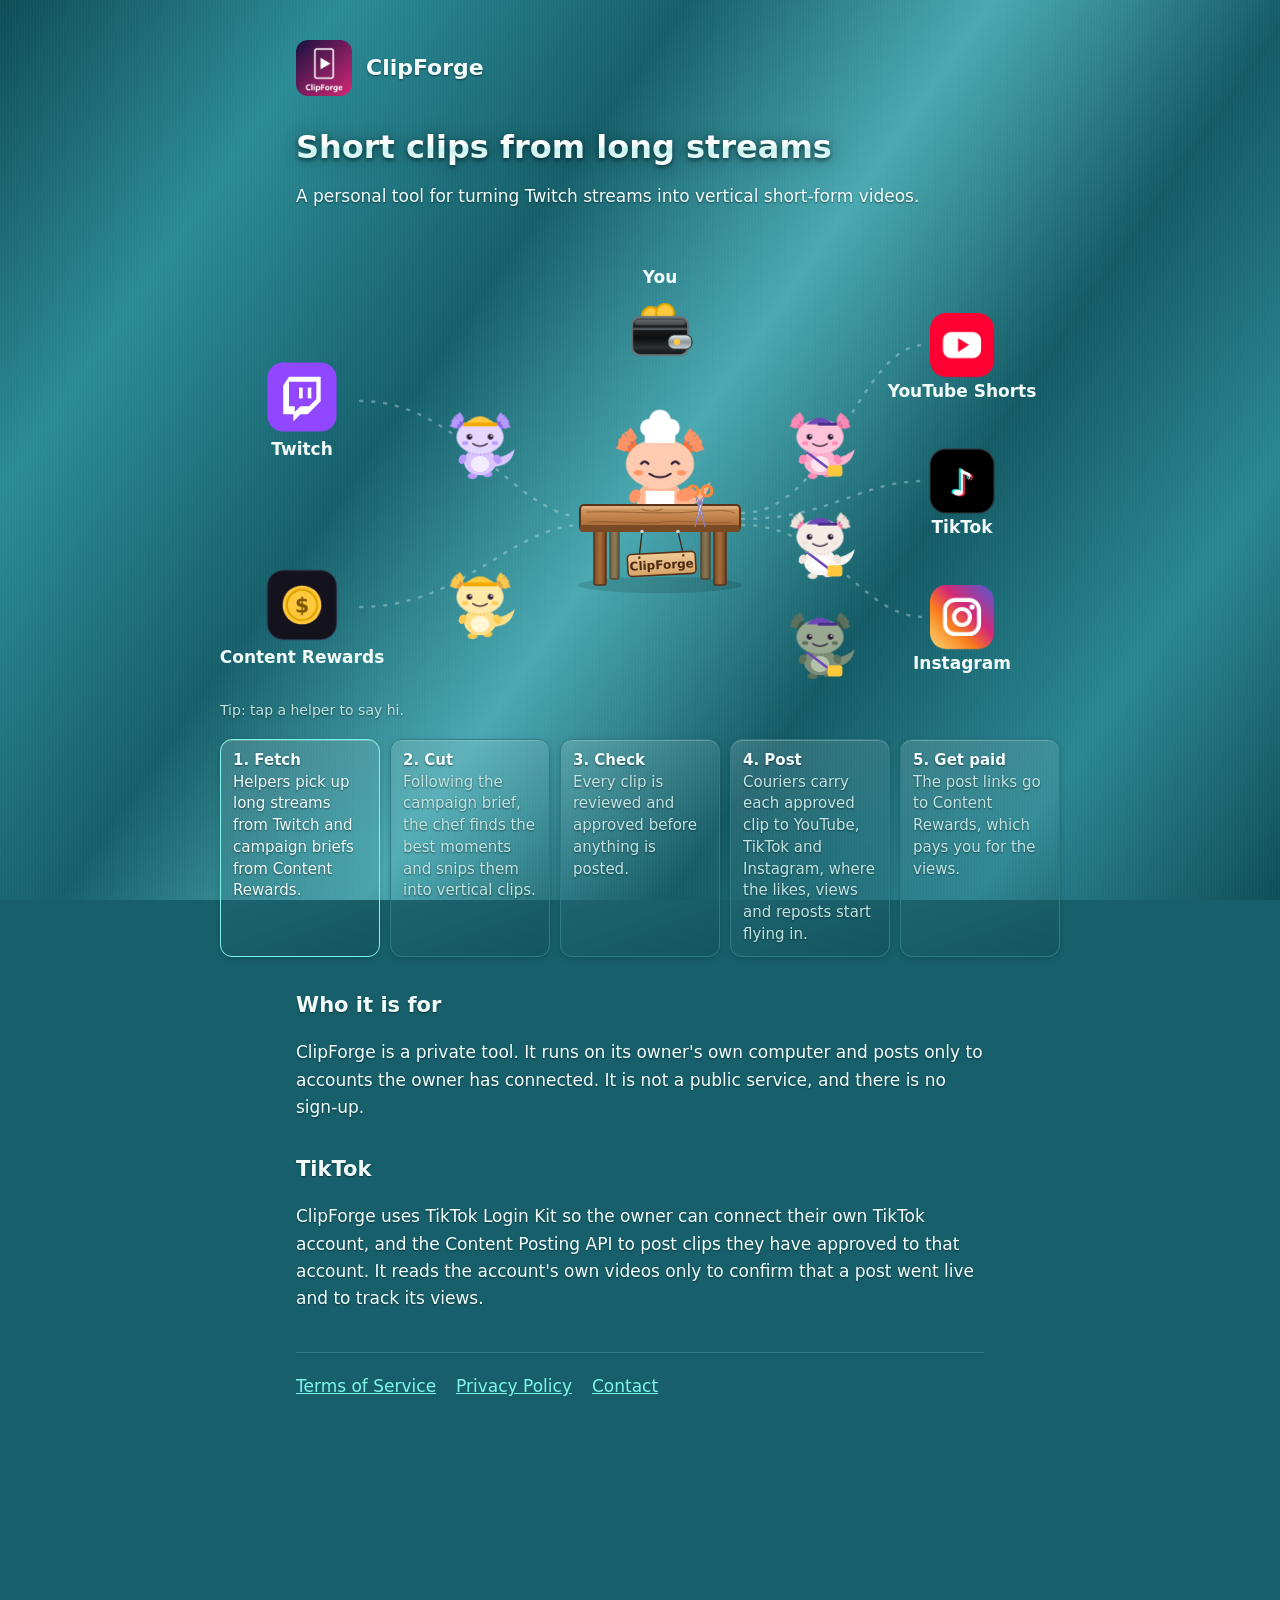
<file: index.html>
<!doctype html>
<html lang="en">
<head>
  <meta charset="utf-8">
  <meta name="viewport" content="width=device-width, initial-scale=1">
  <title>ClipForge</title>
  <meta http-equiv="refresh" content="0; url=clipforge/">
  <link rel="canonical" href="clipforge/">
</head>
<body>
  <p><a href="clipforge/">ClipForge</a></p>
</body>
</html>
</file>
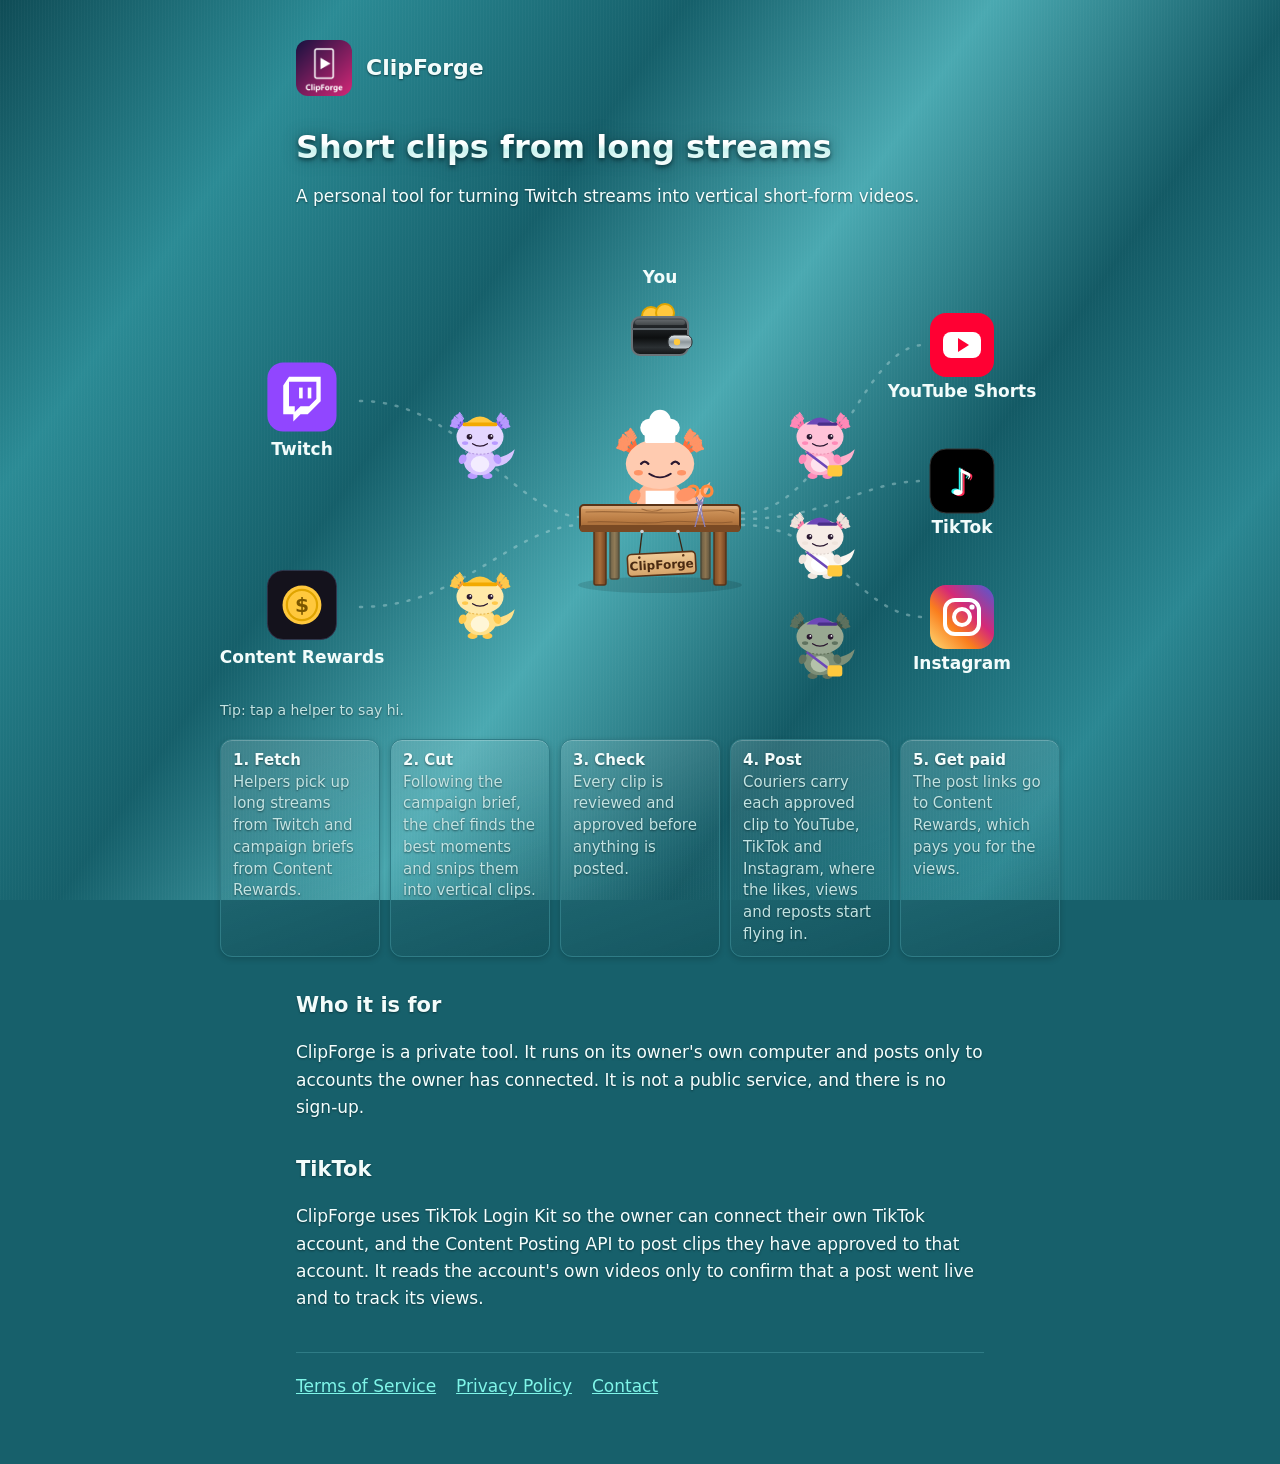
<file: clipforge/index.html>
<!doctype html>
<html lang="en">
<head>
  <meta charset="utf-8">
  <meta name="viewport" content="width=device-width, initial-scale=1">
  <title>ClipForge</title>
  <meta name="description" content="ClipForge turns long Twitch streams into short vertical clips and posts them to the creator's own accounts.">
  <link rel="icon" href="icon.png">
  <link rel="stylesheet" href="style.css?v=18">
  <link rel="stylesheet" href="flow.css?v=10">
  <link rel="stylesheet" href="flow-mobile.css?v=8">
  <script src="flow.js?v=9" defer></script>
</head>
<body>
<main>
  <header><img src="icon.png" alt=""><a href="./">ClipForge</a></header>

  <h1>Short clips from long streams</h1>
  <p class="muted">A personal tool for turning Twitch streams into vertical short-form videos.</p>

  <div class="flow">
    <svg class="scene-d" viewBox="-70 -50 840 450" aria-labelledby="cfTitle cfDesc">
      <title id="cfTitle">How ClipForge works</title>
      <desc id="cfDesc">One little helper fetches a long stream from Twitch, another fetches a campaign brief from Content Rewards, and both carry them to the chef. Following the brief, the chef snips the stream into short vertical clips with scissors, each clip gets a check mark, and three couriers carry the clips to YouTube Shorts, TikTok and Instagram, where likes, views and reposts float up. Finally the post links fly back to Content Rewards, and the gold coins it pays out drop into your wallet.</desc>
      <defs>
        <linearGradient id="cfPink" x1="0" y1="0" x2="1" y2="1"><stop offset="0" stop-color="#f06aa8"/><stop offset="1" stop-color="#b8246f"/></linearGradient>
        <linearGradient id="cfPurple" x1="0" y1="0" x2="1" y2="1"><stop offset="0" stop-color="#9a78e0"/><stop offset="1" stop-color="#5a33a3"/></linearGradient>
        <linearGradient id="cfClip" x1="0" y1="0" x2="1" y2="1"><stop offset="0" stop-color="#3b1450"/><stop offset="1" stop-color="#d0287a"/></linearGradient>
        <linearGradient id="cfTable" x1="0" y1="0" x2="0" y2="1"><stop offset="0" stop-color="#bff3ef"/><stop offset=".18" stop-color="#4fb3ba"/><stop offset=".5" stop-color="#1d7882"/><stop offset=".78" stop-color="#3a9aa3"/><stop offset="1" stop-color="#145c66"/></linearGradient>
        <linearGradient id="cfInsta" x1="0" y1="1" x2="1" y2="0"><stop offset="0" stop-color="#feda75"/><stop offset=".35" stop-color="#fa7e1e"/><stop offset=".6" stop-color="#d62976"/><stop offset="1" stop-color="#4f5bd5"/></linearGradient>
        <linearGradient id="cfScreen" x1="0" y1="0" x2="1" y2="1"><stop offset="0" stop-color="#5b3aa8"/><stop offset="1" stop-color="#d0287a"/></linearGradient>
        <linearGradient id="cfWallet" x1="0" y1="0" x2="0" y2="1"><stop offset="0" stop-color="#5a6166"/><stop offset=".22" stop-color="#23272a"/><stop offset=".55" stop-color="#0d0f10"/><stop offset=".8" stop-color="#2b3033"/><stop offset="1" stop-color="#121415"/></linearGradient><linearGradient id="cfWalletClasp" x1="0" y1="0" x2="0" y2="1"><stop offset="0" stop-color="#e8eef0"/><stop offset=".5" stop-color="#8d979c"/><stop offset="1" stop-color="#c9d2d6"/></linearGradient>
        <linearGradient id="cfWood" x1="0" y1="0" x2="0" y2="1"><stop offset="0" stop-color="#d9a066"/><stop offset=".6" stop-color="#b87a42"/><stop offset="1" stop-color="#9a6232"/></linearGradient><linearGradient id="cfLeg" x1="0" y1="0" x2="1" y2="0"><stop offset="0" stop-color="#7a4a24"/><stop offset=".5" stop-color="#a86d3a"/><stop offset="1" stop-color="#6e4120"/></linearGradient><linearGradient id="cfSign" x1="0" y1="0" x2="0" y2="1"><stop offset="0" stop-color="#f0cc98"/><stop offset="1" stop-color="#d6a46a"/></linearGradient>
        <clipPath id="cfBoard"><rect x="294" y="216" width="152" height="20"/></clipPath>
      </defs>

      <!-- routes -->
      <path class="route" d="M70 112 C170 112 220 220 288 228"/>
      <path class="route" d="M70 318 C170 318 220 240 288 236"/>
      <path class="route" d="M452 224 C540 224 570 56 634 56"/>
      <path class="route" d="M452 230 C540 230 570 192 634 192"/>
      <path class="route" d="M452 236 C540 236 570 328 634 328"/>

      <!-- sources -->
      <g transform="translate(-22.6 73.4) scale(.72)">
        <rect width="96" height="96" rx="22" fill="#9146ff"/>
        <path d="M30 20 L22 32 V72 H36 V82 L46 72 H56 L74 54 V20 Z" fill="#fff"/>
        <path d="M30 27 H68 V51 L58 61 H46 L38 69 V61 H30 Z" fill="#9146ff"/>
        <rect x="44" y="35" width="5" height="15" fill="#fff"/><rect x="56" y="35" width="5" height="15" fill="#fff"/>
      </g>
      <text class="lbl" x="12" y="166">Twitch</text>
      <g transform="translate(-22.6 281.4) scale(.72)"><g class="anim crpop">
        <rect width="96" height="96" rx="22" fill="#14121c" stroke="#3a3550"/>
        <circle cx="48" cy="48" r="27" fill="#ffc83d"/><circle cx="48" cy="48" r="21" fill="none" stroke="#e0a400" stroke-width="3"/>
        <text x="48" y="58" text-anchor="middle" font-size="28" font-weight="800" fill="#7a5600" font-family="system-ui, sans-serif">$</text>
      </g></g>
      <text class="lbl" x="12" y="374">Content Rewards</text>
      <g transform="translate(-2 264)"><g class="anim coin1" opacity="0"><circle r="11" fill="#ffc83d" stroke="#e0a400" stroke-width="2"/><text y="4.5" text-anchor="middle" font-size="13" font-weight="900" fill="#7a5600" font-family="system-ui, sans-serif">$</text></g></g>
      <g transform="translate(18 264)"><g class="anim coin2" opacity="0"><circle r="11" fill="#ffc83d" stroke="#e0a400" stroke-width="2"/><text y="4.5" text-anchor="middle" font-size="13" font-weight="900" fill="#7a5600" font-family="system-ui, sans-serif">$</text></g></g>
      <g transform="translate(32 264)"><g class="anim coin3" opacity="0"><circle r="11" fill="#ffc83d" stroke="#e0a400" stroke-width="2"/><text y="4.5" text-anchor="middle" font-size="13" font-weight="900" fill="#7a5600" font-family="system-ui, sans-serif">$</text></g></g>
      <!-- your wallet: the payout lands with you -->
      <g transform="translate(370 46)"><g class="anim walletpop"><circle cx="-9" cy="-19" r="9" fill="#ffc83d" stroke="#e0a400" stroke-width="2"/><circle cx="5" cy="-22" r="9" fill="#ffc83d" stroke="#e0a400" stroke-width="2"/><rect x="-28" y="-18" width="56" height="38" rx="8" fill="url(#cfWallet)" stroke="#6b7378" stroke-width="2"/><rect x="-25" y="-15" width="50" height="5" rx="2.5" fill="#ffffff" opacity=".14"/><path d="M-28 -6 H28" stroke="#5c6469" stroke-width="2"/><rect x="8" y="0" width="24" height="14" rx="6" fill="url(#cfWalletClasp)" stroke="#2a2e31" stroke-width="1"/><circle cx="17" cy="7" r="3.2" fill="#ffc83d"/></g></g>
      <text class="lbl" x="370" y="-6">You</text>

      <!-- destinations -->
      <g transform="translate(640 24)"><g class="anim tile-pop tile1"><rect width="64" height="64" rx="16" fill="#ff0033"/><rect x="13" y="19" width="38" height="26" rx="8" fill="#fff"/><path d="M28 25 L39 32 L28 39 Z" fill="#ff0033"/></g></g>
      <text class="lbl" x="672" y="108">YouTube Shorts</text>
      <g transform="translate(666 26)"><g class="anim pop rx1-0" opacity="0"><circle r="11" fill="#ff3b6b" stroke="#fff" stroke-width="1.5"/><path d="M0 4.5 C-6.5 -0.5 -7.5 -6 -3.6 -7 C-1.6 -7.5 0 -5.8 0 -4.6 C0 -5.8 1.6 -7.5 3.6 -7 C7.5 -6 6.5 -0.5 0 4.5 Z" fill="#fff"/></g></g>
      <g transform="translate(682 26)"><g class="anim pop rx1-1" opacity="0"><circle r="11" fill="#6d48b8" stroke="#fff" stroke-width="1.5"/><path d="M-3 -5.5 L5.5 0 L-3 5.5 Z" fill="#fff"/></g></g>
      <g transform="translate(658 26)"><g class="anim pop rx1-2" opacity="0"><circle r="11" fill="#ff3b6b" stroke="#fff" stroke-width="1.5"/><path d="M0 4.5 C-6.5 -0.5 -7.5 -6 -3.6 -7 C-1.6 -7.5 0 -5.8 0 -4.6 C0 -5.8 1.6 -7.5 3.6 -7 C7.5 -6 6.5 -0.5 0 4.5 Z" fill="#fff"/></g></g>
      <g transform="translate(676 26)"><g class="anim pop rx1-3" opacity="0"><circle r="11" fill="#22b573" stroke="#fff" stroke-width="1.5"/><path d="M-5 -1 V-3 H3 M1 -5.5 L3.8 -3 L1 -0.5 M5 1 V3 H-3 M-1 5.5 L-3.8 3 L-1 0.5" stroke="#fff" stroke-width="1.8" fill="none" stroke-linecap="round" stroke-linejoin="round"/></g></g>
      <g transform="translate(686 26)"><g class="anim pop rx1-4" opacity="0"><circle r="11" fill="#ff3b6b" stroke="#fff" stroke-width="1.5"/><path d="M0 4.5 C-6.5 -0.5 -7.5 -6 -3.6 -7 C-1.6 -7.5 0 -5.8 0 -4.6 C0 -5.8 1.6 -7.5 3.6 -7 C7.5 -6 6.5 -0.5 0 4.5 Z" fill="#fff"/></g></g>
      <g transform="translate(662 26)"><g class="anim pop rx1-5" opacity="0"><circle r="11" fill="#6d48b8" stroke="#fff" stroke-width="1.5"/><path d="M-3 -5.5 L5.5 0 L-3 5.5 Z" fill="#fff"/></g></g>
      <g transform="translate(670 26)"><g class="anim pop rx1-6" opacity="0"><circle r="11" fill="#22b573" stroke="#fff" stroke-width="1.5"/><path d="M-5 -1 V-3 H3 M1 -5.5 L3.8 -3 L1 -0.5 M5 1 V3 H-3 M-1 5.5 L-3.8 3 L-1 0.5" stroke="#fff" stroke-width="1.8" fill="none" stroke-linecap="round" stroke-linejoin="round"/></g></g>
      <g transform="translate(680 26)"><g class="anim pop rx1-7" opacity="0"><circle r="11" fill="#ff3b6b" stroke="#fff" stroke-width="1.5"/><path d="M0 4.5 C-6.5 -0.5 -7.5 -6 -3.6 -7 C-1.6 -7.5 0 -5.8 0 -4.6 C0 -5.8 1.6 -7.5 3.6 -7 C7.5 -6 6.5 -0.5 0 4.5 Z" fill="#fff"/></g></g>
      <g transform="translate(640 160)"><g class="anim tile-pop tile2"><rect width="64" height="64" rx="16" fill="#000" stroke="#333"/><g font-family="system-ui, sans-serif" font-size="36" font-weight="800" text-anchor="middle"><text x="30" y="45" fill="#25f4ee">&#9834;</text><text x="34" y="47" fill="#fe2c55">&#9834;</text><text x="32" y="46" fill="#fff">&#9834;</text></g></g></g>
      <text class="lbl" x="672" y="244">TikTok</text>
      <g transform="translate(666 162)"><g class="anim pop rx2-0" opacity="0"><circle r="11" fill="#ff3b6b" stroke="#fff" stroke-width="1.5"/><path d="M0 4.5 C-6.5 -0.5 -7.5 -6 -3.6 -7 C-1.6 -7.5 0 -5.8 0 -4.6 C0 -5.8 1.6 -7.5 3.6 -7 C7.5 -6 6.5 -0.5 0 4.5 Z" fill="#fff"/></g></g>
      <g transform="translate(682 162)"><g class="anim pop rx2-1" opacity="0"><circle r="11" fill="#6d48b8" stroke="#fff" stroke-width="1.5"/><path d="M-3 -5.5 L5.5 0 L-3 5.5 Z" fill="#fff"/></g></g>
      <g transform="translate(658 162)"><g class="anim pop rx2-2" opacity="0"><circle r="11" fill="#ff3b6b" stroke="#fff" stroke-width="1.5"/><path d="M0 4.5 C-6.5 -0.5 -7.5 -6 -3.6 -7 C-1.6 -7.5 0 -5.8 0 -4.6 C0 -5.8 1.6 -7.5 3.6 -7 C7.5 -6 6.5 -0.5 0 4.5 Z" fill="#fff"/></g></g>
      <g transform="translate(676 162)"><g class="anim pop rx2-3" opacity="0"><circle r="11" fill="#22b573" stroke="#fff" stroke-width="1.5"/><path d="M-5 -1 V-3 H3 M1 -5.5 L3.8 -3 L1 -0.5 M5 1 V3 H-3 M-1 5.5 L-3.8 3 L-1 0.5" stroke="#fff" stroke-width="1.8" fill="none" stroke-linecap="round" stroke-linejoin="round"/></g></g>
      <g transform="translate(686 162)"><g class="anim pop rx2-4" opacity="0"><circle r="11" fill="#ff3b6b" stroke="#fff" stroke-width="1.5"/><path d="M0 4.5 C-6.5 -0.5 -7.5 -6 -3.6 -7 C-1.6 -7.5 0 -5.8 0 -4.6 C0 -5.8 1.6 -7.5 3.6 -7 C7.5 -6 6.5 -0.5 0 4.5 Z" fill="#fff"/></g></g>
      <g transform="translate(662 162)"><g class="anim pop rx2-5" opacity="0"><circle r="11" fill="#6d48b8" stroke="#fff" stroke-width="1.5"/><path d="M-3 -5.5 L5.5 0 L-3 5.5 Z" fill="#fff"/></g></g>
      <g transform="translate(670 162)"><g class="anim pop rx2-6" opacity="0"><circle r="11" fill="#22b573" stroke="#fff" stroke-width="1.5"/><path d="M-5 -1 V-3 H3 M1 -5.5 L3.8 -3 L1 -0.5 M5 1 V3 H-3 M-1 5.5 L-3.8 3 L-1 0.5" stroke="#fff" stroke-width="1.8" fill="none" stroke-linecap="round" stroke-linejoin="round"/></g></g>
      <g transform="translate(680 162)"><g class="anim pop rx2-7" opacity="0"><circle r="11" fill="#ff3b6b" stroke="#fff" stroke-width="1.5"/><path d="M0 4.5 C-6.5 -0.5 -7.5 -6 -3.6 -7 C-1.6 -7.5 0 -5.8 0 -4.6 C0 -5.8 1.6 -7.5 3.6 -7 C7.5 -6 6.5 -0.5 0 4.5 Z" fill="#fff"/></g></g>
      <g transform="translate(640 296)"><g class="anim tile-pop tile3"><rect width="64" height="64" rx="16" fill="url(#cfInsta)"/><rect x="15" y="15" width="34" height="34" rx="10" fill="none" stroke="#fff" stroke-width="4"/><circle cx="32" cy="32" r="8" fill="none" stroke="#fff" stroke-width="4"/><circle cx="42" cy="22" r="2.6" fill="#fff"/></g></g>
      <text class="lbl" x="672" y="380">Instagram</text>
      <g transform="translate(666 298)"><g class="anim pop rx3-0" opacity="0"><circle r="11" fill="#ff3b6b" stroke="#fff" stroke-width="1.5"/><path d="M0 4.5 C-6.5 -0.5 -7.5 -6 -3.6 -7 C-1.6 -7.5 0 -5.8 0 -4.6 C0 -5.8 1.6 -7.5 3.6 -7 C7.5 -6 6.5 -0.5 0 4.5 Z" fill="#fff"/></g></g>
      <g transform="translate(682 298)"><g class="anim pop rx3-1" opacity="0"><circle r="11" fill="#6d48b8" stroke="#fff" stroke-width="1.5"/><path d="M-3 -5.5 L5.5 0 L-3 5.5 Z" fill="#fff"/></g></g>
      <g transform="translate(658 298)"><g class="anim pop rx3-2" opacity="0"><circle r="11" fill="#ff3b6b" stroke="#fff" stroke-width="1.5"/><path d="M0 4.5 C-6.5 -0.5 -7.5 -6 -3.6 -7 C-1.6 -7.5 0 -5.8 0 -4.6 C0 -5.8 1.6 -7.5 3.6 -7 C7.5 -6 6.5 -0.5 0 4.5 Z" fill="#fff"/></g></g>
      <g transform="translate(676 298)"><g class="anim pop rx3-3" opacity="0"><circle r="11" fill="#22b573" stroke="#fff" stroke-width="1.5"/><path d="M-5 -1 V-3 H3 M1 -5.5 L3.8 -3 L1 -0.5 M5 1 V3 H-3 M-1 5.5 L-3.8 3 L-1 0.5" stroke="#fff" stroke-width="1.8" fill="none" stroke-linecap="round" stroke-linejoin="round"/></g></g>
      <g transform="translate(686 298)"><g class="anim pop rx3-4" opacity="0"><circle r="11" fill="#ff3b6b" stroke="#fff" stroke-width="1.5"/><path d="M0 4.5 C-6.5 -0.5 -7.5 -6 -3.6 -7 C-1.6 -7.5 0 -5.8 0 -4.6 C0 -5.8 1.6 -7.5 3.6 -7 C7.5 -6 6.5 -0.5 0 4.5 Z" fill="#fff"/></g></g>
      <g transform="translate(662 298)"><g class="anim pop rx3-5" opacity="0"><circle r="11" fill="#6d48b8" stroke="#fff" stroke-width="1.5"/><path d="M-3 -5.5 L5.5 0 L-3 5.5 Z" fill="#fff"/></g></g>
      <g transform="translate(670 298)"><g class="anim pop rx3-6" opacity="0"><circle r="11" fill="#22b573" stroke="#fff" stroke-width="1.5"/><path d="M-5 -1 V-3 H3 M1 -5.5 L3.8 -3 L1 -0.5 M5 1 V3 H-3 M-1 5.5 L-3.8 3 L-1 0.5" stroke="#fff" stroke-width="1.8" fill="none" stroke-linecap="round" stroke-linejoin="round"/></g></g>
      <g transform="translate(680 298)"><g class="anim pop rx3-7" opacity="0"><circle r="11" fill="#ff3b6b" stroke="#fff" stroke-width="1.5"/><path d="M0 4.5 C-6.5 -0.5 -7.5 -6 -3.6 -7 C-1.6 -7.5 0 -5.8 0 -4.6 C0 -5.8 1.6 -7.5 3.6 -7 C7.5 -6 6.5 -0.5 0 4.5 Z" fill="#fff"/></g></g>

      <!-- the chef behind the cutting table -->
      <ellipse cx="370" cy="296" rx="82" ry="8" fill="#000" opacity=".12"/>
      <g transform="translate(370 236)"><g class="anim hopK">
        <g class="m" data-role="chef" tabindex="0" role="button" aria-label="Chef helper, tap to say hi"><g class="poke">
          <g class="bob"><g transform="scale(.9)"><g class="anim squashK">
            <path d="M16 -20 Q50 -18 56 -48 Q44 -36 18 -32 Z" fill="#ffb894"/>
            <ellipse cx="0" cy="-28" rx="26" ry="22" fill="#ffb894"/>
            <path d="M-16 -38 H16 V-12 Q0 -6 -16 -12 Z" fill="#fff"/>
            <ellipse cx="-28" cy="-32" rx="6" ry="8" transform="rotate(25 -28 -32)" fill="#ff9466"/>
            <g><path d="M-27 -86 Q-30 -97 -35 -103" stroke="#ff6f3c" stroke-width="4.5" stroke-linecap="round" fill="none"/><line x1="-29.7" y1="-94.0" x2="-26.8" y2="-97.4" stroke="#ff9466" stroke-width="2.4" stroke-linecap="round"/><line x1="-29.7" y1="-94.0" x2="-33.3" y2="-94.7" stroke="#ff9466" stroke-width="2.4" stroke-linecap="round"/><line x1="-30.7" y1="-96.1" x2="-27.9" y2="-99.6" stroke="#ff9466" stroke-width="2.4" stroke-linecap="round"/><line x1="-30.7" y1="-96.1" x2="-34.2" y2="-96.6" stroke="#ff9466" stroke-width="2.4" stroke-linecap="round"/><line x1="-31.7" y1="-98.0" x2="-29.1" y2="-101.7" stroke="#ff9466" stroke-width="2.4" stroke-linecap="round"/><line x1="-31.7" y1="-98.0" x2="-35.3" y2="-98.3" stroke="#ff9466" stroke-width="2.4" stroke-linecap="round"/><line x1="-32.7" y1="-99.8" x2="-30.4" y2="-103.7" stroke="#ff9466" stroke-width="2.4" stroke-linecap="round"/><line x1="-32.7" y1="-99.8" x2="-36.3" y2="-99.9" stroke="#ff9466" stroke-width="2.4" stroke-linecap="round"/><line x1="-33.8" y1="-101.5" x2="-31.8" y2="-105.4" stroke="#ff9466" stroke-width="2.4" stroke-linecap="round"/><line x1="-33.8" y1="-101.5" x2="-37.4" y2="-101.4" stroke="#ff9466" stroke-width="2.4" stroke-linecap="round"/><line x1="-34.7" y1="-102.6" x2="-32.8" y2="-106.7" stroke="#ff9466" stroke-width="2.4" stroke-linecap="round"/><line x1="-34.7" y1="-102.6" x2="-38.3" y2="-102.3" stroke="#ff9466" stroke-width="2.4" stroke-linecap="round"/><path d="M-29 -84 Q-36 -92 -42 -96" stroke="#ff6f3c" stroke-width="4.5" stroke-linecap="round" fill="none"/><line x1="-34.4" y1="-89.8" x2="-33.1" y2="-94.0" stroke="#ff9466" stroke-width="2.4" stroke-linecap="round"/><line x1="-34.4" y1="-89.8" x2="-38.0" y2="-89.0" stroke="#ff9466" stroke-width="2.4" stroke-linecap="round"/><line x1="-36.0" y1="-91.2" x2="-34.8" y2="-95.5" stroke="#ff9466" stroke-width="2.4" stroke-linecap="round"/><line x1="-36.0" y1="-91.2" x2="-39.5" y2="-90.4" stroke="#ff9466" stroke-width="2.4" stroke-linecap="round"/><line x1="-37.6" y1="-92.6" x2="-36.5" y2="-96.9" stroke="#ff9466" stroke-width="2.4" stroke-linecap="round"/><line x1="-37.6" y1="-92.6" x2="-41.0" y2="-91.6" stroke="#ff9466" stroke-width="2.4" stroke-linecap="round"/><line x1="-39.1" y1="-93.8" x2="-38.1" y2="-98.2" stroke="#ff9466" stroke-width="2.4" stroke-linecap="round"/><line x1="-39.1" y1="-93.8" x2="-42.5" y2="-92.7" stroke="#ff9466" stroke-width="2.4" stroke-linecap="round"/><line x1="-40.5" y1="-95.0" x2="-39.8" y2="-99.4" stroke="#ff9466" stroke-width="2.4" stroke-linecap="round"/><line x1="-40.5" y1="-95.0" x2="-43.9" y2="-93.7" stroke="#ff9466" stroke-width="2.4" stroke-linecap="round"/><line x1="-41.6" y1="-95.8" x2="-41.0" y2="-100.2" stroke="#ff9466" stroke-width="2.4" stroke-linecap="round"/><line x1="-41.6" y1="-95.8" x2="-45.0" y2="-94.4" stroke="#ff9466" stroke-width="2.4" stroke-linecap="round"/><path d="M-31 -81 Q-39 -86 -45 -88" stroke="#ff6f3c" stroke-width="4.5" stroke-linecap="round" fill="none"/><line x1="-37.1" y1="-84.5" x2="-37.0" y2="-89.0" stroke="#ff9466" stroke-width="2.4" stroke-linecap="round"/><line x1="-37.1" y1="-84.5" x2="-40.2" y2="-82.8" stroke="#ff9466" stroke-width="2.4" stroke-linecap="round"/><line x1="-38.8" y1="-85.4" x2="-38.8" y2="-89.9" stroke="#ff9466" stroke-width="2.4" stroke-linecap="round"/><line x1="-38.8" y1="-85.4" x2="-41.9" y2="-83.6" stroke="#ff9466" stroke-width="2.4" stroke-linecap="round"/><line x1="-40.4" y1="-86.2" x2="-40.6" y2="-90.6" stroke="#ff9466" stroke-width="2.4" stroke-linecap="round"/><line x1="-40.4" y1="-86.2" x2="-43.5" y2="-84.3" stroke="#ff9466" stroke-width="2.4" stroke-linecap="round"/><line x1="-42.0" y1="-86.9" x2="-42.3" y2="-91.3" stroke="#ff9466" stroke-width="2.4" stroke-linecap="round"/><line x1="-42.0" y1="-86.9" x2="-45.0" y2="-84.9" stroke="#ff9466" stroke-width="2.4" stroke-linecap="round"/><line x1="-43.5" y1="-87.5" x2="-44.0" y2="-91.9" stroke="#ff9466" stroke-width="2.4" stroke-linecap="round"/><line x1="-43.5" y1="-87.5" x2="-46.5" y2="-85.4" stroke="#ff9466" stroke-width="2.4" stroke-linecap="round"/><line x1="-44.6" y1="-87.9" x2="-45.2" y2="-92.3" stroke="#ff9466" stroke-width="2.4" stroke-linecap="round"/><line x1="-44.6" y1="-87.9" x2="-47.5" y2="-85.7" stroke="#ff9466" stroke-width="2.4" stroke-linecap="round"/><path d="M27 -86 Q30 -97 35 -103" stroke="#ff6f3c" stroke-width="4.5" stroke-linecap="round" fill="none"/><line x1="29.7" y1="-94.0" x2="34.2" y2="-94.3" stroke="#ff9466" stroke-width="2.4" stroke-linecap="round"/><line x1="29.7" y1="-94.0" x2="27.7" y2="-97.0" stroke="#ff9466" stroke-width="2.4" stroke-linecap="round"/><line x1="30.7" y1="-96.1" x2="35.1" y2="-96.2" stroke="#ff9466" stroke-width="2.4" stroke-linecap="round"/><line x1="30.7" y1="-96.1" x2="28.8" y2="-99.2" stroke="#ff9466" stroke-width="2.4" stroke-linecap="round"/><line x1="31.7" y1="-98.0" x2="36.1" y2="-97.9" stroke="#ff9466" stroke-width="2.4" stroke-linecap="round"/><line x1="31.7" y1="-98.0" x2="30.0" y2="-101.2" stroke="#ff9466" stroke-width="2.4" stroke-linecap="round"/><line x1="32.7" y1="-99.8" x2="37.2" y2="-99.4" stroke="#ff9466" stroke-width="2.4" stroke-linecap="round"/><line x1="32.7" y1="-99.8" x2="31.2" y2="-103.1" stroke="#ff9466" stroke-width="2.4" stroke-linecap="round"/><line x1="33.8" y1="-101.5" x2="38.2" y2="-100.8" stroke="#ff9466" stroke-width="2.4" stroke-linecap="round"/><line x1="33.8" y1="-101.5" x2="32.6" y2="-104.9" stroke="#ff9466" stroke-width="2.4" stroke-linecap="round"/><line x1="34.7" y1="-102.6" x2="39.1" y2="-101.7" stroke="#ff9466" stroke-width="2.4" stroke-linecap="round"/><line x1="34.7" y1="-102.6" x2="33.6" y2="-106.1" stroke="#ff9466" stroke-width="2.4" stroke-linecap="round"/><path d="M29 -84 Q36 -92 42 -96" stroke="#ff6f3c" stroke-width="4.5" stroke-linecap="round" fill="none"/><line x1="34.4" y1="-89.8" x2="38.7" y2="-88.3" stroke="#ff9466" stroke-width="2.4" stroke-linecap="round"/><line x1="34.4" y1="-89.8" x2="33.8" y2="-93.3" stroke="#ff9466" stroke-width="2.4" stroke-linecap="round"/><line x1="36.0" y1="-91.2" x2="40.2" y2="-89.6" stroke="#ff9466" stroke-width="2.4" stroke-linecap="round"/><line x1="36.0" y1="-91.2" x2="35.5" y2="-94.8" stroke="#ff9466" stroke-width="2.4" stroke-linecap="round"/><line x1="37.6" y1="-92.6" x2="41.7" y2="-90.9" stroke="#ff9466" stroke-width="2.4" stroke-linecap="round"/><line x1="37.6" y1="-92.6" x2="37.1" y2="-96.2" stroke="#ff9466" stroke-width="2.4" stroke-linecap="round"/><line x1="39.1" y1="-93.8" x2="43.1" y2="-92.0" stroke="#ff9466" stroke-width="2.4" stroke-linecap="round"/><line x1="39.1" y1="-93.8" x2="38.8" y2="-97.4" stroke="#ff9466" stroke-width="2.4" stroke-linecap="round"/><line x1="40.5" y1="-95.0" x2="44.5" y2="-92.9" stroke="#ff9466" stroke-width="2.4" stroke-linecap="round"/><line x1="40.5" y1="-95.0" x2="40.4" y2="-98.6" stroke="#ff9466" stroke-width="2.4" stroke-linecap="round"/><line x1="41.6" y1="-95.8" x2="45.5" y2="-93.6" stroke="#ff9466" stroke-width="2.4" stroke-linecap="round"/><line x1="41.6" y1="-95.8" x2="41.6" y2="-99.4" stroke="#ff9466" stroke-width="2.4" stroke-linecap="round"/><path d="M31 -81 Q39 -86 45 -88" stroke="#ff6f3c" stroke-width="4.5" stroke-linecap="round" fill="none"/><line x1="37.1" y1="-84.5" x2="40.7" y2="-81.9" stroke="#ff9466" stroke-width="2.4" stroke-linecap="round"/><line x1="37.1" y1="-84.5" x2="37.4" y2="-88.1" stroke="#ff9466" stroke-width="2.4" stroke-linecap="round"/><line x1="38.8" y1="-85.4" x2="42.3" y2="-82.7" stroke="#ff9466" stroke-width="2.4" stroke-linecap="round"/><line x1="38.8" y1="-85.4" x2="39.2" y2="-89.0" stroke="#ff9466" stroke-width="2.4" stroke-linecap="round"/><line x1="40.4" y1="-86.2" x2="43.9" y2="-83.4" stroke="#ff9466" stroke-width="2.4" stroke-linecap="round"/><line x1="40.4" y1="-86.2" x2="41.0" y2="-89.7" stroke="#ff9466" stroke-width="2.4" stroke-linecap="round"/><line x1="42.0" y1="-86.9" x2="45.4" y2="-84.0" stroke="#ff9466" stroke-width="2.4" stroke-linecap="round"/><line x1="42.0" y1="-86.9" x2="42.7" y2="-90.4" stroke="#ff9466" stroke-width="2.4" stroke-linecap="round"/><line x1="43.5" y1="-87.5" x2="46.8" y2="-84.4" stroke="#ff9466" stroke-width="2.4" stroke-linecap="round"/><line x1="43.5" y1="-87.5" x2="44.3" y2="-91.0" stroke="#ff9466" stroke-width="2.4" stroke-linecap="round"/><line x1="44.6" y1="-87.9" x2="47.8" y2="-84.7" stroke="#ff9466" stroke-width="2.4" stroke-linecap="round"/><line x1="44.6" y1="-87.9" x2="45.6" y2="-91.4" stroke="#ff9466" stroke-width="2.4" stroke-linecap="round"/></g>
            <ellipse cx="0" cy="-68" rx="38" ry="28" fill="#ffcbb0"/>
            <g class="eyes" style="animation-delay:1.3s"><g class="anim lookK"><path d="M-21 -68 Q-17 -73 -13 -68 M13 -68 Q17 -73 21 -68" stroke="#2a1830" stroke-width="2.6" fill="none" stroke-linecap="round"/></g></g><ellipse cx="-24" cy="-58" rx="5" ry="3" fill="#ff9466"/><ellipse cx="24" cy="-58" rx="5" ry="3" fill="#ff9466"/><path d="M-12 -57 Q0 -49 12 -57" stroke="#2a1830" stroke-width="2" fill="none" stroke-linecap="round"/>
            <ellipse class="anim tongueK" cx="3" cy="-52" rx="3" ry="2.6" fill="#ff5c8a" opacity="0"/>
            <g class="anim hatK">
              <rect x="-17" y="-108" width="34" height="17" rx="3" fill="#fff"/>
              <circle cx="-12" cy="-108" r="10" fill="#fff"/><circle cx="12" cy="-108" r="10" fill="#fff"/><circle cx="0" cy="-116" r="12" fill="#fff"/>
            </g>
          </g></g></g>
          <g class="say"><rect x="-44" y="-150" width="88" height="26" rx="13"/><path d="M-5 -124.5 L0 -117 L5 -124.5"/><text y="-132"></text></g>
        </g></g>
      </g></g>
      <!-- wooden table: legs, plank top with grain, front edge -->
      <g fill="url(#cfLeg)" stroke="#5a3418" stroke-width="1.5">
        <rect x="320" y="240" width="9" height="50" rx="2" opacity=".75"/><rect x="411" y="240" width="9" height="50" rx="2" opacity=".75"/>
        <rect x="304" y="240" width="12" height="56" rx="2"/><rect x="424" y="240" width="12" height="56" rx="2"/>
      </g>
      <rect x="290" y="216" width="160" height="26" rx="4" fill="url(#cfWood)" stroke="#5a3418" stroke-width="2"/>
      <g fill="none" stroke="#7a4a24" stroke-width="1.2" opacity=".55" stroke-linecap="round">
        <path d="M296 223 C330 221 360 226 400 223 S440 222 444 224"/>
        <path d="M298 233 C320 231 350 236 372 233 C392 230 420 236 442 233"/>
        <path d="M352 220 c6 3 14 3 20 0"/>
      </g>
      <rect x="290" y="236" width="160" height="7" rx="3" fill="#7a4a24"/>
      <rect x="292" y="217" width="156" height="3" rx="1.5" fill="#fff" opacity=".18"/>
      <g clip-path="url(#cfBoard)"><g class="anim strip" opacity="0">
        <rect x="321" y="229" width="150" height="5" rx="2.5" fill="#3a2412" opacity=".35"/>
        <rect x="320" y="219" width="150" height="12" rx="2" fill="#1b1530"/>
        <rect x="320" y="221.5" width="150" height="7" fill="#9146ff"/>
        <rect x="350" y="220" width="2" height="10" fill="#fff" opacity=".7"/><rect x="390" y="220" width="2" height="10" fill="#fff" opacity=".7"/><rect x="430" y="220" width="2" height="10" fill="#fff" opacity=".7"/>
      </g></g>
      <!-- small sign hanging from the table edge on two strings, a little tilted -->
      <g transform="rotate(-3 370 243)">
        <g stroke="#3a2412" stroke-width="1.3"><path d="M352 243 L348 266"/><path d="M388 243 L392 266"/></g>
        <rect x="336" y="264" width="68" height="22" rx="4" fill="url(#cfSign)" stroke="#5a3418" stroke-width="1.6"/>
        <circle cx="348" cy="267.5" r="1.3" fill="#5a3418"/><circle cx="392" cy="267.5" r="1.3" fill="#5a3418"/>
        <text x="370" y="280" text-anchor="middle" font-size="12" font-weight="800" fill="#4a2a12" font-family="system-ui, sans-serif">ClipForge</text>
      </g>
      <circle cx="352" cy="242.5" r="1.8" fill="#c9d2d6"/><circle cx="388" cy="242.5" r="1.8" fill="#c9d2d6"/>
      <!-- chef's right arm: shoulder at (396,192); hand grips the scissor handles -->
      <g transform="translate(392 207)"><g class="anim armK">
        <g transform="translate(18 7)"><g class="anim spinK">
          <g class="anim bladeL">
            <path d="M-5 -9 L0 0 L5 24 L-2 2 Z" fill="#e8e4f3" stroke="#8a7bb0" stroke-width="1"/>
            <circle cx="-7" cy="-12" r="5" fill="none" stroke="#ff8a3d" stroke-width="3.2"/>
          </g>
          <g class="anim bladeR">
            <path d="M5 -9 L0 0 L-5 24 L2 2 Z" fill="#f6f3fb" stroke="#8a7bb0" stroke-width="1"/>
            <circle cx="7" cy="-12" r="5" fill="none" stroke="#ff8a3d" stroke-width="3.2"/>
          </g>
          <circle r="2.2" fill="#8a7bb0"/>
          <!-- fist around the handles, with a thumb on top -->
          
        </g></g>
        <ellipse cx="4" cy="-1.5" rx="6.5" ry="10" transform="rotate(73 4 -1.5)" fill="#ff9466"/>
      </g></g>
      <g class="anim sparks" opacity="0">
        <g stroke="#ffc83d" stroke-width="3" stroke-linecap="round"><path d="M394 228 l-10 -6 M422 228 l10 -6 M394 240 l-10 4 M422 240 l10 4"/></g>
        <text x="438" y="206" font-size="15" font-weight="800" fill="#ffc83d" font-family="system-ui, sans-serif">snip!</text>
      </g>

      <!-- the campaign brief on a stand: the chef's recipe -->
      <g class="anim recipe" opacity="0"><g transform="translate(318 190) rotate(-8) scale(.62)">
        <path d="M-6 22 L-12 50 M6 22 L12 50" stroke="#8a7bb0" stroke-width="4" stroke-linecap="round"/>
        <rect x="-25" y="-21" width="50" height="44" rx="5" fill="#fff8e6" stroke="#ffc83d" stroke-width="2"/><rect x="-9" y="-25" width="18" height="7" rx="2" fill="#8a7bb0"/><path d="M-19 -11 l2.2 2.2 l4 -4.4" stroke="#22b573" stroke-width="2" fill="none" stroke-linecap="round"/><rect x="-10" y="-12.5" width="22" height="3.2" rx="1.6" fill="#c9c2da"/><path d="M-19 -3 l2.2 2.2 l4 -4.4" stroke="#22b573" stroke-width="2" fill="none" stroke-linecap="round"/><rect x="-10" y="-4.5" width="16" height="3.2" rx="1.6" fill="#c9c2da"/><path d="M-19 5 l2.2 2.2 l4 -4.4" stroke="#22b573" stroke-width="2" fill="none" stroke-linecap="round"/><rect x="-10" y="3.5" width="20" height="3.2" rx="1.6" fill="#c9c2da"/><circle cx="18" cy="-13" r="6.5" fill="#ffc83d" stroke="#e0a400" stroke-width="1.5"/><text x="18" y="-10" text-anchor="middle" font-size="8" font-weight="900" fill="#7a5600" font-family="system-ui, sans-serif">$</text><text x="0" y="19" text-anchor="middle" font-size="7.5" font-weight="800" fill="#b8246f" font-family="system-ui, sans-serif">$2 / 1K views</text>
      </g></g>

      <!-- clips leaving the table -->
      <g class="anim piece1" opacity="0"><rect x="443" y="210" width="20" height="32" rx="4" fill="url(#cfClip)" stroke="#fff" stroke-width="1.5"/><path d="M451 221 L457 226 L451 231 Z" fill="#fff"/><g class="anim check" opacity="0"><circle cx="463" cy="210" r="7" fill="#22b573" stroke="#fff" stroke-width="1.5"/><path d="M459.5 210 l2.5 2.5 l4.5 -5" stroke="#fff" stroke-width="2" fill="none" stroke-linecap="round"/></g></g>
      <g class="anim piece2" opacity="0"><rect x="443" y="210" width="20" height="32" rx="4" fill="url(#cfClip)" stroke="#fff" stroke-width="1.5"/><path d="M451 221 L457 226 L451 231 Z" fill="#fff"/><g class="anim check" opacity="0"><circle cx="463" cy="210" r="7" fill="#22b573" stroke="#fff" stroke-width="1.5"/><path d="M459.5 210 l2.5 2.5 l4.5 -5" stroke="#fff" stroke-width="2" fill="none" stroke-linecap="round"/></g></g>
      <g class="anim piece3" opacity="0"><rect x="443" y="210" width="20" height="32" rx="4" fill="url(#cfClip)" stroke="#fff" stroke-width="1.5"/><path d="M451 221 L457 226 L451 231 Z" fill="#fff"/><g class="anim check" opacity="0"><circle cx="463" cy="210" r="7" fill="#22b573" stroke="#fff" stroke-width="1.5"/><path d="M459.5 210 l2.5 2.5 l4.5 -5" stroke="#fff" stroke-width="2" fill="none" stroke-linecap="round"/></g></g>
      <g class="anim fly1" opacity="0"><rect x="443" y="210" width="20" height="32" rx="4" fill="url(#cfClip)" stroke="#fff" stroke-width="1.5"/><path d="M451 221 L457 226 L451 231 Z" fill="#fff"/><g class="anim check" opacity="0"><circle cx="463" cy="210" r="7" fill="#22b573" stroke="#fff" stroke-width="1.5"/><path d="M459.5 210 l2.5 2.5 l4.5 -5" stroke="#fff" stroke-width="2" fill="none" stroke-linecap="round"/></g></g>
      <g class="anim fly2" opacity="0"><rect x="443" y="210" width="20" height="32" rx="4" fill="url(#cfClip)" stroke="#fff" stroke-width="1.5"/><path d="M451 221 L457 226 L451 231 Z" fill="#fff"/><g class="anim check" opacity="0"><circle cx="463" cy="210" r="7" fill="#22b573" stroke="#fff" stroke-width="1.5"/><path d="M459.5 210 l2.5 2.5 l4.5 -5" stroke="#fff" stroke-width="2" fill="none" stroke-linecap="round"/></g></g>
      <g class="anim fly3" opacity="0"><rect x="443" y="210" width="20" height="32" rx="4" fill="url(#cfClip)" stroke="#fff" stroke-width="1.5"/><path d="M451 221 L457 226 L451 231 Z" fill="#fff"/><g class="anim check" opacity="0"><circle cx="463" cy="210" r="7" fill="#22b573" stroke="#fff" stroke-width="1.5"/><path d="M459.5 210 l2.5 2.5 l4.5 -5" stroke="#fff" stroke-width="2" fill="none" stroke-linecap="round"/></g></g>

      <!-- helpers -->
      <g transform="translate(190 190)"><g class="anim walkA"><g class="anim hopA">
        <g class="m" data-role="fetch" tabindex="0" role="button" aria-label="Fetcher helper, tap to say hi"><g class="poke">
          <g class="anim leanA"><g class="bob"><g transform="scale(.62)">
          <path d="M16 -20 Q50 -18 56 -48 Q44 -36 18 -32 Z" fill="#d9c4ff"/>
          <ellipse class="leg l" cx="-12" cy="-5" rx="8" ry="5" fill="#b99aff"/><ellipse class="leg r" cx="12" cy="-5" rx="8" ry="5" fill="#b99aff"/>
          <ellipse cx="0" cy="-28" rx="26" ry="22" fill="#d9c4ff"/><ellipse cx="0" cy="-24" rx="15" ry="13" fill="#f3ecff"/>
          <g class="anim armsDnA"><ellipse cx="-28" cy="-32" rx="6" ry="8" transform="rotate(25 -28 -32)" fill="#b99aff"/><ellipse cx="28" cy="-32" rx="6" ry="8" transform="rotate(-25 28 -32)" fill="#b99aff"/></g>
          <g class="anim armsUpA" opacity="0"><ellipse cx="-31" cy="-46" rx="6.5" ry="11" transform="rotate(-28 -31 -46)" fill="#b99aff"/><ellipse cx="31" cy="-46" rx="6.5" ry="11" transform="rotate(28 31 -46)" fill="#b99aff"/></g>
          <g><path d="M-27 -86 Q-30 -97 -35 -103" stroke="#9466f5" stroke-width="4.5" stroke-linecap="round" fill="none"/><line x1="-29.7" y1="-94.0" x2="-26.8" y2="-97.4" stroke="#b99aff" stroke-width="2.4" stroke-linecap="round"/><line x1="-29.7" y1="-94.0" x2="-33.3" y2="-94.7" stroke="#b99aff" stroke-width="2.4" stroke-linecap="round"/><line x1="-30.7" y1="-96.1" x2="-27.9" y2="-99.6" stroke="#b99aff" stroke-width="2.4" stroke-linecap="round"/><line x1="-30.7" y1="-96.1" x2="-34.2" y2="-96.6" stroke="#b99aff" stroke-width="2.4" stroke-linecap="round"/><line x1="-31.7" y1="-98.0" x2="-29.1" y2="-101.7" stroke="#b99aff" stroke-width="2.4" stroke-linecap="round"/><line x1="-31.7" y1="-98.0" x2="-35.3" y2="-98.3" stroke="#b99aff" stroke-width="2.4" stroke-linecap="round"/><line x1="-32.7" y1="-99.8" x2="-30.4" y2="-103.7" stroke="#b99aff" stroke-width="2.4" stroke-linecap="round"/><line x1="-32.7" y1="-99.8" x2="-36.3" y2="-99.9" stroke="#b99aff" stroke-width="2.4" stroke-linecap="round"/><line x1="-33.8" y1="-101.5" x2="-31.8" y2="-105.4" stroke="#b99aff" stroke-width="2.4" stroke-linecap="round"/><line x1="-33.8" y1="-101.5" x2="-37.4" y2="-101.4" stroke="#b99aff" stroke-width="2.4" stroke-linecap="round"/><line x1="-34.7" y1="-102.6" x2="-32.8" y2="-106.7" stroke="#b99aff" stroke-width="2.4" stroke-linecap="round"/><line x1="-34.7" y1="-102.6" x2="-38.3" y2="-102.3" stroke="#b99aff" stroke-width="2.4" stroke-linecap="round"/><path d="M-29 -84 Q-36 -92 -42 -96" stroke="#9466f5" stroke-width="4.5" stroke-linecap="round" fill="none"/><line x1="-34.4" y1="-89.8" x2="-33.1" y2="-94.0" stroke="#b99aff" stroke-width="2.4" stroke-linecap="round"/><line x1="-34.4" y1="-89.8" x2="-38.0" y2="-89.0" stroke="#b99aff" stroke-width="2.4" stroke-linecap="round"/><line x1="-36.0" y1="-91.2" x2="-34.8" y2="-95.5" stroke="#b99aff" stroke-width="2.4" stroke-linecap="round"/><line x1="-36.0" y1="-91.2" x2="-39.5" y2="-90.4" stroke="#b99aff" stroke-width="2.4" stroke-linecap="round"/><line x1="-37.6" y1="-92.6" x2="-36.5" y2="-96.9" stroke="#b99aff" stroke-width="2.4" stroke-linecap="round"/><line x1="-37.6" y1="-92.6" x2="-41.0" y2="-91.6" stroke="#b99aff" stroke-width="2.4" stroke-linecap="round"/><line x1="-39.1" y1="-93.8" x2="-38.1" y2="-98.2" stroke="#b99aff" stroke-width="2.4" stroke-linecap="round"/><line x1="-39.1" y1="-93.8" x2="-42.5" y2="-92.7" stroke="#b99aff" stroke-width="2.4" stroke-linecap="round"/><line x1="-40.5" y1="-95.0" x2="-39.8" y2="-99.4" stroke="#b99aff" stroke-width="2.4" stroke-linecap="round"/><line x1="-40.5" y1="-95.0" x2="-43.9" y2="-93.7" stroke="#b99aff" stroke-width="2.4" stroke-linecap="round"/><line x1="-41.6" y1="-95.8" x2="-41.0" y2="-100.2" stroke="#b99aff" stroke-width="2.4" stroke-linecap="round"/><line x1="-41.6" y1="-95.8" x2="-45.0" y2="-94.4" stroke="#b99aff" stroke-width="2.4" stroke-linecap="round"/><path d="M-31 -81 Q-39 -86 -45 -88" stroke="#9466f5" stroke-width="4.5" stroke-linecap="round" fill="none"/><line x1="-37.1" y1="-84.5" x2="-37.0" y2="-89.0" stroke="#b99aff" stroke-width="2.4" stroke-linecap="round"/><line x1="-37.1" y1="-84.5" x2="-40.2" y2="-82.8" stroke="#b99aff" stroke-width="2.4" stroke-linecap="round"/><line x1="-38.8" y1="-85.4" x2="-38.8" y2="-89.9" stroke="#b99aff" stroke-width="2.4" stroke-linecap="round"/><line x1="-38.8" y1="-85.4" x2="-41.9" y2="-83.6" stroke="#b99aff" stroke-width="2.4" stroke-linecap="round"/><line x1="-40.4" y1="-86.2" x2="-40.6" y2="-90.6" stroke="#b99aff" stroke-width="2.4" stroke-linecap="round"/><line x1="-40.4" y1="-86.2" x2="-43.5" y2="-84.3" stroke="#b99aff" stroke-width="2.4" stroke-linecap="round"/><line x1="-42.0" y1="-86.9" x2="-42.3" y2="-91.3" stroke="#b99aff" stroke-width="2.4" stroke-linecap="round"/><line x1="-42.0" y1="-86.9" x2="-45.0" y2="-84.9" stroke="#b99aff" stroke-width="2.4" stroke-linecap="round"/><line x1="-43.5" y1="-87.5" x2="-44.0" y2="-91.9" stroke="#b99aff" stroke-width="2.4" stroke-linecap="round"/><line x1="-43.5" y1="-87.5" x2="-46.5" y2="-85.4" stroke="#b99aff" stroke-width="2.4" stroke-linecap="round"/><line x1="-44.6" y1="-87.9" x2="-45.2" y2="-92.3" stroke="#b99aff" stroke-width="2.4" stroke-linecap="round"/><line x1="-44.6" y1="-87.9" x2="-47.5" y2="-85.7" stroke="#b99aff" stroke-width="2.4" stroke-linecap="round"/><path d="M27 -86 Q30 -97 35 -103" stroke="#9466f5" stroke-width="4.5" stroke-linecap="round" fill="none"/><line x1="29.7" y1="-94.0" x2="34.2" y2="-94.3" stroke="#b99aff" stroke-width="2.4" stroke-linecap="round"/><line x1="29.7" y1="-94.0" x2="27.7" y2="-97.0" stroke="#b99aff" stroke-width="2.4" stroke-linecap="round"/><line x1="30.7" y1="-96.1" x2="35.1" y2="-96.2" stroke="#b99aff" stroke-width="2.4" stroke-linecap="round"/><line x1="30.7" y1="-96.1" x2="28.8" y2="-99.2" stroke="#b99aff" stroke-width="2.4" stroke-linecap="round"/><line x1="31.7" y1="-98.0" x2="36.1" y2="-97.9" stroke="#b99aff" stroke-width="2.4" stroke-linecap="round"/><line x1="31.7" y1="-98.0" x2="30.0" y2="-101.2" stroke="#b99aff" stroke-width="2.4" stroke-linecap="round"/><line x1="32.7" y1="-99.8" x2="37.2" y2="-99.4" stroke="#b99aff" stroke-width="2.4" stroke-linecap="round"/><line x1="32.7" y1="-99.8" x2="31.2" y2="-103.1" stroke="#b99aff" stroke-width="2.4" stroke-linecap="round"/><line x1="33.8" y1="-101.5" x2="38.2" y2="-100.8" stroke="#b99aff" stroke-width="2.4" stroke-linecap="round"/><line x1="33.8" y1="-101.5" x2="32.6" y2="-104.9" stroke="#b99aff" stroke-width="2.4" stroke-linecap="round"/><line x1="34.7" y1="-102.6" x2="39.1" y2="-101.7" stroke="#b99aff" stroke-width="2.4" stroke-linecap="round"/><line x1="34.7" y1="-102.6" x2="33.6" y2="-106.1" stroke="#b99aff" stroke-width="2.4" stroke-linecap="round"/><path d="M29 -84 Q36 -92 42 -96" stroke="#9466f5" stroke-width="4.5" stroke-linecap="round" fill="none"/><line x1="34.4" y1="-89.8" x2="38.7" y2="-88.3" stroke="#b99aff" stroke-width="2.4" stroke-linecap="round"/><line x1="34.4" y1="-89.8" x2="33.8" y2="-93.3" stroke="#b99aff" stroke-width="2.4" stroke-linecap="round"/><line x1="36.0" y1="-91.2" x2="40.2" y2="-89.6" stroke="#b99aff" stroke-width="2.4" stroke-linecap="round"/><line x1="36.0" y1="-91.2" x2="35.5" y2="-94.8" stroke="#b99aff" stroke-width="2.4" stroke-linecap="round"/><line x1="37.6" y1="-92.6" x2="41.7" y2="-90.9" stroke="#b99aff" stroke-width="2.4" stroke-linecap="round"/><line x1="37.6" y1="-92.6" x2="37.1" y2="-96.2" stroke="#b99aff" stroke-width="2.4" stroke-linecap="round"/><line x1="39.1" y1="-93.8" x2="43.1" y2="-92.0" stroke="#b99aff" stroke-width="2.4" stroke-linecap="round"/><line x1="39.1" y1="-93.8" x2="38.8" y2="-97.4" stroke="#b99aff" stroke-width="2.4" stroke-linecap="round"/><line x1="40.5" y1="-95.0" x2="44.5" y2="-92.9" stroke="#b99aff" stroke-width="2.4" stroke-linecap="round"/><line x1="40.5" y1="-95.0" x2="40.4" y2="-98.6" stroke="#b99aff" stroke-width="2.4" stroke-linecap="round"/><line x1="41.6" y1="-95.8" x2="45.5" y2="-93.6" stroke="#b99aff" stroke-width="2.4" stroke-linecap="round"/><line x1="41.6" y1="-95.8" x2="41.6" y2="-99.4" stroke="#b99aff" stroke-width="2.4" stroke-linecap="round"/><path d="M31 -81 Q39 -86 45 -88" stroke="#9466f5" stroke-width="4.5" stroke-linecap="round" fill="none"/><line x1="37.1" y1="-84.5" x2="40.7" y2="-81.9" stroke="#b99aff" stroke-width="2.4" stroke-linecap="round"/><line x1="37.1" y1="-84.5" x2="37.4" y2="-88.1" stroke="#b99aff" stroke-width="2.4" stroke-linecap="round"/><line x1="38.8" y1="-85.4" x2="42.3" y2="-82.7" stroke="#b99aff" stroke-width="2.4" stroke-linecap="round"/><line x1="38.8" y1="-85.4" x2="39.2" y2="-89.0" stroke="#b99aff" stroke-width="2.4" stroke-linecap="round"/><line x1="40.4" y1="-86.2" x2="43.9" y2="-83.4" stroke="#b99aff" stroke-width="2.4" stroke-linecap="round"/><line x1="40.4" y1="-86.2" x2="41.0" y2="-89.7" stroke="#b99aff" stroke-width="2.4" stroke-linecap="round"/><line x1="42.0" y1="-86.9" x2="45.4" y2="-84.0" stroke="#b99aff" stroke-width="2.4" stroke-linecap="round"/><line x1="42.0" y1="-86.9" x2="42.7" y2="-90.4" stroke="#b99aff" stroke-width="2.4" stroke-linecap="round"/><line x1="43.5" y1="-87.5" x2="46.8" y2="-84.4" stroke="#b99aff" stroke-width="2.4" stroke-linecap="round"/><line x1="43.5" y1="-87.5" x2="44.3" y2="-91.0" stroke="#b99aff" stroke-width="2.4" stroke-linecap="round"/><line x1="44.6" y1="-87.9" x2="47.8" y2="-84.7" stroke="#b99aff" stroke-width="2.4" stroke-linecap="round"/><line x1="44.6" y1="-87.9" x2="45.6" y2="-91.4" stroke="#b99aff" stroke-width="2.4" stroke-linecap="round"/></g>
          <ellipse cx="0" cy="-68" rx="38" ry="28" fill="#e4d6ff"/>
          <path d="M-24 -44 Q0 -36 24 -44" stroke="#a88ad6" stroke-width="1.5" stroke-dasharray="3 3" fill="none"/>
          <g class="eyes" style="animation-delay:0.4s"><g class="anim lookA"><circle cx="-17" cy="-68" r="4.5" fill="#2a1830"/><circle cx="17" cy="-68" r="4.5" fill="#2a1830"/><circle cx="-15.5" cy="-69.5" r="1.5" fill="#fff"/><circle cx="18.5" cy="-69.5" r="1.5" fill="#fff"/></g></g><ellipse cx="-24" cy="-58" rx="5" ry="3" fill="#b99aff"/><ellipse cx="24" cy="-58" rx="5" ry="3" fill="#b99aff"/><path d="M-12 -57 Q0 -49 12 -57" stroke="#2a1830" stroke-width="2" fill="none" stroke-linecap="round"/>
          <path d="M-24 -88 Q0 -114 24 -88 Z" fill="#ffc83d"/><rect x="-28" y="-91" width="56" height="6" rx="3" fill="#f2a900"/>
        </g>
          <g class="anim reelA" opacity="0"><g transform="translate(0 -10)"><rect x="-34" y="-94" width="68" height="40" rx="7" fill="#9146ff" stroke="#b98cff" stroke-width="2"/><g fill="#fff" opacity=".8"><rect x="-31.5" y="-90" width="3" height="3.2" rx=".8"/><rect x="-31.5" y="-83" width="3" height="3.2" rx=".8"/><rect x="-31.5" y="-76" width="3" height="3.2" rx=".8"/><rect x="-31.5" y="-69" width="3" height="3.2" rx=".8"/><rect x="-31.5" y="-62" width="3" height="3.2" rx=".8"/><rect x="28.5" y="-90" width="3" height="3.2" rx=".8"/><rect x="28.5" y="-83" width="3" height="3.2" rx=".8"/><rect x="28.5" y="-76" width="3" height="3.2" rx=".8"/><rect x="28.5" y="-69" width="3" height="3.2" rx=".8"/><rect x="28.5" y="-62" width="3" height="3.2" rx=".8"/></g><rect x="-26" y="-90" width="52" height="32" rx="4" fill="#120d1f"/><rect x="-26" y="-90" width="52" height="32" rx="4" fill="url(#cfScreen)" opacity=".55"/><circle cx="0" cy="-76" r="8.5" fill="#fff"/><path d="M-2.6 -80.5 L4.4 -76 L-2.6 -71.5 Z" fill="#9146ff"/><rect x="-22" y="-64" width="44" height="3" rx="1.5" fill="#fff" opacity=".25"/><rect x="-22" y="-64" width="17" height="3" rx="1.5" fill="#ff4f7b"/><circle cx="-5" cy="-62.5" r="2.4" fill="#fff"/><rect x="-24" y="-88" width="17" height="8" rx="2" fill="#eb0400"/><text x="-15.5" y="-81.8" text-anchor="middle" font-size="6.5" font-weight="800" fill="#fff" font-family="system-ui, sans-serif">VOD</text></g></g></g></g>
          <text class="anim bang bangA" x="34" y="-66" opacity="0" font-size="24" font-weight="900" fill="#ffc83d" stroke="#1b1530" stroke-width="1.5" font-family="system-ui, sans-serif">!</text><g class="say"><rect x="-44" y="-128" width="88" height="26" rx="13"/><path d="M-5 -102.5 L0 -95 L5 -102.5"/><text y="-110"></text></g>
        </g></g>
      </g></g></g>
      <g transform="translate(190 350)"><g class="anim walkB"><g class="anim hopB">
        <g class="m" data-role="fetch" tabindex="0" role="button" aria-label="Fetcher helper, tap to say hi"><g class="poke">
          <g class="anim leanB"><g class="bob"><g transform="scale(.62)">
          <path d="M16 -20 Q50 -18 56 -48 Q44 -36 18 -32 Z" fill="#ffe08a"/>
          <ellipse class="leg l" cx="-12" cy="-5" rx="8" ry="5" fill="#ffc94d"/><ellipse class="leg r" cx="12" cy="-5" rx="8" ry="5" fill="#ffc94d"/>
          <ellipse cx="0" cy="-28" rx="26" ry="22" fill="#ffe08a"/><ellipse cx="0" cy="-24" rx="15" ry="13" fill="#fff6d6"/>
          <g class="anim armsDnB"><ellipse cx="-28" cy="-32" rx="6" ry="8" transform="rotate(25 -28 -32)" fill="#ffc94d"/><ellipse cx="28" cy="-32" rx="6" ry="8" transform="rotate(-25 28 -32)" fill="#ffc94d"/></g>
          <g class="anim armsUpB" opacity="0"><ellipse cx="-31" cy="-46" rx="6.5" ry="11" transform="rotate(-28 -31 -46)" fill="#ffc94d"/><ellipse cx="31" cy="-46" rx="6.5" ry="11" transform="rotate(28 31 -46)" fill="#ffc94d"/></g>
          <g><path d="M-27 -86 Q-30 -97 -35 -103" stroke="#ff9f2e" stroke-width="4.5" stroke-linecap="round" fill="none"/><line x1="-29.7" y1="-94.0" x2="-26.8" y2="-97.4" stroke="#ffc94d" stroke-width="2.4" stroke-linecap="round"/><line x1="-29.7" y1="-94.0" x2="-33.3" y2="-94.7" stroke="#ffc94d" stroke-width="2.4" stroke-linecap="round"/><line x1="-30.7" y1="-96.1" x2="-27.9" y2="-99.6" stroke="#ffc94d" stroke-width="2.4" stroke-linecap="round"/><line x1="-30.7" y1="-96.1" x2="-34.2" y2="-96.6" stroke="#ffc94d" stroke-width="2.4" stroke-linecap="round"/><line x1="-31.7" y1="-98.0" x2="-29.1" y2="-101.7" stroke="#ffc94d" stroke-width="2.4" stroke-linecap="round"/><line x1="-31.7" y1="-98.0" x2="-35.3" y2="-98.3" stroke="#ffc94d" stroke-width="2.4" stroke-linecap="round"/><line x1="-32.7" y1="-99.8" x2="-30.4" y2="-103.7" stroke="#ffc94d" stroke-width="2.4" stroke-linecap="round"/><line x1="-32.7" y1="-99.8" x2="-36.3" y2="-99.9" stroke="#ffc94d" stroke-width="2.4" stroke-linecap="round"/><line x1="-33.8" y1="-101.5" x2="-31.8" y2="-105.4" stroke="#ffc94d" stroke-width="2.4" stroke-linecap="round"/><line x1="-33.8" y1="-101.5" x2="-37.4" y2="-101.4" stroke="#ffc94d" stroke-width="2.4" stroke-linecap="round"/><line x1="-34.7" y1="-102.6" x2="-32.8" y2="-106.7" stroke="#ffc94d" stroke-width="2.4" stroke-linecap="round"/><line x1="-34.7" y1="-102.6" x2="-38.3" y2="-102.3" stroke="#ffc94d" stroke-width="2.4" stroke-linecap="round"/><path d="M-29 -84 Q-36 -92 -42 -96" stroke="#ff9f2e" stroke-width="4.5" stroke-linecap="round" fill="none"/><line x1="-34.4" y1="-89.8" x2="-33.1" y2="-94.0" stroke="#ffc94d" stroke-width="2.4" stroke-linecap="round"/><line x1="-34.4" y1="-89.8" x2="-38.0" y2="-89.0" stroke="#ffc94d" stroke-width="2.4" stroke-linecap="round"/><line x1="-36.0" y1="-91.2" x2="-34.8" y2="-95.5" stroke="#ffc94d" stroke-width="2.4" stroke-linecap="round"/><line x1="-36.0" y1="-91.2" x2="-39.5" y2="-90.4" stroke="#ffc94d" stroke-width="2.4" stroke-linecap="round"/><line x1="-37.6" y1="-92.6" x2="-36.5" y2="-96.9" stroke="#ffc94d" stroke-width="2.4" stroke-linecap="round"/><line x1="-37.6" y1="-92.6" x2="-41.0" y2="-91.6" stroke="#ffc94d" stroke-width="2.4" stroke-linecap="round"/><line x1="-39.1" y1="-93.8" x2="-38.1" y2="-98.2" stroke="#ffc94d" stroke-width="2.4" stroke-linecap="round"/><line x1="-39.1" y1="-93.8" x2="-42.5" y2="-92.7" stroke="#ffc94d" stroke-width="2.4" stroke-linecap="round"/><line x1="-40.5" y1="-95.0" x2="-39.8" y2="-99.4" stroke="#ffc94d" stroke-width="2.4" stroke-linecap="round"/><line x1="-40.5" y1="-95.0" x2="-43.9" y2="-93.7" stroke="#ffc94d" stroke-width="2.4" stroke-linecap="round"/><line x1="-41.6" y1="-95.8" x2="-41.0" y2="-100.2" stroke="#ffc94d" stroke-width="2.4" stroke-linecap="round"/><line x1="-41.6" y1="-95.8" x2="-45.0" y2="-94.4" stroke="#ffc94d" stroke-width="2.4" stroke-linecap="round"/><path d="M-31 -81 Q-39 -86 -45 -88" stroke="#ff9f2e" stroke-width="4.5" stroke-linecap="round" fill="none"/><line x1="-37.1" y1="-84.5" x2="-37.0" y2="-89.0" stroke="#ffc94d" stroke-width="2.4" stroke-linecap="round"/><line x1="-37.1" y1="-84.5" x2="-40.2" y2="-82.8" stroke="#ffc94d" stroke-width="2.4" stroke-linecap="round"/><line x1="-38.8" y1="-85.4" x2="-38.8" y2="-89.9" stroke="#ffc94d" stroke-width="2.4" stroke-linecap="round"/><line x1="-38.8" y1="-85.4" x2="-41.9" y2="-83.6" stroke="#ffc94d" stroke-width="2.4" stroke-linecap="round"/><line x1="-40.4" y1="-86.2" x2="-40.6" y2="-90.6" stroke="#ffc94d" stroke-width="2.4" stroke-linecap="round"/><line x1="-40.4" y1="-86.2" x2="-43.5" y2="-84.3" stroke="#ffc94d" stroke-width="2.4" stroke-linecap="round"/><line x1="-42.0" y1="-86.9" x2="-42.3" y2="-91.3" stroke="#ffc94d" stroke-width="2.4" stroke-linecap="round"/><line x1="-42.0" y1="-86.9" x2="-45.0" y2="-84.9" stroke="#ffc94d" stroke-width="2.4" stroke-linecap="round"/><line x1="-43.5" y1="-87.5" x2="-44.0" y2="-91.9" stroke="#ffc94d" stroke-width="2.4" stroke-linecap="round"/><line x1="-43.5" y1="-87.5" x2="-46.5" y2="-85.4" stroke="#ffc94d" stroke-width="2.4" stroke-linecap="round"/><line x1="-44.6" y1="-87.9" x2="-45.2" y2="-92.3" stroke="#ffc94d" stroke-width="2.4" stroke-linecap="round"/><line x1="-44.6" y1="-87.9" x2="-47.5" y2="-85.7" stroke="#ffc94d" stroke-width="2.4" stroke-linecap="round"/><path d="M27 -86 Q30 -97 35 -103" stroke="#ff9f2e" stroke-width="4.5" stroke-linecap="round" fill="none"/><line x1="29.7" y1="-94.0" x2="34.2" y2="-94.3" stroke="#ffc94d" stroke-width="2.4" stroke-linecap="round"/><line x1="29.7" y1="-94.0" x2="27.7" y2="-97.0" stroke="#ffc94d" stroke-width="2.4" stroke-linecap="round"/><line x1="30.7" y1="-96.1" x2="35.1" y2="-96.2" stroke="#ffc94d" stroke-width="2.4" stroke-linecap="round"/><line x1="30.7" y1="-96.1" x2="28.8" y2="-99.2" stroke="#ffc94d" stroke-width="2.4" stroke-linecap="round"/><line x1="31.7" y1="-98.0" x2="36.1" y2="-97.9" stroke="#ffc94d" stroke-width="2.4" stroke-linecap="round"/><line x1="31.7" y1="-98.0" x2="30.0" y2="-101.2" stroke="#ffc94d" stroke-width="2.4" stroke-linecap="round"/><line x1="32.7" y1="-99.8" x2="37.2" y2="-99.4" stroke="#ffc94d" stroke-width="2.4" stroke-linecap="round"/><line x1="32.7" y1="-99.8" x2="31.2" y2="-103.1" stroke="#ffc94d" stroke-width="2.4" stroke-linecap="round"/><line x1="33.8" y1="-101.5" x2="38.2" y2="-100.8" stroke="#ffc94d" stroke-width="2.4" stroke-linecap="round"/><line x1="33.8" y1="-101.5" x2="32.6" y2="-104.9" stroke="#ffc94d" stroke-width="2.4" stroke-linecap="round"/><line x1="34.7" y1="-102.6" x2="39.1" y2="-101.7" stroke="#ffc94d" stroke-width="2.4" stroke-linecap="round"/><line x1="34.7" y1="-102.6" x2="33.6" y2="-106.1" stroke="#ffc94d" stroke-width="2.4" stroke-linecap="round"/><path d="M29 -84 Q36 -92 42 -96" stroke="#ff9f2e" stroke-width="4.5" stroke-linecap="round" fill="none"/><line x1="34.4" y1="-89.8" x2="38.7" y2="-88.3" stroke="#ffc94d" stroke-width="2.4" stroke-linecap="round"/><line x1="34.4" y1="-89.8" x2="33.8" y2="-93.3" stroke="#ffc94d" stroke-width="2.4" stroke-linecap="round"/><line x1="36.0" y1="-91.2" x2="40.2" y2="-89.6" stroke="#ffc94d" stroke-width="2.4" stroke-linecap="round"/><line x1="36.0" y1="-91.2" x2="35.5" y2="-94.8" stroke="#ffc94d" stroke-width="2.4" stroke-linecap="round"/><line x1="37.6" y1="-92.6" x2="41.7" y2="-90.9" stroke="#ffc94d" stroke-width="2.4" stroke-linecap="round"/><line x1="37.6" y1="-92.6" x2="37.1" y2="-96.2" stroke="#ffc94d" stroke-width="2.4" stroke-linecap="round"/><line x1="39.1" y1="-93.8" x2="43.1" y2="-92.0" stroke="#ffc94d" stroke-width="2.4" stroke-linecap="round"/><line x1="39.1" y1="-93.8" x2="38.8" y2="-97.4" stroke="#ffc94d" stroke-width="2.4" stroke-linecap="round"/><line x1="40.5" y1="-95.0" x2="44.5" y2="-92.9" stroke="#ffc94d" stroke-width="2.4" stroke-linecap="round"/><line x1="40.5" y1="-95.0" x2="40.4" y2="-98.6" stroke="#ffc94d" stroke-width="2.4" stroke-linecap="round"/><line x1="41.6" y1="-95.8" x2="45.5" y2="-93.6" stroke="#ffc94d" stroke-width="2.4" stroke-linecap="round"/><line x1="41.6" y1="-95.8" x2="41.6" y2="-99.4" stroke="#ffc94d" stroke-width="2.4" stroke-linecap="round"/><path d="M31 -81 Q39 -86 45 -88" stroke="#ff9f2e" stroke-width="4.5" stroke-linecap="round" fill="none"/><line x1="37.1" y1="-84.5" x2="40.7" y2="-81.9" stroke="#ffc94d" stroke-width="2.4" stroke-linecap="round"/><line x1="37.1" y1="-84.5" x2="37.4" y2="-88.1" stroke="#ffc94d" stroke-width="2.4" stroke-linecap="round"/><line x1="38.8" y1="-85.4" x2="42.3" y2="-82.7" stroke="#ffc94d" stroke-width="2.4" stroke-linecap="round"/><line x1="38.8" y1="-85.4" x2="39.2" y2="-89.0" stroke="#ffc94d" stroke-width="2.4" stroke-linecap="round"/><line x1="40.4" y1="-86.2" x2="43.9" y2="-83.4" stroke="#ffc94d" stroke-width="2.4" stroke-linecap="round"/><line x1="40.4" y1="-86.2" x2="41.0" y2="-89.7" stroke="#ffc94d" stroke-width="2.4" stroke-linecap="round"/><line x1="42.0" y1="-86.9" x2="45.4" y2="-84.0" stroke="#ffc94d" stroke-width="2.4" stroke-linecap="round"/><line x1="42.0" y1="-86.9" x2="42.7" y2="-90.4" stroke="#ffc94d" stroke-width="2.4" stroke-linecap="round"/><line x1="43.5" y1="-87.5" x2="46.8" y2="-84.4" stroke="#ffc94d" stroke-width="2.4" stroke-linecap="round"/><line x1="43.5" y1="-87.5" x2="44.3" y2="-91.0" stroke="#ffc94d" stroke-width="2.4" stroke-linecap="round"/><line x1="44.6" y1="-87.9" x2="47.8" y2="-84.7" stroke="#ffc94d" stroke-width="2.4" stroke-linecap="round"/><line x1="44.6" y1="-87.9" x2="45.6" y2="-91.4" stroke="#ffc94d" stroke-width="2.4" stroke-linecap="round"/></g>
          <ellipse cx="0" cy="-68" rx="38" ry="28" fill="#ffe9a8"/>
          <path d="M-24 -44 Q0 -36 24 -44" stroke="#e0a93a" stroke-width="1.5" stroke-dasharray="3 3" fill="none"/>
          <g class="eyes" style="animation-delay:2.1s"><g class="anim lookB"><circle cx="-17" cy="-68" r="4.5" fill="#2a1830"/><circle cx="17" cy="-68" r="4.5" fill="#2a1830"/><circle cx="-15.5" cy="-69.5" r="1.5" fill="#fff"/><circle cx="18.5" cy="-69.5" r="1.5" fill="#fff"/></g></g><ellipse cx="-24" cy="-58" rx="5" ry="3" fill="#ffc94d"/><ellipse cx="24" cy="-58" rx="5" ry="3" fill="#ffc94d"/><path d="M-12 -57 Q0 -49 12 -57" stroke="#2a1830" stroke-width="2" fill="none" stroke-linecap="round"/>
          <path d="M-24 -88 Q0 -114 24 -88 Z" fill="#ffc83d"/><rect x="-28" y="-91" width="56" height="6" rx="3" fill="#f2a900"/>
        </g>
          <g class="anim reelB" opacity="0"><g transform="translate(0 -14)"><g transform="translate(0 -74)"><rect x="-25" y="-21" width="50" height="44" rx="5" fill="#fff8e6" stroke="#ffc83d" stroke-width="2"/><rect x="-9" y="-25" width="18" height="7" rx="2" fill="#8a7bb0"/><path d="M-19 -11 l2.2 2.2 l4 -4.4" stroke="#22b573" stroke-width="2" fill="none" stroke-linecap="round"/><rect x="-10" y="-12.5" width="22" height="3.2" rx="1.6" fill="#c9c2da"/><path d="M-19 -3 l2.2 2.2 l4 -4.4" stroke="#22b573" stroke-width="2" fill="none" stroke-linecap="round"/><rect x="-10" y="-4.5" width="16" height="3.2" rx="1.6" fill="#c9c2da"/><path d="M-19 5 l2.2 2.2 l4 -4.4" stroke="#22b573" stroke-width="2" fill="none" stroke-linecap="round"/><rect x="-10" y="3.5" width="20" height="3.2" rx="1.6" fill="#c9c2da"/><circle cx="18" cy="-13" r="6.5" fill="#ffc83d" stroke="#e0a400" stroke-width="1.5"/><text x="18" y="-10" text-anchor="middle" font-size="8" font-weight="900" fill="#7a5600" font-family="system-ui, sans-serif">$</text><text x="0" y="19" text-anchor="middle" font-size="7.5" font-weight="800" fill="#b8246f" font-family="system-ui, sans-serif">$2 / 1K views</text></g></g></g></g></g>
          <text class="anim bang bangB" x="34" y="-66" opacity="0" font-size="24" font-weight="900" fill="#ffc83d" stroke="#1b1530" stroke-width="1.5" font-family="system-ui, sans-serif">!</text><g class="say"><rect x="-44" y="-128" width="88" height="26" rx="13"/><path d="M-5 -102.5 L0 -95 L5 -102.5"/><text y="-110"></text></g>
        </g></g>
      </g></g></g>
      <g transform="translate(530 190)"><g class="anim walkC1"><g class="anim hopC1">
        <g class="m" data-role="courier" tabindex="0" role="button" aria-label="Courier helper, tap to say hi"><g class="poke">
          <g class="anim leanC1"><g class="bob"><g transform="scale(.62)">
          <path d="M16 -20 Q50 -18 56 -48 Q44 -36 18 -32 Z" fill="#ffb0cc"/>
          <ellipse class="leg l" cx="-12" cy="-5" rx="8" ry="5" fill="#ff8ab8"/><ellipse class="leg r" cx="12" cy="-5" rx="8" ry="5" fill="#ff8ab8"/>
          <ellipse cx="0" cy="-28" rx="26" ry="22" fill="#ffb0cc"/><ellipse cx="0" cy="-24" rx="15" ry="13" fill="#ffe3ee"/><path d="M-22 -44 L20 -12" stroke="#6d48b8" stroke-width="4"/><rect x="12" y="-22" width="24" height="18" rx="4" fill="#ffc83d"/>
          <g class="anim armsDnC1"><ellipse cx="-28" cy="-32" rx="6" ry="8" transform="rotate(25 -28 -32)" fill="#ff8ab8"/><ellipse cx="28" cy="-32" rx="6" ry="8" transform="rotate(-25 28 -32)" fill="#ff8ab8"/></g>
          <g class="anim armsUpC1" opacity="0"><ellipse cx="-31" cy="-46" rx="6.5" ry="11" transform="rotate(-28 -31 -46)" fill="#ff8ab8"/><ellipse cx="31" cy="-46" rx="6.5" ry="11" transform="rotate(28 31 -46)" fill="#ff8ab8"/></g>
          <g><path d="M-27 -86 Q-30 -97 -35 -103" stroke="#ff6fa5" stroke-width="4.5" stroke-linecap="round" fill="none"/><line x1="-29.7" y1="-94.0" x2="-26.8" y2="-97.4" stroke="#ff8ab8" stroke-width="2.4" stroke-linecap="round"/><line x1="-29.7" y1="-94.0" x2="-33.3" y2="-94.7" stroke="#ff8ab8" stroke-width="2.4" stroke-linecap="round"/><line x1="-30.7" y1="-96.1" x2="-27.9" y2="-99.6" stroke="#ff8ab8" stroke-width="2.4" stroke-linecap="round"/><line x1="-30.7" y1="-96.1" x2="-34.2" y2="-96.6" stroke="#ff8ab8" stroke-width="2.4" stroke-linecap="round"/><line x1="-31.7" y1="-98.0" x2="-29.1" y2="-101.7" stroke="#ff8ab8" stroke-width="2.4" stroke-linecap="round"/><line x1="-31.7" y1="-98.0" x2="-35.3" y2="-98.3" stroke="#ff8ab8" stroke-width="2.4" stroke-linecap="round"/><line x1="-32.7" y1="-99.8" x2="-30.4" y2="-103.7" stroke="#ff8ab8" stroke-width="2.4" stroke-linecap="round"/><line x1="-32.7" y1="-99.8" x2="-36.3" y2="-99.9" stroke="#ff8ab8" stroke-width="2.4" stroke-linecap="round"/><line x1="-33.8" y1="-101.5" x2="-31.8" y2="-105.4" stroke="#ff8ab8" stroke-width="2.4" stroke-linecap="round"/><line x1="-33.8" y1="-101.5" x2="-37.4" y2="-101.4" stroke="#ff8ab8" stroke-width="2.4" stroke-linecap="round"/><line x1="-34.7" y1="-102.6" x2="-32.8" y2="-106.7" stroke="#ff8ab8" stroke-width="2.4" stroke-linecap="round"/><line x1="-34.7" y1="-102.6" x2="-38.3" y2="-102.3" stroke="#ff8ab8" stroke-width="2.4" stroke-linecap="round"/><path d="M-29 -84 Q-36 -92 -42 -96" stroke="#ff6fa5" stroke-width="4.5" stroke-linecap="round" fill="none"/><line x1="-34.4" y1="-89.8" x2="-33.1" y2="-94.0" stroke="#ff8ab8" stroke-width="2.4" stroke-linecap="round"/><line x1="-34.4" y1="-89.8" x2="-38.0" y2="-89.0" stroke="#ff8ab8" stroke-width="2.4" stroke-linecap="round"/><line x1="-36.0" y1="-91.2" x2="-34.8" y2="-95.5" stroke="#ff8ab8" stroke-width="2.4" stroke-linecap="round"/><line x1="-36.0" y1="-91.2" x2="-39.5" y2="-90.4" stroke="#ff8ab8" stroke-width="2.4" stroke-linecap="round"/><line x1="-37.6" y1="-92.6" x2="-36.5" y2="-96.9" stroke="#ff8ab8" stroke-width="2.4" stroke-linecap="round"/><line x1="-37.6" y1="-92.6" x2="-41.0" y2="-91.6" stroke="#ff8ab8" stroke-width="2.4" stroke-linecap="round"/><line x1="-39.1" y1="-93.8" x2="-38.1" y2="-98.2" stroke="#ff8ab8" stroke-width="2.4" stroke-linecap="round"/><line x1="-39.1" y1="-93.8" x2="-42.5" y2="-92.7" stroke="#ff8ab8" stroke-width="2.4" stroke-linecap="round"/><line x1="-40.5" y1="-95.0" x2="-39.8" y2="-99.4" stroke="#ff8ab8" stroke-width="2.4" stroke-linecap="round"/><line x1="-40.5" y1="-95.0" x2="-43.9" y2="-93.7" stroke="#ff8ab8" stroke-width="2.4" stroke-linecap="round"/><line x1="-41.6" y1="-95.8" x2="-41.0" y2="-100.2" stroke="#ff8ab8" stroke-width="2.4" stroke-linecap="round"/><line x1="-41.6" y1="-95.8" x2="-45.0" y2="-94.4" stroke="#ff8ab8" stroke-width="2.4" stroke-linecap="round"/><path d="M-31 -81 Q-39 -86 -45 -88" stroke="#ff6fa5" stroke-width="4.5" stroke-linecap="round" fill="none"/><line x1="-37.1" y1="-84.5" x2="-37.0" y2="-89.0" stroke="#ff8ab8" stroke-width="2.4" stroke-linecap="round"/><line x1="-37.1" y1="-84.5" x2="-40.2" y2="-82.8" stroke="#ff8ab8" stroke-width="2.4" stroke-linecap="round"/><line x1="-38.8" y1="-85.4" x2="-38.8" y2="-89.9" stroke="#ff8ab8" stroke-width="2.4" stroke-linecap="round"/><line x1="-38.8" y1="-85.4" x2="-41.9" y2="-83.6" stroke="#ff8ab8" stroke-width="2.4" stroke-linecap="round"/><line x1="-40.4" y1="-86.2" x2="-40.6" y2="-90.6" stroke="#ff8ab8" stroke-width="2.4" stroke-linecap="round"/><line x1="-40.4" y1="-86.2" x2="-43.5" y2="-84.3" stroke="#ff8ab8" stroke-width="2.4" stroke-linecap="round"/><line x1="-42.0" y1="-86.9" x2="-42.3" y2="-91.3" stroke="#ff8ab8" stroke-width="2.4" stroke-linecap="round"/><line x1="-42.0" y1="-86.9" x2="-45.0" y2="-84.9" stroke="#ff8ab8" stroke-width="2.4" stroke-linecap="round"/><line x1="-43.5" y1="-87.5" x2="-44.0" y2="-91.9" stroke="#ff8ab8" stroke-width="2.4" stroke-linecap="round"/><line x1="-43.5" y1="-87.5" x2="-46.5" y2="-85.4" stroke="#ff8ab8" stroke-width="2.4" stroke-linecap="round"/><line x1="-44.6" y1="-87.9" x2="-45.2" y2="-92.3" stroke="#ff8ab8" stroke-width="2.4" stroke-linecap="round"/><line x1="-44.6" y1="-87.9" x2="-47.5" y2="-85.7" stroke="#ff8ab8" stroke-width="2.4" stroke-linecap="round"/><path d="M27 -86 Q30 -97 35 -103" stroke="#ff6fa5" stroke-width="4.5" stroke-linecap="round" fill="none"/><line x1="29.7" y1="-94.0" x2="34.2" y2="-94.3" stroke="#ff8ab8" stroke-width="2.4" stroke-linecap="round"/><line x1="29.7" y1="-94.0" x2="27.7" y2="-97.0" stroke="#ff8ab8" stroke-width="2.4" stroke-linecap="round"/><line x1="30.7" y1="-96.1" x2="35.1" y2="-96.2" stroke="#ff8ab8" stroke-width="2.4" stroke-linecap="round"/><line x1="30.7" y1="-96.1" x2="28.8" y2="-99.2" stroke="#ff8ab8" stroke-width="2.4" stroke-linecap="round"/><line x1="31.7" y1="-98.0" x2="36.1" y2="-97.9" stroke="#ff8ab8" stroke-width="2.4" stroke-linecap="round"/><line x1="31.7" y1="-98.0" x2="30.0" y2="-101.2" stroke="#ff8ab8" stroke-width="2.4" stroke-linecap="round"/><line x1="32.7" y1="-99.8" x2="37.2" y2="-99.4" stroke="#ff8ab8" stroke-width="2.4" stroke-linecap="round"/><line x1="32.7" y1="-99.8" x2="31.2" y2="-103.1" stroke="#ff8ab8" stroke-width="2.4" stroke-linecap="round"/><line x1="33.8" y1="-101.5" x2="38.2" y2="-100.8" stroke="#ff8ab8" stroke-width="2.4" stroke-linecap="round"/><line x1="33.8" y1="-101.5" x2="32.6" y2="-104.9" stroke="#ff8ab8" stroke-width="2.4" stroke-linecap="round"/><line x1="34.7" y1="-102.6" x2="39.1" y2="-101.7" stroke="#ff8ab8" stroke-width="2.4" stroke-linecap="round"/><line x1="34.7" y1="-102.6" x2="33.6" y2="-106.1" stroke="#ff8ab8" stroke-width="2.4" stroke-linecap="round"/><path d="M29 -84 Q36 -92 42 -96" stroke="#ff6fa5" stroke-width="4.5" stroke-linecap="round" fill="none"/><line x1="34.4" y1="-89.8" x2="38.7" y2="-88.3" stroke="#ff8ab8" stroke-width="2.4" stroke-linecap="round"/><line x1="34.4" y1="-89.8" x2="33.8" y2="-93.3" stroke="#ff8ab8" stroke-width="2.4" stroke-linecap="round"/><line x1="36.0" y1="-91.2" x2="40.2" y2="-89.6" stroke="#ff8ab8" stroke-width="2.4" stroke-linecap="round"/><line x1="36.0" y1="-91.2" x2="35.5" y2="-94.8" stroke="#ff8ab8" stroke-width="2.4" stroke-linecap="round"/><line x1="37.6" y1="-92.6" x2="41.7" y2="-90.9" stroke="#ff8ab8" stroke-width="2.4" stroke-linecap="round"/><line x1="37.6" y1="-92.6" x2="37.1" y2="-96.2" stroke="#ff8ab8" stroke-width="2.4" stroke-linecap="round"/><line x1="39.1" y1="-93.8" x2="43.1" y2="-92.0" stroke="#ff8ab8" stroke-width="2.4" stroke-linecap="round"/><line x1="39.1" y1="-93.8" x2="38.8" y2="-97.4" stroke="#ff8ab8" stroke-width="2.4" stroke-linecap="round"/><line x1="40.5" y1="-95.0" x2="44.5" y2="-92.9" stroke="#ff8ab8" stroke-width="2.4" stroke-linecap="round"/><line x1="40.5" y1="-95.0" x2="40.4" y2="-98.6" stroke="#ff8ab8" stroke-width="2.4" stroke-linecap="round"/><line x1="41.6" y1="-95.8" x2="45.5" y2="-93.6" stroke="#ff8ab8" stroke-width="2.4" stroke-linecap="round"/><line x1="41.6" y1="-95.8" x2="41.6" y2="-99.4" stroke="#ff8ab8" stroke-width="2.4" stroke-linecap="round"/><path d="M31 -81 Q39 -86 45 -88" stroke="#ff6fa5" stroke-width="4.5" stroke-linecap="round" fill="none"/><line x1="37.1" y1="-84.5" x2="40.7" y2="-81.9" stroke="#ff8ab8" stroke-width="2.4" stroke-linecap="round"/><line x1="37.1" y1="-84.5" x2="37.4" y2="-88.1" stroke="#ff8ab8" stroke-width="2.4" stroke-linecap="round"/><line x1="38.8" y1="-85.4" x2="42.3" y2="-82.7" stroke="#ff8ab8" stroke-width="2.4" stroke-linecap="round"/><line x1="38.8" y1="-85.4" x2="39.2" y2="-89.0" stroke="#ff8ab8" stroke-width="2.4" stroke-linecap="round"/><line x1="40.4" y1="-86.2" x2="43.9" y2="-83.4" stroke="#ff8ab8" stroke-width="2.4" stroke-linecap="round"/><line x1="40.4" y1="-86.2" x2="41.0" y2="-89.7" stroke="#ff8ab8" stroke-width="2.4" stroke-linecap="round"/><line x1="42.0" y1="-86.9" x2="45.4" y2="-84.0" stroke="#ff8ab8" stroke-width="2.4" stroke-linecap="round"/><line x1="42.0" y1="-86.9" x2="42.7" y2="-90.4" stroke="#ff8ab8" stroke-width="2.4" stroke-linecap="round"/><line x1="43.5" y1="-87.5" x2="46.8" y2="-84.4" stroke="#ff8ab8" stroke-width="2.4" stroke-linecap="round"/><line x1="43.5" y1="-87.5" x2="44.3" y2="-91.0" stroke="#ff8ab8" stroke-width="2.4" stroke-linecap="round"/><line x1="44.6" y1="-87.9" x2="47.8" y2="-84.7" stroke="#ff8ab8" stroke-width="2.4" stroke-linecap="round"/><line x1="44.6" y1="-87.9" x2="45.6" y2="-91.4" stroke="#ff8ab8" stroke-width="2.4" stroke-linecap="round"/></g>
          <ellipse cx="0" cy="-68" rx="38" ry="28" fill="#ffc2d8"/>
          <path d="M-24 -44 Q0 -36 24 -44" stroke="#e88aad" stroke-width="1.5" stroke-dasharray="3 3" fill="none"/>
          <g class="eyes" style="animation-delay:1.0s"><g class="anim lookC1"><circle cx="-17" cy="-68" r="4.5" fill="#2a1830"/><circle cx="17" cy="-68" r="4.5" fill="#2a1830"/><circle cx="-15.5" cy="-69.5" r="1.5" fill="#fff"/><circle cx="18.5" cy="-69.5" r="1.5" fill="#fff"/></g></g><ellipse cx="-24" cy="-58" rx="5" ry="3" fill="#ff8ab8"/><ellipse cx="24" cy="-58" rx="5" ry="3" fill="#ff8ab8"/><path d="M-12 -57 Q0 -49 12 -57" stroke="#2a1830" stroke-width="2" fill="none" stroke-linecap="round"/>
          <path d="M-22 -88 Q0 -110 22 -88 Z" fill="#6d48b8"/><rect x="-4" y="-91" width="32" height="5" rx="2.5" fill="#4a2f8a"/>
        </g>
          <g class="anim carry1" opacity="0"><g transform="translate(0 -8)"><rect x="-10" y="-88" width="20" height="32" rx="4" fill="url(#cfClip)" stroke="#fff" stroke-width="1.5"/><path d="M-2 -77 L4 -72 L-2 -67 Z" fill="#fff"/><g class="anim check" opacity="0"><circle cx="10" cy="-88" r="7" fill="#22b573" stroke="#fff" stroke-width="1.5"/><path d="M6.5 -88 l2.5 2.5 l4.5 -5" stroke="#fff" stroke-width="2" fill="none" stroke-linecap="round"/></g></g></g></g></g>
          <g class="say"><rect x="-44" y="-128" width="88" height="26" rx="13"/><path d="M-5 -102.5 L0 -95 L5 -102.5"/><text y="-110"></text></g>
        </g></g>
      </g></g></g>
      <g transform="translate(530 290)"><g class="anim walkC2"><g class="anim hopC2">
        <g class="m" data-role="courier" tabindex="0" role="button" aria-label="Courier helper, tap to say hi"><g class="poke">
          <g class="anim leanC2"><g class="bob"><g transform="scale(.62)">
          <path d="M16 -20 Q50 -18 56 -48 Q44 -36 18 -32 Z" fill="#fbf6f1"/>
          <ellipse class="leg l" cx="-12" cy="-5" rx="8" ry="5" fill="#efe4dc"/><ellipse class="leg r" cx="12" cy="-5" rx="8" ry="5" fill="#efe4dc"/>
          <ellipse cx="0" cy="-28" rx="26" ry="22" fill="#fbf6f1"/><ellipse cx="0" cy="-24" rx="15" ry="13" fill="#ffffff"/><path d="M-22 -44 L20 -12" stroke="#6d48b8" stroke-width="4"/><rect x="12" y="-22" width="24" height="18" rx="4" fill="#ffc83d"/>
          <g class="anim armsDnC2"><ellipse cx="-28" cy="-32" rx="6" ry="8" transform="rotate(25 -28 -32)" fill="#efe4dc"/><ellipse cx="28" cy="-32" rx="6" ry="8" transform="rotate(-25 28 -32)" fill="#efe4dc"/></g>
          <g class="anim armsUpC2" opacity="0"><ellipse cx="-31" cy="-46" rx="6.5" ry="11" transform="rotate(-28 -31 -46)" fill="#efe4dc"/><ellipse cx="31" cy="-46" rx="6.5" ry="11" transform="rotate(28 31 -46)" fill="#efe4dc"/></g>
          <g><path d="M-27 -86 Q-30 -97 -35 -103" stroke="#ff7fa8" stroke-width="4.5" stroke-linecap="round" fill="none"/><line x1="-29.7" y1="-94.0" x2="-26.8" y2="-97.4" stroke="#efe4dc" stroke-width="2.4" stroke-linecap="round"/><line x1="-29.7" y1="-94.0" x2="-33.3" y2="-94.7" stroke="#efe4dc" stroke-width="2.4" stroke-linecap="round"/><line x1="-30.7" y1="-96.1" x2="-27.9" y2="-99.6" stroke="#efe4dc" stroke-width="2.4" stroke-linecap="round"/><line x1="-30.7" y1="-96.1" x2="-34.2" y2="-96.6" stroke="#efe4dc" stroke-width="2.4" stroke-linecap="round"/><line x1="-31.7" y1="-98.0" x2="-29.1" y2="-101.7" stroke="#efe4dc" stroke-width="2.4" stroke-linecap="round"/><line x1="-31.7" y1="-98.0" x2="-35.3" y2="-98.3" stroke="#efe4dc" stroke-width="2.4" stroke-linecap="round"/><line x1="-32.7" y1="-99.8" x2="-30.4" y2="-103.7" stroke="#efe4dc" stroke-width="2.4" stroke-linecap="round"/><line x1="-32.7" y1="-99.8" x2="-36.3" y2="-99.9" stroke="#efe4dc" stroke-width="2.4" stroke-linecap="round"/><line x1="-33.8" y1="-101.5" x2="-31.8" y2="-105.4" stroke="#efe4dc" stroke-width="2.4" stroke-linecap="round"/><line x1="-33.8" y1="-101.5" x2="-37.4" y2="-101.4" stroke="#efe4dc" stroke-width="2.4" stroke-linecap="round"/><line x1="-34.7" y1="-102.6" x2="-32.8" y2="-106.7" stroke="#efe4dc" stroke-width="2.4" stroke-linecap="round"/><line x1="-34.7" y1="-102.6" x2="-38.3" y2="-102.3" stroke="#efe4dc" stroke-width="2.4" stroke-linecap="round"/><path d="M-29 -84 Q-36 -92 -42 -96" stroke="#ff7fa8" stroke-width="4.5" stroke-linecap="round" fill="none"/><line x1="-34.4" y1="-89.8" x2="-33.1" y2="-94.0" stroke="#efe4dc" stroke-width="2.4" stroke-linecap="round"/><line x1="-34.4" y1="-89.8" x2="-38.0" y2="-89.0" stroke="#efe4dc" stroke-width="2.4" stroke-linecap="round"/><line x1="-36.0" y1="-91.2" x2="-34.8" y2="-95.5" stroke="#efe4dc" stroke-width="2.4" stroke-linecap="round"/><line x1="-36.0" y1="-91.2" x2="-39.5" y2="-90.4" stroke="#efe4dc" stroke-width="2.4" stroke-linecap="round"/><line x1="-37.6" y1="-92.6" x2="-36.5" y2="-96.9" stroke="#efe4dc" stroke-width="2.4" stroke-linecap="round"/><line x1="-37.6" y1="-92.6" x2="-41.0" y2="-91.6" stroke="#efe4dc" stroke-width="2.4" stroke-linecap="round"/><line x1="-39.1" y1="-93.8" x2="-38.1" y2="-98.2" stroke="#efe4dc" stroke-width="2.4" stroke-linecap="round"/><line x1="-39.1" y1="-93.8" x2="-42.5" y2="-92.7" stroke="#efe4dc" stroke-width="2.4" stroke-linecap="round"/><line x1="-40.5" y1="-95.0" x2="-39.8" y2="-99.4" stroke="#efe4dc" stroke-width="2.4" stroke-linecap="round"/><line x1="-40.5" y1="-95.0" x2="-43.9" y2="-93.7" stroke="#efe4dc" stroke-width="2.4" stroke-linecap="round"/><line x1="-41.6" y1="-95.8" x2="-41.0" y2="-100.2" stroke="#efe4dc" stroke-width="2.4" stroke-linecap="round"/><line x1="-41.6" y1="-95.8" x2="-45.0" y2="-94.4" stroke="#efe4dc" stroke-width="2.4" stroke-linecap="round"/><path d="M-31 -81 Q-39 -86 -45 -88" stroke="#ff7fa8" stroke-width="4.5" stroke-linecap="round" fill="none"/><line x1="-37.1" y1="-84.5" x2="-37.0" y2="-89.0" stroke="#efe4dc" stroke-width="2.4" stroke-linecap="round"/><line x1="-37.1" y1="-84.5" x2="-40.2" y2="-82.8" stroke="#efe4dc" stroke-width="2.4" stroke-linecap="round"/><line x1="-38.8" y1="-85.4" x2="-38.8" y2="-89.9" stroke="#efe4dc" stroke-width="2.4" stroke-linecap="round"/><line x1="-38.8" y1="-85.4" x2="-41.9" y2="-83.6" stroke="#efe4dc" stroke-width="2.4" stroke-linecap="round"/><line x1="-40.4" y1="-86.2" x2="-40.6" y2="-90.6" stroke="#efe4dc" stroke-width="2.4" stroke-linecap="round"/><line x1="-40.4" y1="-86.2" x2="-43.5" y2="-84.3" stroke="#efe4dc" stroke-width="2.4" stroke-linecap="round"/><line x1="-42.0" y1="-86.9" x2="-42.3" y2="-91.3" stroke="#efe4dc" stroke-width="2.4" stroke-linecap="round"/><line x1="-42.0" y1="-86.9" x2="-45.0" y2="-84.9" stroke="#efe4dc" stroke-width="2.4" stroke-linecap="round"/><line x1="-43.5" y1="-87.5" x2="-44.0" y2="-91.9" stroke="#efe4dc" stroke-width="2.4" stroke-linecap="round"/><line x1="-43.5" y1="-87.5" x2="-46.5" y2="-85.4" stroke="#efe4dc" stroke-width="2.4" stroke-linecap="round"/><line x1="-44.6" y1="-87.9" x2="-45.2" y2="-92.3" stroke="#efe4dc" stroke-width="2.4" stroke-linecap="round"/><line x1="-44.6" y1="-87.9" x2="-47.5" y2="-85.7" stroke="#efe4dc" stroke-width="2.4" stroke-linecap="round"/><path d="M27 -86 Q30 -97 35 -103" stroke="#ff7fa8" stroke-width="4.5" stroke-linecap="round" fill="none"/><line x1="29.7" y1="-94.0" x2="34.2" y2="-94.3" stroke="#efe4dc" stroke-width="2.4" stroke-linecap="round"/><line x1="29.7" y1="-94.0" x2="27.7" y2="-97.0" stroke="#efe4dc" stroke-width="2.4" stroke-linecap="round"/><line x1="30.7" y1="-96.1" x2="35.1" y2="-96.2" stroke="#efe4dc" stroke-width="2.4" stroke-linecap="round"/><line x1="30.7" y1="-96.1" x2="28.8" y2="-99.2" stroke="#efe4dc" stroke-width="2.4" stroke-linecap="round"/><line x1="31.7" y1="-98.0" x2="36.1" y2="-97.9" stroke="#efe4dc" stroke-width="2.4" stroke-linecap="round"/><line x1="31.7" y1="-98.0" x2="30.0" y2="-101.2" stroke="#efe4dc" stroke-width="2.4" stroke-linecap="round"/><line x1="32.7" y1="-99.8" x2="37.2" y2="-99.4" stroke="#efe4dc" stroke-width="2.4" stroke-linecap="round"/><line x1="32.7" y1="-99.8" x2="31.2" y2="-103.1" stroke="#efe4dc" stroke-width="2.4" stroke-linecap="round"/><line x1="33.8" y1="-101.5" x2="38.2" y2="-100.8" stroke="#efe4dc" stroke-width="2.4" stroke-linecap="round"/><line x1="33.8" y1="-101.5" x2="32.6" y2="-104.9" stroke="#efe4dc" stroke-width="2.4" stroke-linecap="round"/><line x1="34.7" y1="-102.6" x2="39.1" y2="-101.7" stroke="#efe4dc" stroke-width="2.4" stroke-linecap="round"/><line x1="34.7" y1="-102.6" x2="33.6" y2="-106.1" stroke="#efe4dc" stroke-width="2.4" stroke-linecap="round"/><path d="M29 -84 Q36 -92 42 -96" stroke="#ff7fa8" stroke-width="4.5" stroke-linecap="round" fill="none"/><line x1="34.4" y1="-89.8" x2="38.7" y2="-88.3" stroke="#efe4dc" stroke-width="2.4" stroke-linecap="round"/><line x1="34.4" y1="-89.8" x2="33.8" y2="-93.3" stroke="#efe4dc" stroke-width="2.4" stroke-linecap="round"/><line x1="36.0" y1="-91.2" x2="40.2" y2="-89.6" stroke="#efe4dc" stroke-width="2.4" stroke-linecap="round"/><line x1="36.0" y1="-91.2" x2="35.5" y2="-94.8" stroke="#efe4dc" stroke-width="2.4" stroke-linecap="round"/><line x1="37.6" y1="-92.6" x2="41.7" y2="-90.9" stroke="#efe4dc" stroke-width="2.4" stroke-linecap="round"/><line x1="37.6" y1="-92.6" x2="37.1" y2="-96.2" stroke="#efe4dc" stroke-width="2.4" stroke-linecap="round"/><line x1="39.1" y1="-93.8" x2="43.1" y2="-92.0" stroke="#efe4dc" stroke-width="2.4" stroke-linecap="round"/><line x1="39.1" y1="-93.8" x2="38.8" y2="-97.4" stroke="#efe4dc" stroke-width="2.4" stroke-linecap="round"/><line x1="40.5" y1="-95.0" x2="44.5" y2="-92.9" stroke="#efe4dc" stroke-width="2.4" stroke-linecap="round"/><line x1="40.5" y1="-95.0" x2="40.4" y2="-98.6" stroke="#efe4dc" stroke-width="2.4" stroke-linecap="round"/><line x1="41.6" y1="-95.8" x2="45.5" y2="-93.6" stroke="#efe4dc" stroke-width="2.4" stroke-linecap="round"/><line x1="41.6" y1="-95.8" x2="41.6" y2="-99.4" stroke="#efe4dc" stroke-width="2.4" stroke-linecap="round"/><path d="M31 -81 Q39 -86 45 -88" stroke="#ff7fa8" stroke-width="4.5" stroke-linecap="round" fill="none"/><line x1="37.1" y1="-84.5" x2="40.7" y2="-81.9" stroke="#efe4dc" stroke-width="2.4" stroke-linecap="round"/><line x1="37.1" y1="-84.5" x2="37.4" y2="-88.1" stroke="#efe4dc" stroke-width="2.4" stroke-linecap="round"/><line x1="38.8" y1="-85.4" x2="42.3" y2="-82.7" stroke="#efe4dc" stroke-width="2.4" stroke-linecap="round"/><line x1="38.8" y1="-85.4" x2="39.2" y2="-89.0" stroke="#efe4dc" stroke-width="2.4" stroke-linecap="round"/><line x1="40.4" y1="-86.2" x2="43.9" y2="-83.4" stroke="#efe4dc" stroke-width="2.4" stroke-linecap="round"/><line x1="40.4" y1="-86.2" x2="41.0" y2="-89.7" stroke="#efe4dc" stroke-width="2.4" stroke-linecap="round"/><line x1="42.0" y1="-86.9" x2="45.4" y2="-84.0" stroke="#efe4dc" stroke-width="2.4" stroke-linecap="round"/><line x1="42.0" y1="-86.9" x2="42.7" y2="-90.4" stroke="#efe4dc" stroke-width="2.4" stroke-linecap="round"/><line x1="43.5" y1="-87.5" x2="46.8" y2="-84.4" stroke="#efe4dc" stroke-width="2.4" stroke-linecap="round"/><line x1="43.5" y1="-87.5" x2="44.3" y2="-91.0" stroke="#efe4dc" stroke-width="2.4" stroke-linecap="round"/><line x1="44.6" y1="-87.9" x2="47.8" y2="-84.7" stroke="#efe4dc" stroke-width="2.4" stroke-linecap="round"/><line x1="44.6" y1="-87.9" x2="45.6" y2="-91.4" stroke="#efe4dc" stroke-width="2.4" stroke-linecap="round"/></g>
          <ellipse cx="0" cy="-68" rx="38" ry="28" fill="#f6ece6"/>
          <path d="M-24 -44 Q0 -36 24 -44" stroke="#d6cbc4" stroke-width="1.5" stroke-dasharray="3 3" fill="none"/>
          <g class="eyes" style="animation-delay:3.0s"><g class="anim lookC2"><circle cx="-17" cy="-68" r="4.5" fill="#2a1830"/><circle cx="17" cy="-68" r="4.5" fill="#2a1830"/><circle cx="-15.5" cy="-69.5" r="1.5" fill="#fff"/><circle cx="18.5" cy="-69.5" r="1.5" fill="#fff"/></g></g><ellipse cx="-24" cy="-58" rx="5" ry="3" fill="#efe4dc"/><ellipse cx="24" cy="-58" rx="5" ry="3" fill="#efe4dc"/><path d="M-12 -57 Q0 -49 12 -57" stroke="#2a1830" stroke-width="2" fill="none" stroke-linecap="round"/>
          <path d="M-22 -88 Q0 -110 22 -88 Z" fill="#6d48b8"/><rect x="-4" y="-91" width="32" height="5" rx="2.5" fill="#4a2f8a"/>
        </g>
          <g class="anim carry2" opacity="0"><g transform="translate(0 -8)"><rect x="-10" y="-88" width="20" height="32" rx="4" fill="url(#cfClip)" stroke="#fff" stroke-width="1.5"/><path d="M-2 -77 L4 -72 L-2 -67 Z" fill="#fff"/><g class="anim check" opacity="0"><circle cx="10" cy="-88" r="7" fill="#22b573" stroke="#fff" stroke-width="1.5"/><path d="M6.5 -88 l2.5 2.5 l4.5 -5" stroke="#fff" stroke-width="2" fill="none" stroke-linecap="round"/></g></g></g></g></g>
          <g class="say"><rect x="-44" y="-128" width="88" height="26" rx="13"/><path d="M-5 -102.5 L0 -95 L5 -102.5"/><text y="-110"></text></g>
        </g></g>
      </g></g></g>
      <g transform="translate(530 390)"><g class="anim walkC3"><g class="anim hopC3">
        <g class="m" data-role="courier" tabindex="0" role="button" aria-label="Courier helper, tap to say hi"><g class="poke">
          <g class="anim leanC3"><g class="bob"><g transform="scale(.62)">
          <path d="M16 -20 Q50 -18 56 -48 Q44 -36 18 -32 Z" fill="#7d8f78"/>
          <ellipse class="leg l" cx="-12" cy="-5" rx="8" ry="5" fill="#5f725f"/><ellipse class="leg r" cx="12" cy="-5" rx="8" ry="5" fill="#5f725f"/>
          <ellipse cx="0" cy="-28" rx="26" ry="22" fill="#7d8f78"/><ellipse cx="0" cy="-24" rx="15" ry="13" fill="#b4c2aa"/><path d="M-22 -44 L20 -12" stroke="#6d48b8" stroke-width="4"/><rect x="12" y="-22" width="24" height="18" rx="4" fill="#ffc83d"/>
          <g class="anim armsDnC3"><ellipse cx="-28" cy="-32" rx="6" ry="8" transform="rotate(25 -28 -32)" fill="#5f725f"/><ellipse cx="28" cy="-32" rx="6" ry="8" transform="rotate(-25 28 -32)" fill="#5f725f"/></g>
          <g class="anim armsUpC3" opacity="0"><ellipse cx="-31" cy="-46" rx="6.5" ry="11" transform="rotate(-28 -31 -46)" fill="#5f725f"/><ellipse cx="31" cy="-46" rx="6.5" ry="11" transform="rotate(28 31 -46)" fill="#5f725f"/></g>
          <g><path d="M-27 -86 Q-30 -97 -35 -103" stroke="#3f5244" stroke-width="4.5" stroke-linecap="round" fill="none"/><line x1="-29.7" y1="-94.0" x2="-26.8" y2="-97.4" stroke="#5f725f" stroke-width="2.4" stroke-linecap="round"/><line x1="-29.7" y1="-94.0" x2="-33.3" y2="-94.7" stroke="#5f725f" stroke-width="2.4" stroke-linecap="round"/><line x1="-30.7" y1="-96.1" x2="-27.9" y2="-99.6" stroke="#5f725f" stroke-width="2.4" stroke-linecap="round"/><line x1="-30.7" y1="-96.1" x2="-34.2" y2="-96.6" stroke="#5f725f" stroke-width="2.4" stroke-linecap="round"/><line x1="-31.7" y1="-98.0" x2="-29.1" y2="-101.7" stroke="#5f725f" stroke-width="2.4" stroke-linecap="round"/><line x1="-31.7" y1="-98.0" x2="-35.3" y2="-98.3" stroke="#5f725f" stroke-width="2.4" stroke-linecap="round"/><line x1="-32.7" y1="-99.8" x2="-30.4" y2="-103.7" stroke="#5f725f" stroke-width="2.4" stroke-linecap="round"/><line x1="-32.7" y1="-99.8" x2="-36.3" y2="-99.9" stroke="#5f725f" stroke-width="2.4" stroke-linecap="round"/><line x1="-33.8" y1="-101.5" x2="-31.8" y2="-105.4" stroke="#5f725f" stroke-width="2.4" stroke-linecap="round"/><line x1="-33.8" y1="-101.5" x2="-37.4" y2="-101.4" stroke="#5f725f" stroke-width="2.4" stroke-linecap="round"/><line x1="-34.7" y1="-102.6" x2="-32.8" y2="-106.7" stroke="#5f725f" stroke-width="2.4" stroke-linecap="round"/><line x1="-34.7" y1="-102.6" x2="-38.3" y2="-102.3" stroke="#5f725f" stroke-width="2.4" stroke-linecap="round"/><path d="M-29 -84 Q-36 -92 -42 -96" stroke="#3f5244" stroke-width="4.5" stroke-linecap="round" fill="none"/><line x1="-34.4" y1="-89.8" x2="-33.1" y2="-94.0" stroke="#5f725f" stroke-width="2.4" stroke-linecap="round"/><line x1="-34.4" y1="-89.8" x2="-38.0" y2="-89.0" stroke="#5f725f" stroke-width="2.4" stroke-linecap="round"/><line x1="-36.0" y1="-91.2" x2="-34.8" y2="-95.5" stroke="#5f725f" stroke-width="2.4" stroke-linecap="round"/><line x1="-36.0" y1="-91.2" x2="-39.5" y2="-90.4" stroke="#5f725f" stroke-width="2.4" stroke-linecap="round"/><line x1="-37.6" y1="-92.6" x2="-36.5" y2="-96.9" stroke="#5f725f" stroke-width="2.4" stroke-linecap="round"/><line x1="-37.6" y1="-92.6" x2="-41.0" y2="-91.6" stroke="#5f725f" stroke-width="2.4" stroke-linecap="round"/><line x1="-39.1" y1="-93.8" x2="-38.1" y2="-98.2" stroke="#5f725f" stroke-width="2.4" stroke-linecap="round"/><line x1="-39.1" y1="-93.8" x2="-42.5" y2="-92.7" stroke="#5f725f" stroke-width="2.4" stroke-linecap="round"/><line x1="-40.5" y1="-95.0" x2="-39.8" y2="-99.4" stroke="#5f725f" stroke-width="2.4" stroke-linecap="round"/><line x1="-40.5" y1="-95.0" x2="-43.9" y2="-93.7" stroke="#5f725f" stroke-width="2.4" stroke-linecap="round"/><line x1="-41.6" y1="-95.8" x2="-41.0" y2="-100.2" stroke="#5f725f" stroke-width="2.4" stroke-linecap="round"/><line x1="-41.6" y1="-95.8" x2="-45.0" y2="-94.4" stroke="#5f725f" stroke-width="2.4" stroke-linecap="round"/><path d="M-31 -81 Q-39 -86 -45 -88" stroke="#3f5244" stroke-width="4.5" stroke-linecap="round" fill="none"/><line x1="-37.1" y1="-84.5" x2="-37.0" y2="-89.0" stroke="#5f725f" stroke-width="2.4" stroke-linecap="round"/><line x1="-37.1" y1="-84.5" x2="-40.2" y2="-82.8" stroke="#5f725f" stroke-width="2.4" stroke-linecap="round"/><line x1="-38.8" y1="-85.4" x2="-38.8" y2="-89.9" stroke="#5f725f" stroke-width="2.4" stroke-linecap="round"/><line x1="-38.8" y1="-85.4" x2="-41.9" y2="-83.6" stroke="#5f725f" stroke-width="2.4" stroke-linecap="round"/><line x1="-40.4" y1="-86.2" x2="-40.6" y2="-90.6" stroke="#5f725f" stroke-width="2.4" stroke-linecap="round"/><line x1="-40.4" y1="-86.2" x2="-43.5" y2="-84.3" stroke="#5f725f" stroke-width="2.4" stroke-linecap="round"/><line x1="-42.0" y1="-86.9" x2="-42.3" y2="-91.3" stroke="#5f725f" stroke-width="2.4" stroke-linecap="round"/><line x1="-42.0" y1="-86.9" x2="-45.0" y2="-84.9" stroke="#5f725f" stroke-width="2.4" stroke-linecap="round"/><line x1="-43.5" y1="-87.5" x2="-44.0" y2="-91.9" stroke="#5f725f" stroke-width="2.4" stroke-linecap="round"/><line x1="-43.5" y1="-87.5" x2="-46.5" y2="-85.4" stroke="#5f725f" stroke-width="2.4" stroke-linecap="round"/><line x1="-44.6" y1="-87.9" x2="-45.2" y2="-92.3" stroke="#5f725f" stroke-width="2.4" stroke-linecap="round"/><line x1="-44.6" y1="-87.9" x2="-47.5" y2="-85.7" stroke="#5f725f" stroke-width="2.4" stroke-linecap="round"/><path d="M27 -86 Q30 -97 35 -103" stroke="#3f5244" stroke-width="4.5" stroke-linecap="round" fill="none"/><line x1="29.7" y1="-94.0" x2="34.2" y2="-94.3" stroke="#5f725f" stroke-width="2.4" stroke-linecap="round"/><line x1="29.7" y1="-94.0" x2="27.7" y2="-97.0" stroke="#5f725f" stroke-width="2.4" stroke-linecap="round"/><line x1="30.7" y1="-96.1" x2="35.1" y2="-96.2" stroke="#5f725f" stroke-width="2.4" stroke-linecap="round"/><line x1="30.7" y1="-96.1" x2="28.8" y2="-99.2" stroke="#5f725f" stroke-width="2.4" stroke-linecap="round"/><line x1="31.7" y1="-98.0" x2="36.1" y2="-97.9" stroke="#5f725f" stroke-width="2.4" stroke-linecap="round"/><line x1="31.7" y1="-98.0" x2="30.0" y2="-101.2" stroke="#5f725f" stroke-width="2.4" stroke-linecap="round"/><line x1="32.7" y1="-99.8" x2="37.2" y2="-99.4" stroke="#5f725f" stroke-width="2.4" stroke-linecap="round"/><line x1="32.7" y1="-99.8" x2="31.2" y2="-103.1" stroke="#5f725f" stroke-width="2.4" stroke-linecap="round"/><line x1="33.8" y1="-101.5" x2="38.2" y2="-100.8" stroke="#5f725f" stroke-width="2.4" stroke-linecap="round"/><line x1="33.8" y1="-101.5" x2="32.6" y2="-104.9" stroke="#5f725f" stroke-width="2.4" stroke-linecap="round"/><line x1="34.7" y1="-102.6" x2="39.1" y2="-101.7" stroke="#5f725f" stroke-width="2.4" stroke-linecap="round"/><line x1="34.7" y1="-102.6" x2="33.6" y2="-106.1" stroke="#5f725f" stroke-width="2.4" stroke-linecap="round"/><path d="M29 -84 Q36 -92 42 -96" stroke="#3f5244" stroke-width="4.5" stroke-linecap="round" fill="none"/><line x1="34.4" y1="-89.8" x2="38.7" y2="-88.3" stroke="#5f725f" stroke-width="2.4" stroke-linecap="round"/><line x1="34.4" y1="-89.8" x2="33.8" y2="-93.3" stroke="#5f725f" stroke-width="2.4" stroke-linecap="round"/><line x1="36.0" y1="-91.2" x2="40.2" y2="-89.6" stroke="#5f725f" stroke-width="2.4" stroke-linecap="round"/><line x1="36.0" y1="-91.2" x2="35.5" y2="-94.8" stroke="#5f725f" stroke-width="2.4" stroke-linecap="round"/><line x1="37.6" y1="-92.6" x2="41.7" y2="-90.9" stroke="#5f725f" stroke-width="2.4" stroke-linecap="round"/><line x1="37.6" y1="-92.6" x2="37.1" y2="-96.2" stroke="#5f725f" stroke-width="2.4" stroke-linecap="round"/><line x1="39.1" y1="-93.8" x2="43.1" y2="-92.0" stroke="#5f725f" stroke-width="2.4" stroke-linecap="round"/><line x1="39.1" y1="-93.8" x2="38.8" y2="-97.4" stroke="#5f725f" stroke-width="2.4" stroke-linecap="round"/><line x1="40.5" y1="-95.0" x2="44.5" y2="-92.9" stroke="#5f725f" stroke-width="2.4" stroke-linecap="round"/><line x1="40.5" y1="-95.0" x2="40.4" y2="-98.6" stroke="#5f725f" stroke-width="2.4" stroke-linecap="round"/><line x1="41.6" y1="-95.8" x2="45.5" y2="-93.6" stroke="#5f725f" stroke-width="2.4" stroke-linecap="round"/><line x1="41.6" y1="-95.8" x2="41.6" y2="-99.4" stroke="#5f725f" stroke-width="2.4" stroke-linecap="round"/><path d="M31 -81 Q39 -86 45 -88" stroke="#3f5244" stroke-width="4.5" stroke-linecap="round" fill="none"/><line x1="37.1" y1="-84.5" x2="40.7" y2="-81.9" stroke="#5f725f" stroke-width="2.4" stroke-linecap="round"/><line x1="37.1" y1="-84.5" x2="37.4" y2="-88.1" stroke="#5f725f" stroke-width="2.4" stroke-linecap="round"/><line x1="38.8" y1="-85.4" x2="42.3" y2="-82.7" stroke="#5f725f" stroke-width="2.4" stroke-linecap="round"/><line x1="38.8" y1="-85.4" x2="39.2" y2="-89.0" stroke="#5f725f" stroke-width="2.4" stroke-linecap="round"/><line x1="40.4" y1="-86.2" x2="43.9" y2="-83.4" stroke="#5f725f" stroke-width="2.4" stroke-linecap="round"/><line x1="40.4" y1="-86.2" x2="41.0" y2="-89.7" stroke="#5f725f" stroke-width="2.4" stroke-linecap="round"/><line x1="42.0" y1="-86.9" x2="45.4" y2="-84.0" stroke="#5f725f" stroke-width="2.4" stroke-linecap="round"/><line x1="42.0" y1="-86.9" x2="42.7" y2="-90.4" stroke="#5f725f" stroke-width="2.4" stroke-linecap="round"/><line x1="43.5" y1="-87.5" x2="46.8" y2="-84.4" stroke="#5f725f" stroke-width="2.4" stroke-linecap="round"/><line x1="43.5" y1="-87.5" x2="44.3" y2="-91.0" stroke="#5f725f" stroke-width="2.4" stroke-linecap="round"/><line x1="44.6" y1="-87.9" x2="47.8" y2="-84.7" stroke="#5f725f" stroke-width="2.4" stroke-linecap="round"/><line x1="44.6" y1="-87.9" x2="45.6" y2="-91.4" stroke="#5f725f" stroke-width="2.4" stroke-linecap="round"/></g>
          <ellipse cx="0" cy="-68" rx="38" ry="28" fill="#98a891"/>
          <path d="M-24 -44 Q0 -36 24 -44" stroke="#56664f" stroke-width="1.5" stroke-dasharray="3 3" fill="none"/>
          <g class="eyes" style="animation-delay:0s"><g class="anim lookC3"><circle cx="-17" cy="-68" r="4.5" fill="#2a1830"/><circle cx="17" cy="-68" r="4.5" fill="#2a1830"/><circle cx="-15.5" cy="-69.5" r="1.5" fill="#fff"/><circle cx="18.5" cy="-69.5" r="1.5" fill="#fff"/></g></g><ellipse cx="-24" cy="-58" rx="5" ry="3" fill="#5f725f"/><ellipse cx="24" cy="-58" rx="5" ry="3" fill="#5f725f"/><path d="M-12 -57 Q0 -49 12 -57" stroke="#2a1830" stroke-width="2" fill="none" stroke-linecap="round"/>
          <path d="M-22 -88 Q0 -110 22 -88 Z" fill="#6d48b8"/><rect x="-4" y="-91" width="32" height="5" rx="2.5" fill="#4a2f8a"/>
        </g>
          <g class="anim carry3" opacity="0"><g transform="translate(0 -8)"><rect x="-10" y="-88" width="20" height="32" rx="4" fill="url(#cfClip)" stroke="#fff" stroke-width="1.5"/><path d="M-2 -77 L4 -72 L-2 -67 Z" fill="#fff"/><g class="anim check" opacity="0"><circle cx="10" cy="-88" r="7" fill="#22b573" stroke="#fff" stroke-width="1.5"/><path d="M6.5 -88 l2.5 2.5 l4.5 -5" stroke="#fff" stroke-width="2" fill="none" stroke-linecap="round"/></g></g></g></g></g>
          <g class="say"><rect x="-44" y="-128" width="88" height="26" rx="13"/><path d="M-5 -102.5 L0 -95 L5 -102.5"/><text y="-110"></text></g>
        </g></g>
      </g></g></g>

      <!-- post links on their way back to Content Rewards -->
      <g transform="translate(672 56)"><g class="anim link1" opacity="0"><rect x="-17" y="-10" width="34" height="20" rx="10" fill="#22b573" stroke="#fff" stroke-width="1.5"/><rect x="-9.5" y="-3.5" width="10" height="7" rx="3.5" fill="none" stroke="#fff" stroke-width="2"/><rect x="-0.5" y="-3.5" width="10" height="7" rx="3.5" fill="none" stroke="#fff" stroke-width="2"/></g></g>
      <g transform="translate(672 192)"><g class="anim link2" opacity="0"><rect x="-17" y="-10" width="34" height="20" rx="10" fill="#22b573" stroke="#fff" stroke-width="1.5"/><rect x="-9.5" y="-3.5" width="10" height="7" rx="3.5" fill="none" stroke="#fff" stroke-width="2"/><rect x="-0.5" y="-3.5" width="10" height="7" rx="3.5" fill="none" stroke="#fff" stroke-width="2"/></g></g>
      <g transform="translate(672 328)"><g class="anim link3" opacity="0"><rect x="-17" y="-10" width="34" height="20" rx="10" fill="#22b573" stroke="#fff" stroke-width="1.5"/><rect x="-9.5" y="-3.5" width="10" height="7" rx="3.5" fill="none" stroke="#fff" stroke-width="2"/><rect x="-0.5" y="-3.5" width="10" height="7" rx="3.5" fill="none" stroke="#fff" stroke-width="2"/></g></g>
    </svg>
    <svg class="scene-m" viewBox="0 -40 360 690" aria-labelledby="cfmTitle cfmDesc">
      <title id="cfmTitle">How ClipForge works</title>
      <desc id="cfmDesc">A helper fetches a long stream from Twitch and another fetches a campaign brief from Content Rewards. The chef snips the stream into vertical clips, couriers carry them down to YouTube Shorts, TikTok and Instagram, likes, views and reposts float up, and the post links fly back to Content Rewards for gold coins.</desc>
      <defs>
        <linearGradient id="cfmPink" x1="0" y1="0" x2="1" y2="1"><stop offset="0" stop-color="#f06aa8"/><stop offset="1" stop-color="#b8246f"/></linearGradient>
        <linearGradient id="cfmPurple" x1="0" y1="0" x2="1" y2="1"><stop offset="0" stop-color="#9a78e0"/><stop offset="1" stop-color="#5a33a3"/></linearGradient>
        <linearGradient id="cfmClip" x1="0" y1="0" x2="1" y2="1"><stop offset="0" stop-color="#3b1450"/><stop offset="1" stop-color="#d0287a"/></linearGradient>
        <linearGradient id="cfmTable" x1="0" y1="0" x2="0" y2="1"><stop offset="0" stop-color="#bff3ef"/><stop offset=".18" stop-color="#4fb3ba"/><stop offset=".5" stop-color="#1d7882"/><stop offset=".78" stop-color="#3a9aa3"/><stop offset="1" stop-color="#145c66"/></linearGradient>
        <linearGradient id="cfmInsta" x1="0" y1="1" x2="1" y2="0"><stop offset="0" stop-color="#feda75"/><stop offset=".35" stop-color="#fa7e1e"/><stop offset=".6" stop-color="#d62976"/><stop offset="1" stop-color="#4f5bd5"/></linearGradient>
        <linearGradient id="cfmScreen" x1="0" y1="0" x2="1" y2="1"><stop offset="0" stop-color="#5b3aa8"/><stop offset="1" stop-color="#d0287a"/></linearGradient>
        <clipPath id="cfmBoard"><rect x="300" y="220" width="140" height="24"/></clipPath>
      </defs>

      <!-- routes -->
      <path class="route" d="M76 120 C76 230 96 280 110 330"/>
      <path class="route" d="M284 120 C284 230 264 280 250 330"/>
      <path class="route" d="M150 404 C120 470 90 500 84 536"/>
      <path class="route" d="M180 404 C190 470 196 500 196 536"/>
      <path class="route" d="M210 404 C260 470 300 500 308 536"/>

      <!-- sources -->
      <text class="lbl" x="76" y="28">Twitch</text>
      <g transform="translate(40 40) scale(.75)">
        <rect width="96" height="96" rx="22" fill="#9146ff"/>
        <path d="M30 20 L22 32 V72 H36 V82 L46 72 H56 L74 54 V20 Z" fill="#fff"/>
        <path d="M30 27 H68 V51 L58 61 H46 L38 69 V61 H30 Z" fill="#9146ff"/>
        <rect x="44" y="35" width="5" height="15" fill="#fff"/><rect x="56" y="35" width="5" height="15" fill="#fff"/>
      </g>

      <text class="lbl" x="284" y="28">Content Rewards</text>
      <g transform="translate(248 40) scale(.75)"><g class="anim crpop">
        <rect width="96" height="96" rx="22" fill="#14121c" stroke="#3a3550"/>
        <circle cx="48" cy="48" r="27" fill="#ffc83d"/><circle cx="48" cy="48" r="21" fill="none" stroke="#e0a400" stroke-width="3"/>
        <text x="48" y="58" text-anchor="middle" font-size="28" font-weight="800" fill="#7a5600" font-family="system-ui, sans-serif">$</text>
      </g></g>

      <g transform="translate(268 26)"><g class="anim coin1" opacity="0"><circle r="11" fill="#ffc83d" stroke="#e0a400" stroke-width="2"/><text y="4.5" text-anchor="middle" font-size="13" font-weight="900" fill="#7a5600" font-family="system-ui, sans-serif">$</text></g></g>
      <g transform="translate(288 26)"><g class="anim coin2" opacity="0"><circle r="11" fill="#ffc83d" stroke="#e0a400" stroke-width="2"/><text y="4.5" text-anchor="middle" font-size="13" font-weight="900" fill="#7a5600" font-family="system-ui, sans-serif">$</text></g></g>
      <g transform="translate(302 26)"><g class="anim coin3" opacity="0"><circle r="11" fill="#ffc83d" stroke="#e0a400" stroke-width="2"/><text y="4.5" text-anchor="middle" font-size="13" font-weight="900" fill="#7a5600" font-family="system-ui, sans-serif">$</text></g></g>

      <!-- platforms -->
      <g transform="translate(52 540)"><g class="anim tile-pop tile1"><rect width="64" height="64" rx="16" fill="#ff0033"/><rect x="13" y="19" width="38" height="26" rx="8" fill="#fff"/><path d="M28 25 L39 32 L28 39 Z" fill="#ff0033"/></g></g>
      <text class="lbl" x="84" y="624">YouTube Shorts</text>
      <g transform="translate(79.2 542)"><g class="anim pop rx1-0" opacity="0"><circle r="11" fill="#ff3b6b" stroke="#fff" stroke-width="1.5"/><path d="M0 4.5 C-6.5 -0.5 -7.5 -6 -3.6 -7 C-1.6 -7.5 0 -5.8 0 -4.6 C0 -5.8 1.6 -7.5 3.6 -7 C7.5 -6 6.5 -0.5 0 4.5 Z" fill="#fff"/></g></g>
      <g transform="translate(92 542)"><g class="anim pop rx1-1" opacity="0"><circle r="11" fill="#6d48b8" stroke="#fff" stroke-width="1.5"/><path d="M-3 -5.5 L5.5 0 L-3 5.5 Z" fill="#fff"/></g></g>
      <g transform="translate(72.8 542)"><g class="anim pop rx1-2" opacity="0"><circle r="11" fill="#ff3b6b" stroke="#fff" stroke-width="1.5"/><path d="M0 4.5 C-6.5 -0.5 -7.5 -6 -3.6 -7 C-1.6 -7.5 0 -5.8 0 -4.6 C0 -5.8 1.6 -7.5 3.6 -7 C7.5 -6 6.5 -0.5 0 4.5 Z" fill="#fff"/></g></g>
      <g transform="translate(87.2 542)"><g class="anim pop rx1-3" opacity="0"><circle r="11" fill="#22b573" stroke="#fff" stroke-width="1.5"/><path d="M-5 -1 V-3 H3 M1 -5.5 L3.8 -3 L1 -0.5 M5 1 V3 H-3 M-1 5.5 L-3.8 3 L-1 0.5" stroke="#fff" stroke-width="1.8" fill="none" stroke-linecap="round" stroke-linejoin="round"/></g></g>
      <g transform="translate(95.2 542)"><g class="anim pop rx1-4" opacity="0"><circle r="11" fill="#ff3b6b" stroke="#fff" stroke-width="1.5"/><path d="M0 4.5 C-6.5 -0.5 -7.5 -6 -3.6 -7 C-1.6 -7.5 0 -5.8 0 -4.6 C0 -5.8 1.6 -7.5 3.6 -7 C7.5 -6 6.5 -0.5 0 4.5 Z" fill="#fff"/></g></g>
      <g transform="translate(76 542)"><g class="anim pop rx1-5" opacity="0"><circle r="11" fill="#6d48b8" stroke="#fff" stroke-width="1.5"/><path d="M-3 -5.5 L5.5 0 L-3 5.5 Z" fill="#fff"/></g></g>
      <g transform="translate(82.4 542)"><g class="anim pop rx1-6" opacity="0"><circle r="11" fill="#22b573" stroke="#fff" stroke-width="1.5"/><path d="M-5 -1 V-3 H3 M1 -5.5 L3.8 -3 L1 -0.5 M5 1 V3 H-3 M-1 5.5 L-3.8 3 L-1 0.5" stroke="#fff" stroke-width="1.8" fill="none" stroke-linecap="round" stroke-linejoin="round"/></g></g>
      <g transform="translate(90.4 542)"><g class="anim pop rx1-7" opacity="0"><circle r="11" fill="#ff3b6b" stroke="#fff" stroke-width="1.5"/><path d="M0 4.5 C-6.5 -0.5 -7.5 -6 -3.6 -7 C-1.6 -7.5 0 -5.8 0 -4.6 C0 -5.8 1.6 -7.5 3.6 -7 C7.5 -6 6.5 -0.5 0 4.5 Z" fill="#fff"/></g></g>
      <g transform="translate(164 540)"><g class="anim tile-pop tile2"><rect width="64" height="64" rx="16" fill="#000" stroke="#333"/><g font-family="system-ui, sans-serif" font-size="36" font-weight="800" text-anchor="middle"><text x="30" y="45" fill="#25f4ee">&#9834;</text><text x="34" y="47" fill="#fe2c55">&#9834;</text><text x="32" y="46" fill="#fff">&#9834;</text></g></g></g>
      <text class="lbl" x="196" y="624">TikTok</text>
      <g transform="translate(191.2 542)"><g class="anim pop rx2-0" opacity="0"><circle r="11" fill="#ff3b6b" stroke="#fff" stroke-width="1.5"/><path d="M0 4.5 C-6.5 -0.5 -7.5 -6 -3.6 -7 C-1.6 -7.5 0 -5.8 0 -4.6 C0 -5.8 1.6 -7.5 3.6 -7 C7.5 -6 6.5 -0.5 0 4.5 Z" fill="#fff"/></g></g>
      <g transform="translate(204 542)"><g class="anim pop rx2-1" opacity="0"><circle r="11" fill="#6d48b8" stroke="#fff" stroke-width="1.5"/><path d="M-3 -5.5 L5.5 0 L-3 5.5 Z" fill="#fff"/></g></g>
      <g transform="translate(184.8 542)"><g class="anim pop rx2-2" opacity="0"><circle r="11" fill="#ff3b6b" stroke="#fff" stroke-width="1.5"/><path d="M0 4.5 C-6.5 -0.5 -7.5 -6 -3.6 -7 C-1.6 -7.5 0 -5.8 0 -4.6 C0 -5.8 1.6 -7.5 3.6 -7 C7.5 -6 6.5 -0.5 0 4.5 Z" fill="#fff"/></g></g>
      <g transform="translate(199.2 542)"><g class="anim pop rx2-3" opacity="0"><circle r="11" fill="#22b573" stroke="#fff" stroke-width="1.5"/><path d="M-5 -1 V-3 H3 M1 -5.5 L3.8 -3 L1 -0.5 M5 1 V3 H-3 M-1 5.5 L-3.8 3 L-1 0.5" stroke="#fff" stroke-width="1.8" fill="none" stroke-linecap="round" stroke-linejoin="round"/></g></g>
      <g transform="translate(207.2 542)"><g class="anim pop rx2-4" opacity="0"><circle r="11" fill="#ff3b6b" stroke="#fff" stroke-width="1.5"/><path d="M0 4.5 C-6.5 -0.5 -7.5 -6 -3.6 -7 C-1.6 -7.5 0 -5.8 0 -4.6 C0 -5.8 1.6 -7.5 3.6 -7 C7.5 -6 6.5 -0.5 0 4.5 Z" fill="#fff"/></g></g>
      <g transform="translate(188 542)"><g class="anim pop rx2-5" opacity="0"><circle r="11" fill="#6d48b8" stroke="#fff" stroke-width="1.5"/><path d="M-3 -5.5 L5.5 0 L-3 5.5 Z" fill="#fff"/></g></g>
      <g transform="translate(194.4 542)"><g class="anim pop rx2-6" opacity="0"><circle r="11" fill="#22b573" stroke="#fff" stroke-width="1.5"/><path d="M-5 -1 V-3 H3 M1 -5.5 L3.8 -3 L1 -0.5 M5 1 V3 H-3 M-1 5.5 L-3.8 3 L-1 0.5" stroke="#fff" stroke-width="1.8" fill="none" stroke-linecap="round" stroke-linejoin="round"/></g></g>
      <g transform="translate(202.4 542)"><g class="anim pop rx2-7" opacity="0"><circle r="11" fill="#ff3b6b" stroke="#fff" stroke-width="1.5"/><path d="M0 4.5 C-6.5 -0.5 -7.5 -6 -3.6 -7 C-1.6 -7.5 0 -5.8 0 -4.6 C0 -5.8 1.6 -7.5 3.6 -7 C7.5 -6 6.5 -0.5 0 4.5 Z" fill="#fff"/></g></g>
      <g transform="translate(276 540)"><g class="anim tile-pop tile3"><rect width="64" height="64" rx="16" fill="url(#cfmInsta)"/><rect x="15" y="15" width="34" height="34" rx="10" fill="none" stroke="#fff" stroke-width="4"/><circle cx="32" cy="32" r="8" fill="none" stroke="#fff" stroke-width="4"/><circle cx="42" cy="22" r="2.6" fill="#fff"/></g></g>
      <text class="lbl" x="308" y="624">Instagram</text>
      <g transform="translate(303.2 542)"><g class="anim pop rx3-0" opacity="0"><circle r="11" fill="#ff3b6b" stroke="#fff" stroke-width="1.5"/><path d="M0 4.5 C-6.5 -0.5 -7.5 -6 -3.6 -7 C-1.6 -7.5 0 -5.8 0 -4.6 C0 -5.8 1.6 -7.5 3.6 -7 C7.5 -6 6.5 -0.5 0 4.5 Z" fill="#fff"/></g></g>
      <g transform="translate(316 542)"><g class="anim pop rx3-1" opacity="0"><circle r="11" fill="#6d48b8" stroke="#fff" stroke-width="1.5"/><path d="M-3 -5.5 L5.5 0 L-3 5.5 Z" fill="#fff"/></g></g>
      <g transform="translate(296.8 542)"><g class="anim pop rx3-2" opacity="0"><circle r="11" fill="#ff3b6b" stroke="#fff" stroke-width="1.5"/><path d="M0 4.5 C-6.5 -0.5 -7.5 -6 -3.6 -7 C-1.6 -7.5 0 -5.8 0 -4.6 C0 -5.8 1.6 -7.5 3.6 -7 C7.5 -6 6.5 -0.5 0 4.5 Z" fill="#fff"/></g></g>
      <g transform="translate(311.2 542)"><g class="anim pop rx3-3" opacity="0"><circle r="11" fill="#22b573" stroke="#fff" stroke-width="1.5"/><path d="M-5 -1 V-3 H3 M1 -5.5 L3.8 -3 L1 -0.5 M5 1 V3 H-3 M-1 5.5 L-3.8 3 L-1 0.5" stroke="#fff" stroke-width="1.8" fill="none" stroke-linecap="round" stroke-linejoin="round"/></g></g>
      <g transform="translate(319.2 542)"><g class="anim pop rx3-4" opacity="0"><circle r="11" fill="#ff3b6b" stroke="#fff" stroke-width="1.5"/><path d="M0 4.5 C-6.5 -0.5 -7.5 -6 -3.6 -7 C-1.6 -7.5 0 -5.8 0 -4.6 C0 -5.8 1.6 -7.5 3.6 -7 C7.5 -6 6.5 -0.5 0 4.5 Z" fill="#fff"/></g></g>
      <g transform="translate(300 542)"><g class="anim pop rx3-5" opacity="0"><circle r="11" fill="#6d48b8" stroke="#fff" stroke-width="1.5"/><path d="M-3 -5.5 L5.5 0 L-3 5.5 Z" fill="#fff"/></g></g>
      <g transform="translate(306.4 542)"><g class="anim pop rx3-6" opacity="0"><circle r="11" fill="#22b573" stroke="#fff" stroke-width="1.5"/><path d="M-5 -1 V-3 H3 M1 -5.5 L3.8 -3 L1 -0.5 M5 1 V3 H-3 M-1 5.5 L-3.8 3 L-1 0.5" stroke="#fff" stroke-width="1.8" fill="none" stroke-linecap="round" stroke-linejoin="round"/></g></g>
      <g transform="translate(314.4 542)"><g class="anim pop rx3-7" opacity="0"><circle r="11" fill="#ff3b6b" stroke="#fff" stroke-width="1.5"/><path d="M0 4.5 C-6.5 -0.5 -7.5 -6 -3.6 -7 C-1.6 -7.5 0 -5.8 0 -4.6 C0 -5.8 1.6 -7.5 3.6 -7 C7.5 -6 6.5 -0.5 0 4.5 Z" fill="#fff"/></g></g>

      <!-- chef, table, scissors, cut pieces and flying clips (desktop block, moved) -->
      <g transform="translate(-190 110)">
        <!-- the chef behind the cutting table -->
      <ellipse cx="370" cy="296" rx="82" ry="8" fill="#000" opacity=".12"/>
      <g transform="translate(370 236)"><g class="anim hopK">
        <g class="m" data-role="chef" tabindex="0" role="button" aria-label="Chef helper, tap to say hi"><g class="poke">
          <g class="bob"><g transform="scale(.9)"><g class="anim squashK">
            <path d="M16 -20 Q50 -18 56 -48 Q44 -36 18 -32 Z" fill="#ffb894"/>
            <ellipse cx="0" cy="-28" rx="26" ry="22" fill="#ffb894"/>
            <path d="M-16 -38 H16 V-12 Q0 -6 -16 -12 Z" fill="#fff"/>
            <ellipse cx="-28" cy="-32" rx="6" ry="8" transform="rotate(25 -28 -32)" fill="#ff9466"/>
            <g><path d="M-27 -86 Q-30 -97 -35 -103" stroke="#ff6f3c" stroke-width="4.5" stroke-linecap="round" fill="none"/><line x1="-29.7" y1="-94.0" x2="-26.8" y2="-97.4" stroke="#ff9466" stroke-width="2.4" stroke-linecap="round"/><line x1="-29.7" y1="-94.0" x2="-33.3" y2="-94.7" stroke="#ff9466" stroke-width="2.4" stroke-linecap="round"/><line x1="-30.7" y1="-96.1" x2="-27.9" y2="-99.6" stroke="#ff9466" stroke-width="2.4" stroke-linecap="round"/><line x1="-30.7" y1="-96.1" x2="-34.2" y2="-96.6" stroke="#ff9466" stroke-width="2.4" stroke-linecap="round"/><line x1="-31.7" y1="-98.0" x2="-29.1" y2="-101.7" stroke="#ff9466" stroke-width="2.4" stroke-linecap="round"/><line x1="-31.7" y1="-98.0" x2="-35.3" y2="-98.3" stroke="#ff9466" stroke-width="2.4" stroke-linecap="round"/><line x1="-32.7" y1="-99.8" x2="-30.4" y2="-103.7" stroke="#ff9466" stroke-width="2.4" stroke-linecap="round"/><line x1="-32.7" y1="-99.8" x2="-36.3" y2="-99.9" stroke="#ff9466" stroke-width="2.4" stroke-linecap="round"/><line x1="-33.8" y1="-101.5" x2="-31.8" y2="-105.4" stroke="#ff9466" stroke-width="2.4" stroke-linecap="round"/><line x1="-33.8" y1="-101.5" x2="-37.4" y2="-101.4" stroke="#ff9466" stroke-width="2.4" stroke-linecap="round"/><line x1="-34.7" y1="-102.6" x2="-32.8" y2="-106.7" stroke="#ff9466" stroke-width="2.4" stroke-linecap="round"/><line x1="-34.7" y1="-102.6" x2="-38.3" y2="-102.3" stroke="#ff9466" stroke-width="2.4" stroke-linecap="round"/><path d="M-29 -84 Q-36 -92 -42 -96" stroke="#ff6f3c" stroke-width="4.5" stroke-linecap="round" fill="none"/><line x1="-34.4" y1="-89.8" x2="-33.1" y2="-94.0" stroke="#ff9466" stroke-width="2.4" stroke-linecap="round"/><line x1="-34.4" y1="-89.8" x2="-38.0" y2="-89.0" stroke="#ff9466" stroke-width="2.4" stroke-linecap="round"/><line x1="-36.0" y1="-91.2" x2="-34.8" y2="-95.5" stroke="#ff9466" stroke-width="2.4" stroke-linecap="round"/><line x1="-36.0" y1="-91.2" x2="-39.5" y2="-90.4" stroke="#ff9466" stroke-width="2.4" stroke-linecap="round"/><line x1="-37.6" y1="-92.6" x2="-36.5" y2="-96.9" stroke="#ff9466" stroke-width="2.4" stroke-linecap="round"/><line x1="-37.6" y1="-92.6" x2="-41.0" y2="-91.6" stroke="#ff9466" stroke-width="2.4" stroke-linecap="round"/><line x1="-39.1" y1="-93.8" x2="-38.1" y2="-98.2" stroke="#ff9466" stroke-width="2.4" stroke-linecap="round"/><line x1="-39.1" y1="-93.8" x2="-42.5" y2="-92.7" stroke="#ff9466" stroke-width="2.4" stroke-linecap="round"/><line x1="-40.5" y1="-95.0" x2="-39.8" y2="-99.4" stroke="#ff9466" stroke-width="2.4" stroke-linecap="round"/><line x1="-40.5" y1="-95.0" x2="-43.9" y2="-93.7" stroke="#ff9466" stroke-width="2.4" stroke-linecap="round"/><line x1="-41.6" y1="-95.8" x2="-41.0" y2="-100.2" stroke="#ff9466" stroke-width="2.4" stroke-linecap="round"/><line x1="-41.6" y1="-95.8" x2="-45.0" y2="-94.4" stroke="#ff9466" stroke-width="2.4" stroke-linecap="round"/><path d="M-31 -81 Q-39 -86 -45 -88" stroke="#ff6f3c" stroke-width="4.5" stroke-linecap="round" fill="none"/><line x1="-37.1" y1="-84.5" x2="-37.0" y2="-89.0" stroke="#ff9466" stroke-width="2.4" stroke-linecap="round"/><line x1="-37.1" y1="-84.5" x2="-40.2" y2="-82.8" stroke="#ff9466" stroke-width="2.4" stroke-linecap="round"/><line x1="-38.8" y1="-85.4" x2="-38.8" y2="-89.9" stroke="#ff9466" stroke-width="2.4" stroke-linecap="round"/><line x1="-38.8" y1="-85.4" x2="-41.9" y2="-83.6" stroke="#ff9466" stroke-width="2.4" stroke-linecap="round"/><line x1="-40.4" y1="-86.2" x2="-40.6" y2="-90.6" stroke="#ff9466" stroke-width="2.4" stroke-linecap="round"/><line x1="-40.4" y1="-86.2" x2="-43.5" y2="-84.3" stroke="#ff9466" stroke-width="2.4" stroke-linecap="round"/><line x1="-42.0" y1="-86.9" x2="-42.3" y2="-91.3" stroke="#ff9466" stroke-width="2.4" stroke-linecap="round"/><line x1="-42.0" y1="-86.9" x2="-45.0" y2="-84.9" stroke="#ff9466" stroke-width="2.4" stroke-linecap="round"/><line x1="-43.5" y1="-87.5" x2="-44.0" y2="-91.9" stroke="#ff9466" stroke-width="2.4" stroke-linecap="round"/><line x1="-43.5" y1="-87.5" x2="-46.5" y2="-85.4" stroke="#ff9466" stroke-width="2.4" stroke-linecap="round"/><line x1="-44.6" y1="-87.9" x2="-45.2" y2="-92.3" stroke="#ff9466" stroke-width="2.4" stroke-linecap="round"/><line x1="-44.6" y1="-87.9" x2="-47.5" y2="-85.7" stroke="#ff9466" stroke-width="2.4" stroke-linecap="round"/><path d="M27 -86 Q30 -97 35 -103" stroke="#ff6f3c" stroke-width="4.5" stroke-linecap="round" fill="none"/><line x1="29.7" y1="-94.0" x2="34.2" y2="-94.3" stroke="#ff9466" stroke-width="2.4" stroke-linecap="round"/><line x1="29.7" y1="-94.0" x2="27.7" y2="-97.0" stroke="#ff9466" stroke-width="2.4" stroke-linecap="round"/><line x1="30.7" y1="-96.1" x2="35.1" y2="-96.2" stroke="#ff9466" stroke-width="2.4" stroke-linecap="round"/><line x1="30.7" y1="-96.1" x2="28.8" y2="-99.2" stroke="#ff9466" stroke-width="2.4" stroke-linecap="round"/><line x1="31.7" y1="-98.0" x2="36.1" y2="-97.9" stroke="#ff9466" stroke-width="2.4" stroke-linecap="round"/><line x1="31.7" y1="-98.0" x2="30.0" y2="-101.2" stroke="#ff9466" stroke-width="2.4" stroke-linecap="round"/><line x1="32.7" y1="-99.8" x2="37.2" y2="-99.4" stroke="#ff9466" stroke-width="2.4" stroke-linecap="round"/><line x1="32.7" y1="-99.8" x2="31.2" y2="-103.1" stroke="#ff9466" stroke-width="2.4" stroke-linecap="round"/><line x1="33.8" y1="-101.5" x2="38.2" y2="-100.8" stroke="#ff9466" stroke-width="2.4" stroke-linecap="round"/><line x1="33.8" y1="-101.5" x2="32.6" y2="-104.9" stroke="#ff9466" stroke-width="2.4" stroke-linecap="round"/><line x1="34.7" y1="-102.6" x2="39.1" y2="-101.7" stroke="#ff9466" stroke-width="2.4" stroke-linecap="round"/><line x1="34.7" y1="-102.6" x2="33.6" y2="-106.1" stroke="#ff9466" stroke-width="2.4" stroke-linecap="round"/><path d="M29 -84 Q36 -92 42 -96" stroke="#ff6f3c" stroke-width="4.5" stroke-linecap="round" fill="none"/><line x1="34.4" y1="-89.8" x2="38.7" y2="-88.3" stroke="#ff9466" stroke-width="2.4" stroke-linecap="round"/><line x1="34.4" y1="-89.8" x2="33.8" y2="-93.3" stroke="#ff9466" stroke-width="2.4" stroke-linecap="round"/><line x1="36.0" y1="-91.2" x2="40.2" y2="-89.6" stroke="#ff9466" stroke-width="2.4" stroke-linecap="round"/><line x1="36.0" y1="-91.2" x2="35.5" y2="-94.8" stroke="#ff9466" stroke-width="2.4" stroke-linecap="round"/><line x1="37.6" y1="-92.6" x2="41.7" y2="-90.9" stroke="#ff9466" stroke-width="2.4" stroke-linecap="round"/><line x1="37.6" y1="-92.6" x2="37.1" y2="-96.2" stroke="#ff9466" stroke-width="2.4" stroke-linecap="round"/><line x1="39.1" y1="-93.8" x2="43.1" y2="-92.0" stroke="#ff9466" stroke-width="2.4" stroke-linecap="round"/><line x1="39.1" y1="-93.8" x2="38.8" y2="-97.4" stroke="#ff9466" stroke-width="2.4" stroke-linecap="round"/><line x1="40.5" y1="-95.0" x2="44.5" y2="-92.9" stroke="#ff9466" stroke-width="2.4" stroke-linecap="round"/><line x1="40.5" y1="-95.0" x2="40.4" y2="-98.6" stroke="#ff9466" stroke-width="2.4" stroke-linecap="round"/><line x1="41.6" y1="-95.8" x2="45.5" y2="-93.6" stroke="#ff9466" stroke-width="2.4" stroke-linecap="round"/><line x1="41.6" y1="-95.8" x2="41.6" y2="-99.4" stroke="#ff9466" stroke-width="2.4" stroke-linecap="round"/><path d="M31 -81 Q39 -86 45 -88" stroke="#ff6f3c" stroke-width="4.5" stroke-linecap="round" fill="none"/><line x1="37.1" y1="-84.5" x2="40.7" y2="-81.9" stroke="#ff9466" stroke-width="2.4" stroke-linecap="round"/><line x1="37.1" y1="-84.5" x2="37.4" y2="-88.1" stroke="#ff9466" stroke-width="2.4" stroke-linecap="round"/><line x1="38.8" y1="-85.4" x2="42.3" y2="-82.7" stroke="#ff9466" stroke-width="2.4" stroke-linecap="round"/><line x1="38.8" y1="-85.4" x2="39.2" y2="-89.0" stroke="#ff9466" stroke-width="2.4" stroke-linecap="round"/><line x1="40.4" y1="-86.2" x2="43.9" y2="-83.4" stroke="#ff9466" stroke-width="2.4" stroke-linecap="round"/><line x1="40.4" y1="-86.2" x2="41.0" y2="-89.7" stroke="#ff9466" stroke-width="2.4" stroke-linecap="round"/><line x1="42.0" y1="-86.9" x2="45.4" y2="-84.0" stroke="#ff9466" stroke-width="2.4" stroke-linecap="round"/><line x1="42.0" y1="-86.9" x2="42.7" y2="-90.4" stroke="#ff9466" stroke-width="2.4" stroke-linecap="round"/><line x1="43.5" y1="-87.5" x2="46.8" y2="-84.4" stroke="#ff9466" stroke-width="2.4" stroke-linecap="round"/><line x1="43.5" y1="-87.5" x2="44.3" y2="-91.0" stroke="#ff9466" stroke-width="2.4" stroke-linecap="round"/><line x1="44.6" y1="-87.9" x2="47.8" y2="-84.7" stroke="#ff9466" stroke-width="2.4" stroke-linecap="round"/><line x1="44.6" y1="-87.9" x2="45.6" y2="-91.4" stroke="#ff9466" stroke-width="2.4" stroke-linecap="round"/></g>
            <ellipse cx="0" cy="-68" rx="38" ry="28" fill="#ffcbb0"/>
            <g class="eyes" style="animation-delay:1.3s"><g class="anim lookK"><path d="M-21 -68 Q-17 -73 -13 -68 M13 -68 Q17 -73 21 -68" stroke="#2a1830" stroke-width="2.6" fill="none" stroke-linecap="round"/></g></g><ellipse cx="-24" cy="-58" rx="5" ry="3" fill="#ff9466"/><ellipse cx="24" cy="-58" rx="5" ry="3" fill="#ff9466"/><path d="M-12 -57 Q0 -49 12 -57" stroke="#2a1830" stroke-width="2" fill="none" stroke-linecap="round"/>
            <ellipse class="anim tongueK" cx="3" cy="-52" rx="3" ry="2.6" fill="#ff5c8a" opacity="0"/>
            <g class="anim hatK">
              <rect x="-17" y="-108" width="34" height="17" rx="3" fill="#fff"/>
              <circle cx="-12" cy="-108" r="10" fill="#fff"/><circle cx="12" cy="-108" r="10" fill="#fff"/><circle cx="0" cy="-116" r="12" fill="#fff"/>
            </g>
          </g></g></g>
          <g class="say"><rect x="-44" y="-150" width="88" height="26" rx="13"/><path d="M-5 -124.5 L0 -117 L5 -124.5"/><text y="-132"></text></g>
        </g></g>
      </g></g>
      <rect x="296" y="220" width="148" height="72" rx="12" fill="url(#cfmTable)" stroke="#8fe9e0" stroke-width="2"/>
      <rect x="296" y="220" width="148" height="24" rx="10" fill="#7fd6d6" opacity=".55"/>
      <g clip-path="url(#cfmBoard)"><g class="anim strip" opacity="0">
        <rect x="320" y="224" width="150" height="16" rx="2" fill="#1b1530"/>
        <rect x="320" y="227" width="150" height="10" fill="#9146ff"/>
        <rect x="350" y="225" width="2" height="14" fill="#fff" opacity=".7"/><rect x="390" y="225" width="2" height="14" fill="#fff" opacity=".7"/><rect x="430" y="225" width="2" height="14" fill="#fff" opacity=".7"/>
      </g></g>
      <text x="370" y="274" text-anchor="middle" font-size="17" font-weight="700" fill="#fff" font-family="system-ui, sans-serif">ClipForge</text>
      <!-- chef's right arm: shoulder at (396,192); hand grips the scissor handles -->
      <g transform="translate(392 207)"><g class="anim armK">
        <g transform="translate(18 7)"><g class="anim spinK">
          <g class="anim bladeL">
            <path d="M-5 -9 L0 0 L5 24 L-2 2 Z" fill="#e8e4f3" stroke="#8a7bb0" stroke-width="1"/>
            <circle cx="-7" cy="-12" r="5" fill="none" stroke="#ff8a3d" stroke-width="3.2"/>
          </g>
          <g class="anim bladeR">
            <path d="M5 -9 L0 0 L-5 24 L2 2 Z" fill="#f6f3fb" stroke="#8a7bb0" stroke-width="1"/>
            <circle cx="7" cy="-12" r="5" fill="none" stroke="#ff8a3d" stroke-width="3.2"/>
          </g>
          <circle r="2.2" fill="#8a7bb0"/>
          <!-- fist around the handles, with a thumb on top -->
          
        </g></g>
        <ellipse cx="4" cy="-1.5" rx="6.5" ry="10" transform="rotate(73 4 -1.5)" fill="#ff9466"/>
      </g></g>
      <g class="anim sparks" opacity="0">
        <g stroke="#ffc83d" stroke-width="3" stroke-linecap="round"><path d="M394 228 l-10 -6 M422 228 l10 -6 M394 240 l-10 4 M422 240 l10 4"/></g>
        <text x="438" y="206" font-size="15" font-weight="800" fill="#ffc83d" font-family="system-ui, sans-serif">snip!</text>
      </g>

      
              <g class="anim piece1" opacity="0"><rect x="443" y="210" width="20" height="32" rx="4" fill="url(#cfmClip)" stroke="#fff" stroke-width="1.5"/><path d="M451 221 L457 226 L451 231 Z" fill="#fff"/><g class="anim check" opacity="0"><circle cx="463" cy="210" r="7" fill="#22b573" stroke="#fff" stroke-width="1.5"/><path d="M459.5 210 l2.5 2.5 l4.5 -5" stroke="#fff" stroke-width="2" fill="none" stroke-linecap="round"/></g></g>
      <g class="anim piece2" opacity="0"><rect x="443" y="210" width="20" height="32" rx="4" fill="url(#cfmClip)" stroke="#fff" stroke-width="1.5"/><path d="M451 221 L457 226 L451 231 Z" fill="#fff"/><g class="anim check" opacity="0"><circle cx="463" cy="210" r="7" fill="#22b573" stroke="#fff" stroke-width="1.5"/><path d="M459.5 210 l2.5 2.5 l4.5 -5" stroke="#fff" stroke-width="2" fill="none" stroke-linecap="round"/></g></g>
      <g class="anim piece3" opacity="0"><rect x="443" y="210" width="20" height="32" rx="4" fill="url(#cfmClip)" stroke="#fff" stroke-width="1.5"/><path d="M451 221 L457 226 L451 231 Z" fill="#fff"/><g class="anim check" opacity="0"><circle cx="463" cy="210" r="7" fill="#22b573" stroke="#fff" stroke-width="1.5"/><path d="M459.5 210 l2.5 2.5 l4.5 -5" stroke="#fff" stroke-width="2" fill="none" stroke-linecap="round"/></g></g>
        <g class="anim fly1" opacity="0"><rect x="443" y="210" width="20" height="32" rx="4" fill="url(#cfmClip)" stroke="#fff" stroke-width="1.5"/><path d="M451 221 L457 226 L451 231 Z" fill="#fff"/><g class="anim check" opacity="0"><circle cx="463" cy="210" r="7" fill="#22b573" stroke="#fff" stroke-width="1.5"/><path d="M459.5 210 l2.5 2.5 l4.5 -5" stroke="#fff" stroke-width="2" fill="none" stroke-linecap="round"/></g></g>
        <g class="anim fly2" opacity="0"><rect x="443" y="210" width="20" height="32" rx="4" fill="url(#cfmClip)" stroke="#fff" stroke-width="1.5"/><path d="M451 221 L457 226 L451 231 Z" fill="#fff"/><g class="anim check" opacity="0"><circle cx="463" cy="210" r="7" fill="#22b573" stroke="#fff" stroke-width="1.5"/><path d="M459.5 210 l2.5 2.5 l4.5 -5" stroke="#fff" stroke-width="2" fill="none" stroke-linecap="round"/></g></g>
        <g class="anim fly3" opacity="0"><rect x="443" y="210" width="20" height="32" rx="4" fill="url(#cfmClip)" stroke="#fff" stroke-width="1.5"/><path d="M451 221 L457 226 L451 231 Z" fill="#fff"/><g class="anim check" opacity="0"><circle cx="463" cy="210" r="7" fill="#22b573" stroke="#fff" stroke-width="1.5"/><path d="M459.5 210 l2.5 2.5 l4.5 -5" stroke="#fff" stroke-width="2" fill="none" stroke-linecap="round"/></g></g>
      </g>
      <g class="anim recipe" opacity="0"><g transform="translate(298 286) rotate(7) scale(.62)">
        <path d="M-6 22 L-12 50 M6 22 L12 50" stroke="#8a7bb0" stroke-width="4" stroke-linecap="round"/>
        <rect x="-25" y="-21" width="50" height="44" rx="5" fill="#fff8e6" stroke="#ffc83d" stroke-width="2"/><rect x="-9" y="-25" width="18" height="7" rx="2" fill="#8a7bb0"/><path d="M-19 -11 l2.2 2.2 l4 -4.4" stroke="#22b573" stroke-width="2" fill="none" stroke-linecap="round"/><rect x="-10" y="-12.5" width="22" height="3.2" rx="1.6" fill="#c9c2da"/><path d="M-19 -3 l2.2 2.2 l4 -4.4" stroke="#22b573" stroke-width="2" fill="none" stroke-linecap="round"/><rect x="-10" y="-4.5" width="16" height="3.2" rx="1.6" fill="#c9c2da"/><path d="M-19 5 l2.2 2.2 l4 -4.4" stroke="#22b573" stroke-width="2" fill="none" stroke-linecap="round"/><rect x="-10" y="3.5" width="20" height="3.2" rx="1.6" fill="#c9c2da"/><circle cx="18" cy="-13" r="6.5" fill="#ffc83d" stroke="#e0a400" stroke-width="1.5"/><text x="18" y="-10" text-anchor="middle" font-size="8" font-weight="900" fill="#7a5600" font-family="system-ui, sans-serif">$</text><text x="0" y="19" text-anchor="middle" font-size="7.5" font-weight="800" fill="#b8246f" font-family="system-ui, sans-serif">$2 / 1K views</text>
      </g></g>

      <!-- helpers -->
      <g transform="translate(130 250)"><g class="anim walkA"><g class="anim hopA">
        <g class="m" data-role="fetch" tabindex="0" role="button" aria-label="Fetcher helper, tap to say hi"><g class="poke">
          <g class="anim leanA"><g class="bob"><g transform="scale(.62)">
          <path d="M16 -20 Q50 -18 56 -48 Q44 -36 18 -32 Z" fill="#d9c4ff"/>
          <ellipse class="leg l" cx="-12" cy="-5" rx="8" ry="5" fill="#b99aff"/><ellipse class="leg r" cx="12" cy="-5" rx="8" ry="5" fill="#b99aff"/>
          <ellipse cx="0" cy="-28" rx="26" ry="22" fill="#d9c4ff"/><ellipse cx="0" cy="-24" rx="15" ry="13" fill="#f3ecff"/>
          <g class="anim armsDnA"><ellipse cx="-28" cy="-32" rx="6" ry="8" transform="rotate(25 -28 -32)" fill="#b99aff"/><ellipse cx="28" cy="-32" rx="6" ry="8" transform="rotate(-25 28 -32)" fill="#b99aff"/></g>
          <g class="anim armsUpA" opacity="0"><ellipse cx="-31" cy="-46" rx="6.5" ry="11" transform="rotate(-28 -31 -46)" fill="#b99aff"/><ellipse cx="31" cy="-46" rx="6.5" ry="11" transform="rotate(28 31 -46)" fill="#b99aff"/></g>
          <g><path d="M-27 -86 Q-30 -97 -35 -103" stroke="#9466f5" stroke-width="4.5" stroke-linecap="round" fill="none"/><line x1="-29.7" y1="-94.0" x2="-26.8" y2="-97.4" stroke="#b99aff" stroke-width="2.4" stroke-linecap="round"/><line x1="-29.7" y1="-94.0" x2="-33.3" y2="-94.7" stroke="#b99aff" stroke-width="2.4" stroke-linecap="round"/><line x1="-30.7" y1="-96.1" x2="-27.9" y2="-99.6" stroke="#b99aff" stroke-width="2.4" stroke-linecap="round"/><line x1="-30.7" y1="-96.1" x2="-34.2" y2="-96.6" stroke="#b99aff" stroke-width="2.4" stroke-linecap="round"/><line x1="-31.7" y1="-98.0" x2="-29.1" y2="-101.7" stroke="#b99aff" stroke-width="2.4" stroke-linecap="round"/><line x1="-31.7" y1="-98.0" x2="-35.3" y2="-98.3" stroke="#b99aff" stroke-width="2.4" stroke-linecap="round"/><line x1="-32.7" y1="-99.8" x2="-30.4" y2="-103.7" stroke="#b99aff" stroke-width="2.4" stroke-linecap="round"/><line x1="-32.7" y1="-99.8" x2="-36.3" y2="-99.9" stroke="#b99aff" stroke-width="2.4" stroke-linecap="round"/><line x1="-33.8" y1="-101.5" x2="-31.8" y2="-105.4" stroke="#b99aff" stroke-width="2.4" stroke-linecap="round"/><line x1="-33.8" y1="-101.5" x2="-37.4" y2="-101.4" stroke="#b99aff" stroke-width="2.4" stroke-linecap="round"/><line x1="-34.7" y1="-102.6" x2="-32.8" y2="-106.7" stroke="#b99aff" stroke-width="2.4" stroke-linecap="round"/><line x1="-34.7" y1="-102.6" x2="-38.3" y2="-102.3" stroke="#b99aff" stroke-width="2.4" stroke-linecap="round"/><path d="M-29 -84 Q-36 -92 -42 -96" stroke="#9466f5" stroke-width="4.5" stroke-linecap="round" fill="none"/><line x1="-34.4" y1="-89.8" x2="-33.1" y2="-94.0" stroke="#b99aff" stroke-width="2.4" stroke-linecap="round"/><line x1="-34.4" y1="-89.8" x2="-38.0" y2="-89.0" stroke="#b99aff" stroke-width="2.4" stroke-linecap="round"/><line x1="-36.0" y1="-91.2" x2="-34.8" y2="-95.5" stroke="#b99aff" stroke-width="2.4" stroke-linecap="round"/><line x1="-36.0" y1="-91.2" x2="-39.5" y2="-90.4" stroke="#b99aff" stroke-width="2.4" stroke-linecap="round"/><line x1="-37.6" y1="-92.6" x2="-36.5" y2="-96.9" stroke="#b99aff" stroke-width="2.4" stroke-linecap="round"/><line x1="-37.6" y1="-92.6" x2="-41.0" y2="-91.6" stroke="#b99aff" stroke-width="2.4" stroke-linecap="round"/><line x1="-39.1" y1="-93.8" x2="-38.1" y2="-98.2" stroke="#b99aff" stroke-width="2.4" stroke-linecap="round"/><line x1="-39.1" y1="-93.8" x2="-42.5" y2="-92.7" stroke="#b99aff" stroke-width="2.4" stroke-linecap="round"/><line x1="-40.5" y1="-95.0" x2="-39.8" y2="-99.4" stroke="#b99aff" stroke-width="2.4" stroke-linecap="round"/><line x1="-40.5" y1="-95.0" x2="-43.9" y2="-93.7" stroke="#b99aff" stroke-width="2.4" stroke-linecap="round"/><line x1="-41.6" y1="-95.8" x2="-41.0" y2="-100.2" stroke="#b99aff" stroke-width="2.4" stroke-linecap="round"/><line x1="-41.6" y1="-95.8" x2="-45.0" y2="-94.4" stroke="#b99aff" stroke-width="2.4" stroke-linecap="round"/><path d="M-31 -81 Q-39 -86 -45 -88" stroke="#9466f5" stroke-width="4.5" stroke-linecap="round" fill="none"/><line x1="-37.1" y1="-84.5" x2="-37.0" y2="-89.0" stroke="#b99aff" stroke-width="2.4" stroke-linecap="round"/><line x1="-37.1" y1="-84.5" x2="-40.2" y2="-82.8" stroke="#b99aff" stroke-width="2.4" stroke-linecap="round"/><line x1="-38.8" y1="-85.4" x2="-38.8" y2="-89.9" stroke="#b99aff" stroke-width="2.4" stroke-linecap="round"/><line x1="-38.8" y1="-85.4" x2="-41.9" y2="-83.6" stroke="#b99aff" stroke-width="2.4" stroke-linecap="round"/><line x1="-40.4" y1="-86.2" x2="-40.6" y2="-90.6" stroke="#b99aff" stroke-width="2.4" stroke-linecap="round"/><line x1="-40.4" y1="-86.2" x2="-43.5" y2="-84.3" stroke="#b99aff" stroke-width="2.4" stroke-linecap="round"/><line x1="-42.0" y1="-86.9" x2="-42.3" y2="-91.3" stroke="#b99aff" stroke-width="2.4" stroke-linecap="round"/><line x1="-42.0" y1="-86.9" x2="-45.0" y2="-84.9" stroke="#b99aff" stroke-width="2.4" stroke-linecap="round"/><line x1="-43.5" y1="-87.5" x2="-44.0" y2="-91.9" stroke="#b99aff" stroke-width="2.4" stroke-linecap="round"/><line x1="-43.5" y1="-87.5" x2="-46.5" y2="-85.4" stroke="#b99aff" stroke-width="2.4" stroke-linecap="round"/><line x1="-44.6" y1="-87.9" x2="-45.2" y2="-92.3" stroke="#b99aff" stroke-width="2.4" stroke-linecap="round"/><line x1="-44.6" y1="-87.9" x2="-47.5" y2="-85.7" stroke="#b99aff" stroke-width="2.4" stroke-linecap="round"/><path d="M27 -86 Q30 -97 35 -103" stroke="#9466f5" stroke-width="4.5" stroke-linecap="round" fill="none"/><line x1="29.7" y1="-94.0" x2="34.2" y2="-94.3" stroke="#b99aff" stroke-width="2.4" stroke-linecap="round"/><line x1="29.7" y1="-94.0" x2="27.7" y2="-97.0" stroke="#b99aff" stroke-width="2.4" stroke-linecap="round"/><line x1="30.7" y1="-96.1" x2="35.1" y2="-96.2" stroke="#b99aff" stroke-width="2.4" stroke-linecap="round"/><line x1="30.7" y1="-96.1" x2="28.8" y2="-99.2" stroke="#b99aff" stroke-width="2.4" stroke-linecap="round"/><line x1="31.7" y1="-98.0" x2="36.1" y2="-97.9" stroke="#b99aff" stroke-width="2.4" stroke-linecap="round"/><line x1="31.7" y1="-98.0" x2="30.0" y2="-101.2" stroke="#b99aff" stroke-width="2.4" stroke-linecap="round"/><line x1="32.7" y1="-99.8" x2="37.2" y2="-99.4" stroke="#b99aff" stroke-width="2.4" stroke-linecap="round"/><line x1="32.7" y1="-99.8" x2="31.2" y2="-103.1" stroke="#b99aff" stroke-width="2.4" stroke-linecap="round"/><line x1="33.8" y1="-101.5" x2="38.2" y2="-100.8" stroke="#b99aff" stroke-width="2.4" stroke-linecap="round"/><line x1="33.8" y1="-101.5" x2="32.6" y2="-104.9" stroke="#b99aff" stroke-width="2.4" stroke-linecap="round"/><line x1="34.7" y1="-102.6" x2="39.1" y2="-101.7" stroke="#b99aff" stroke-width="2.4" stroke-linecap="round"/><line x1="34.7" y1="-102.6" x2="33.6" y2="-106.1" stroke="#b99aff" stroke-width="2.4" stroke-linecap="round"/><path d="M29 -84 Q36 -92 42 -96" stroke="#9466f5" stroke-width="4.5" stroke-linecap="round" fill="none"/><line x1="34.4" y1="-89.8" x2="38.7" y2="-88.3" stroke="#b99aff" stroke-width="2.4" stroke-linecap="round"/><line x1="34.4" y1="-89.8" x2="33.8" y2="-93.3" stroke="#b99aff" stroke-width="2.4" stroke-linecap="round"/><line x1="36.0" y1="-91.2" x2="40.2" y2="-89.6" stroke="#b99aff" stroke-width="2.4" stroke-linecap="round"/><line x1="36.0" y1="-91.2" x2="35.5" y2="-94.8" stroke="#b99aff" stroke-width="2.4" stroke-linecap="round"/><line x1="37.6" y1="-92.6" x2="41.7" y2="-90.9" stroke="#b99aff" stroke-width="2.4" stroke-linecap="round"/><line x1="37.6" y1="-92.6" x2="37.1" y2="-96.2" stroke="#b99aff" stroke-width="2.4" stroke-linecap="round"/><line x1="39.1" y1="-93.8" x2="43.1" y2="-92.0" stroke="#b99aff" stroke-width="2.4" stroke-linecap="round"/><line x1="39.1" y1="-93.8" x2="38.8" y2="-97.4" stroke="#b99aff" stroke-width="2.4" stroke-linecap="round"/><line x1="40.5" y1="-95.0" x2="44.5" y2="-92.9" stroke="#b99aff" stroke-width="2.4" stroke-linecap="round"/><line x1="40.5" y1="-95.0" x2="40.4" y2="-98.6" stroke="#b99aff" stroke-width="2.4" stroke-linecap="round"/><line x1="41.6" y1="-95.8" x2="45.5" y2="-93.6" stroke="#b99aff" stroke-width="2.4" stroke-linecap="round"/><line x1="41.6" y1="-95.8" x2="41.6" y2="-99.4" stroke="#b99aff" stroke-width="2.4" stroke-linecap="round"/><path d="M31 -81 Q39 -86 45 -88" stroke="#9466f5" stroke-width="4.5" stroke-linecap="round" fill="none"/><line x1="37.1" y1="-84.5" x2="40.7" y2="-81.9" stroke="#b99aff" stroke-width="2.4" stroke-linecap="round"/><line x1="37.1" y1="-84.5" x2="37.4" y2="-88.1" stroke="#b99aff" stroke-width="2.4" stroke-linecap="round"/><line x1="38.8" y1="-85.4" x2="42.3" y2="-82.7" stroke="#b99aff" stroke-width="2.4" stroke-linecap="round"/><line x1="38.8" y1="-85.4" x2="39.2" y2="-89.0" stroke="#b99aff" stroke-width="2.4" stroke-linecap="round"/><line x1="40.4" y1="-86.2" x2="43.9" y2="-83.4" stroke="#b99aff" stroke-width="2.4" stroke-linecap="round"/><line x1="40.4" y1="-86.2" x2="41.0" y2="-89.7" stroke="#b99aff" stroke-width="2.4" stroke-linecap="round"/><line x1="42.0" y1="-86.9" x2="45.4" y2="-84.0" stroke="#b99aff" stroke-width="2.4" stroke-linecap="round"/><line x1="42.0" y1="-86.9" x2="42.7" y2="-90.4" stroke="#b99aff" stroke-width="2.4" stroke-linecap="round"/><line x1="43.5" y1="-87.5" x2="46.8" y2="-84.4" stroke="#b99aff" stroke-width="2.4" stroke-linecap="round"/><line x1="43.5" y1="-87.5" x2="44.3" y2="-91.0" stroke="#b99aff" stroke-width="2.4" stroke-linecap="round"/><line x1="44.6" y1="-87.9" x2="47.8" y2="-84.7" stroke="#b99aff" stroke-width="2.4" stroke-linecap="round"/><line x1="44.6" y1="-87.9" x2="45.6" y2="-91.4" stroke="#b99aff" stroke-width="2.4" stroke-linecap="round"/></g>
          <ellipse cx="0" cy="-68" rx="38" ry="28" fill="#e4d6ff"/>
          <path d="M-24 -44 Q0 -36 24 -44" stroke="#a88ad6" stroke-width="1.5" stroke-dasharray="3 3" fill="none"/>
          <g class="eyes" style="animation-delay:0s"><g class="anim lookA"><circle cx="-17" cy="-68" r="4.5" fill="#2a1830"/><circle cx="17" cy="-68" r="4.5" fill="#2a1830"/><circle cx="-15.5" cy="-69.5" r="1.5" fill="#fff"/><circle cx="18.5" cy="-69.5" r="1.5" fill="#fff"/></g></g><ellipse cx="-24" cy="-58" rx="5" ry="3" fill="#b99aff"/><ellipse cx="24" cy="-58" rx="5" ry="3" fill="#b99aff"/><path d="M-12 -57 Q0 -49 12 -57" stroke="#2a1830" stroke-width="2" fill="none" stroke-linecap="round"/>
          <path d="M-24 -88 Q0 -114 24 -88 Z" fill="#ffc83d"/><rect x="-28" y="-91" width="56" height="6" rx="3" fill="#f2a900"/>
        </g>
          <g class="anim reelA" opacity="0"><g transform="translate(0 -10)"><rect x="-34" y="-94" width="68" height="40" rx="7" fill="#9146ff" stroke="#b98cff" stroke-width="2"/><g fill="#fff" opacity=".8"><rect x="-31.5" y="-90" width="3" height="3.2" rx=".8"/><rect x="-31.5" y="-83" width="3" height="3.2" rx=".8"/><rect x="-31.5" y="-76" width="3" height="3.2" rx=".8"/><rect x="-31.5" y="-69" width="3" height="3.2" rx=".8"/><rect x="-31.5" y="-62" width="3" height="3.2" rx=".8"/><rect x="28.5" y="-90" width="3" height="3.2" rx=".8"/><rect x="28.5" y="-83" width="3" height="3.2" rx=".8"/><rect x="28.5" y="-76" width="3" height="3.2" rx=".8"/><rect x="28.5" y="-69" width="3" height="3.2" rx=".8"/><rect x="28.5" y="-62" width="3" height="3.2" rx=".8"/></g><rect x="-26" y="-90" width="52" height="32" rx="4" fill="#120d1f"/><rect x="-26" y="-90" width="52" height="32" rx="4" fill="url(#cfmScreen)" opacity=".55"/><circle cx="0" cy="-76" r="8.5" fill="#fff"/><path d="M-2.6 -80.5 L4.4 -76 L-2.6 -71.5 Z" fill="#9146ff"/><rect x="-22" y="-64" width="44" height="3" rx="1.5" fill="#fff" opacity=".25"/><rect x="-22" y="-64" width="17" height="3" rx="1.5" fill="#ff4f7b"/><circle cx="-5" cy="-62.5" r="2.4" fill="#fff"/><rect x="-24" y="-88" width="17" height="8" rx="2" fill="#eb0400"/><text x="-15.5" y="-81.8" text-anchor="middle" font-size="6.5" font-weight="800" fill="#fff" font-family="system-ui, sans-serif">VOD</text></g></g></g></g>
          <text class="anim bang bangA" x="34" y="-66" opacity="0" font-size="24" font-weight="900" fill="#ffc83d" stroke="#1b1530" stroke-width="1.5" font-family="system-ui, sans-serif">!</text><g class="say"><rect x="-44" y="-128" width="88" height="26" rx="13"/><path d="M-5 -102.5 L0 -95 L5 -102.5"/><text y="-110"></text></g>
        </g></g>
      </g></g></g>
      <g transform="translate(230 250)"><g class="anim walkB"><g class="anim hopB">
        <g class="m" data-role="fetch" tabindex="0" role="button" aria-label="Fetcher helper, tap to say hi"><g class="poke">
          <g class="anim leanB"><g class="bob"><g transform="scale(.62)">
          <path d="M16 -20 Q50 -18 56 -48 Q44 -36 18 -32 Z" fill="#ffe08a"/>
          <ellipse class="leg l" cx="-12" cy="-5" rx="8" ry="5" fill="#ffc94d"/><ellipse class="leg r" cx="12" cy="-5" rx="8" ry="5" fill="#ffc94d"/>
          <ellipse cx="0" cy="-28" rx="26" ry="22" fill="#ffe08a"/><ellipse cx="0" cy="-24" rx="15" ry="13" fill="#fff6d6"/>
          <g class="anim armsDnB"><ellipse cx="-28" cy="-32" rx="6" ry="8" transform="rotate(25 -28 -32)" fill="#ffc94d"/><ellipse cx="28" cy="-32" rx="6" ry="8" transform="rotate(-25 28 -32)" fill="#ffc94d"/></g>
          <g class="anim armsUpB" opacity="0"><ellipse cx="-31" cy="-46" rx="6.5" ry="11" transform="rotate(-28 -31 -46)" fill="#ffc94d"/><ellipse cx="31" cy="-46" rx="6.5" ry="11" transform="rotate(28 31 -46)" fill="#ffc94d"/></g>
          <g><path d="M-27 -86 Q-30 -97 -35 -103" stroke="#ff9f2e" stroke-width="4.5" stroke-linecap="round" fill="none"/><line x1="-29.7" y1="-94.0" x2="-26.8" y2="-97.4" stroke="#ffc94d" stroke-width="2.4" stroke-linecap="round"/><line x1="-29.7" y1="-94.0" x2="-33.3" y2="-94.7" stroke="#ffc94d" stroke-width="2.4" stroke-linecap="round"/><line x1="-30.7" y1="-96.1" x2="-27.9" y2="-99.6" stroke="#ffc94d" stroke-width="2.4" stroke-linecap="round"/><line x1="-30.7" y1="-96.1" x2="-34.2" y2="-96.6" stroke="#ffc94d" stroke-width="2.4" stroke-linecap="round"/><line x1="-31.7" y1="-98.0" x2="-29.1" y2="-101.7" stroke="#ffc94d" stroke-width="2.4" stroke-linecap="round"/><line x1="-31.7" y1="-98.0" x2="-35.3" y2="-98.3" stroke="#ffc94d" stroke-width="2.4" stroke-linecap="round"/><line x1="-32.7" y1="-99.8" x2="-30.4" y2="-103.7" stroke="#ffc94d" stroke-width="2.4" stroke-linecap="round"/><line x1="-32.7" y1="-99.8" x2="-36.3" y2="-99.9" stroke="#ffc94d" stroke-width="2.4" stroke-linecap="round"/><line x1="-33.8" y1="-101.5" x2="-31.8" y2="-105.4" stroke="#ffc94d" stroke-width="2.4" stroke-linecap="round"/><line x1="-33.8" y1="-101.5" x2="-37.4" y2="-101.4" stroke="#ffc94d" stroke-width="2.4" stroke-linecap="round"/><line x1="-34.7" y1="-102.6" x2="-32.8" y2="-106.7" stroke="#ffc94d" stroke-width="2.4" stroke-linecap="round"/><line x1="-34.7" y1="-102.6" x2="-38.3" y2="-102.3" stroke="#ffc94d" stroke-width="2.4" stroke-linecap="round"/><path d="M-29 -84 Q-36 -92 -42 -96" stroke="#ff9f2e" stroke-width="4.5" stroke-linecap="round" fill="none"/><line x1="-34.4" y1="-89.8" x2="-33.1" y2="-94.0" stroke="#ffc94d" stroke-width="2.4" stroke-linecap="round"/><line x1="-34.4" y1="-89.8" x2="-38.0" y2="-89.0" stroke="#ffc94d" stroke-width="2.4" stroke-linecap="round"/><line x1="-36.0" y1="-91.2" x2="-34.8" y2="-95.5" stroke="#ffc94d" stroke-width="2.4" stroke-linecap="round"/><line x1="-36.0" y1="-91.2" x2="-39.5" y2="-90.4" stroke="#ffc94d" stroke-width="2.4" stroke-linecap="round"/><line x1="-37.6" y1="-92.6" x2="-36.5" y2="-96.9" stroke="#ffc94d" stroke-width="2.4" stroke-linecap="round"/><line x1="-37.6" y1="-92.6" x2="-41.0" y2="-91.6" stroke="#ffc94d" stroke-width="2.4" stroke-linecap="round"/><line x1="-39.1" y1="-93.8" x2="-38.1" y2="-98.2" stroke="#ffc94d" stroke-width="2.4" stroke-linecap="round"/><line x1="-39.1" y1="-93.8" x2="-42.5" y2="-92.7" stroke="#ffc94d" stroke-width="2.4" stroke-linecap="round"/><line x1="-40.5" y1="-95.0" x2="-39.8" y2="-99.4" stroke="#ffc94d" stroke-width="2.4" stroke-linecap="round"/><line x1="-40.5" y1="-95.0" x2="-43.9" y2="-93.7" stroke="#ffc94d" stroke-width="2.4" stroke-linecap="round"/><line x1="-41.6" y1="-95.8" x2="-41.0" y2="-100.2" stroke="#ffc94d" stroke-width="2.4" stroke-linecap="round"/><line x1="-41.6" y1="-95.8" x2="-45.0" y2="-94.4" stroke="#ffc94d" stroke-width="2.4" stroke-linecap="round"/><path d="M-31 -81 Q-39 -86 -45 -88" stroke="#ff9f2e" stroke-width="4.5" stroke-linecap="round" fill="none"/><line x1="-37.1" y1="-84.5" x2="-37.0" y2="-89.0" stroke="#ffc94d" stroke-width="2.4" stroke-linecap="round"/><line x1="-37.1" y1="-84.5" x2="-40.2" y2="-82.8" stroke="#ffc94d" stroke-width="2.4" stroke-linecap="round"/><line x1="-38.8" y1="-85.4" x2="-38.8" y2="-89.9" stroke="#ffc94d" stroke-width="2.4" stroke-linecap="round"/><line x1="-38.8" y1="-85.4" x2="-41.9" y2="-83.6" stroke="#ffc94d" stroke-width="2.4" stroke-linecap="round"/><line x1="-40.4" y1="-86.2" x2="-40.6" y2="-90.6" stroke="#ffc94d" stroke-width="2.4" stroke-linecap="round"/><line x1="-40.4" y1="-86.2" x2="-43.5" y2="-84.3" stroke="#ffc94d" stroke-width="2.4" stroke-linecap="round"/><line x1="-42.0" y1="-86.9" x2="-42.3" y2="-91.3" stroke="#ffc94d" stroke-width="2.4" stroke-linecap="round"/><line x1="-42.0" y1="-86.9" x2="-45.0" y2="-84.9" stroke="#ffc94d" stroke-width="2.4" stroke-linecap="round"/><line x1="-43.5" y1="-87.5" x2="-44.0" y2="-91.9" stroke="#ffc94d" stroke-width="2.4" stroke-linecap="round"/><line x1="-43.5" y1="-87.5" x2="-46.5" y2="-85.4" stroke="#ffc94d" stroke-width="2.4" stroke-linecap="round"/><line x1="-44.6" y1="-87.9" x2="-45.2" y2="-92.3" stroke="#ffc94d" stroke-width="2.4" stroke-linecap="round"/><line x1="-44.6" y1="-87.9" x2="-47.5" y2="-85.7" stroke="#ffc94d" stroke-width="2.4" stroke-linecap="round"/><path d="M27 -86 Q30 -97 35 -103" stroke="#ff9f2e" stroke-width="4.5" stroke-linecap="round" fill="none"/><line x1="29.7" y1="-94.0" x2="34.2" y2="-94.3" stroke="#ffc94d" stroke-width="2.4" stroke-linecap="round"/><line x1="29.7" y1="-94.0" x2="27.7" y2="-97.0" stroke="#ffc94d" stroke-width="2.4" stroke-linecap="round"/><line x1="30.7" y1="-96.1" x2="35.1" y2="-96.2" stroke="#ffc94d" stroke-width="2.4" stroke-linecap="round"/><line x1="30.7" y1="-96.1" x2="28.8" y2="-99.2" stroke="#ffc94d" stroke-width="2.4" stroke-linecap="round"/><line x1="31.7" y1="-98.0" x2="36.1" y2="-97.9" stroke="#ffc94d" stroke-width="2.4" stroke-linecap="round"/><line x1="31.7" y1="-98.0" x2="30.0" y2="-101.2" stroke="#ffc94d" stroke-width="2.4" stroke-linecap="round"/><line x1="32.7" y1="-99.8" x2="37.2" y2="-99.4" stroke="#ffc94d" stroke-width="2.4" stroke-linecap="round"/><line x1="32.7" y1="-99.8" x2="31.2" y2="-103.1" stroke="#ffc94d" stroke-width="2.4" stroke-linecap="round"/><line x1="33.8" y1="-101.5" x2="38.2" y2="-100.8" stroke="#ffc94d" stroke-width="2.4" stroke-linecap="round"/><line x1="33.8" y1="-101.5" x2="32.6" y2="-104.9" stroke="#ffc94d" stroke-width="2.4" stroke-linecap="round"/><line x1="34.7" y1="-102.6" x2="39.1" y2="-101.7" stroke="#ffc94d" stroke-width="2.4" stroke-linecap="round"/><line x1="34.7" y1="-102.6" x2="33.6" y2="-106.1" stroke="#ffc94d" stroke-width="2.4" stroke-linecap="round"/><path d="M29 -84 Q36 -92 42 -96" stroke="#ff9f2e" stroke-width="4.5" stroke-linecap="round" fill="none"/><line x1="34.4" y1="-89.8" x2="38.7" y2="-88.3" stroke="#ffc94d" stroke-width="2.4" stroke-linecap="round"/><line x1="34.4" y1="-89.8" x2="33.8" y2="-93.3" stroke="#ffc94d" stroke-width="2.4" stroke-linecap="round"/><line x1="36.0" y1="-91.2" x2="40.2" y2="-89.6" stroke="#ffc94d" stroke-width="2.4" stroke-linecap="round"/><line x1="36.0" y1="-91.2" x2="35.5" y2="-94.8" stroke="#ffc94d" stroke-width="2.4" stroke-linecap="round"/><line x1="37.6" y1="-92.6" x2="41.7" y2="-90.9" stroke="#ffc94d" stroke-width="2.4" stroke-linecap="round"/><line x1="37.6" y1="-92.6" x2="37.1" y2="-96.2" stroke="#ffc94d" stroke-width="2.4" stroke-linecap="round"/><line x1="39.1" y1="-93.8" x2="43.1" y2="-92.0" stroke="#ffc94d" stroke-width="2.4" stroke-linecap="round"/><line x1="39.1" y1="-93.8" x2="38.8" y2="-97.4" stroke="#ffc94d" stroke-width="2.4" stroke-linecap="round"/><line x1="40.5" y1="-95.0" x2="44.5" y2="-92.9" stroke="#ffc94d" stroke-width="2.4" stroke-linecap="round"/><line x1="40.5" y1="-95.0" x2="40.4" y2="-98.6" stroke="#ffc94d" stroke-width="2.4" stroke-linecap="round"/><line x1="41.6" y1="-95.8" x2="45.5" y2="-93.6" stroke="#ffc94d" stroke-width="2.4" stroke-linecap="round"/><line x1="41.6" y1="-95.8" x2="41.6" y2="-99.4" stroke="#ffc94d" stroke-width="2.4" stroke-linecap="round"/><path d="M31 -81 Q39 -86 45 -88" stroke="#ff9f2e" stroke-width="4.5" stroke-linecap="round" fill="none"/><line x1="37.1" y1="-84.5" x2="40.7" y2="-81.9" stroke="#ffc94d" stroke-width="2.4" stroke-linecap="round"/><line x1="37.1" y1="-84.5" x2="37.4" y2="-88.1" stroke="#ffc94d" stroke-width="2.4" stroke-linecap="round"/><line x1="38.8" y1="-85.4" x2="42.3" y2="-82.7" stroke="#ffc94d" stroke-width="2.4" stroke-linecap="round"/><line x1="38.8" y1="-85.4" x2="39.2" y2="-89.0" stroke="#ffc94d" stroke-width="2.4" stroke-linecap="round"/><line x1="40.4" y1="-86.2" x2="43.9" y2="-83.4" stroke="#ffc94d" stroke-width="2.4" stroke-linecap="round"/><line x1="40.4" y1="-86.2" x2="41.0" y2="-89.7" stroke="#ffc94d" stroke-width="2.4" stroke-linecap="round"/><line x1="42.0" y1="-86.9" x2="45.4" y2="-84.0" stroke="#ffc94d" stroke-width="2.4" stroke-linecap="round"/><line x1="42.0" y1="-86.9" x2="42.7" y2="-90.4" stroke="#ffc94d" stroke-width="2.4" stroke-linecap="round"/><line x1="43.5" y1="-87.5" x2="46.8" y2="-84.4" stroke="#ffc94d" stroke-width="2.4" stroke-linecap="round"/><line x1="43.5" y1="-87.5" x2="44.3" y2="-91.0" stroke="#ffc94d" stroke-width="2.4" stroke-linecap="round"/><line x1="44.6" y1="-87.9" x2="47.8" y2="-84.7" stroke="#ffc94d" stroke-width="2.4" stroke-linecap="round"/><line x1="44.6" y1="-87.9" x2="45.6" y2="-91.4" stroke="#ffc94d" stroke-width="2.4" stroke-linecap="round"/></g>
          <ellipse cx="0" cy="-68" rx="38" ry="28" fill="#ffe9a8"/>
          <path d="M-24 -44 Q0 -36 24 -44" stroke="#e0a93a" stroke-width="1.5" stroke-dasharray="3 3" fill="none"/>
          <g class="eyes" style="animation-delay:0s"><g class="anim lookB"><circle cx="-17" cy="-68" r="4.5" fill="#2a1830"/><circle cx="17" cy="-68" r="4.5" fill="#2a1830"/><circle cx="-15.5" cy="-69.5" r="1.5" fill="#fff"/><circle cx="18.5" cy="-69.5" r="1.5" fill="#fff"/></g></g><ellipse cx="-24" cy="-58" rx="5" ry="3" fill="#ffc94d"/><ellipse cx="24" cy="-58" rx="5" ry="3" fill="#ffc94d"/><path d="M-12 -57 Q0 -49 12 -57" stroke="#2a1830" stroke-width="2" fill="none" stroke-linecap="round"/>
          <path d="M-24 -88 Q0 -114 24 -88 Z" fill="#ffc83d"/><rect x="-28" y="-91" width="56" height="6" rx="3" fill="#f2a900"/>
        </g>
          <g class="anim reelB" opacity="0"><g transform="translate(0 -14)"><g transform="translate(0 -74)"><rect x="-25" y="-21" width="50" height="44" rx="5" fill="#fff8e6" stroke="#ffc83d" stroke-width="2"/><rect x="-9" y="-25" width="18" height="7" rx="2" fill="#8a7bb0"/><path d="M-19 -11 l2.2 2.2 l4 -4.4" stroke="#22b573" stroke-width="2" fill="none" stroke-linecap="round"/><rect x="-10" y="-12.5" width="22" height="3.2" rx="1.6" fill="#c9c2da"/><path d="M-19 -3 l2.2 2.2 l4 -4.4" stroke="#22b573" stroke-width="2" fill="none" stroke-linecap="round"/><rect x="-10" y="-4.5" width="16" height="3.2" rx="1.6" fill="#c9c2da"/><path d="M-19 5 l2.2 2.2 l4 -4.4" stroke="#22b573" stroke-width="2" fill="none" stroke-linecap="round"/><rect x="-10" y="3.5" width="20" height="3.2" rx="1.6" fill="#c9c2da"/><circle cx="18" cy="-13" r="6.5" fill="#ffc83d" stroke="#e0a400" stroke-width="1.5"/><text x="18" y="-10" text-anchor="middle" font-size="8" font-weight="900" fill="#7a5600" font-family="system-ui, sans-serif">$</text><text x="0" y="19" text-anchor="middle" font-size="7.5" font-weight="800" fill="#b8246f" font-family="system-ui, sans-serif">$2 / 1K views</text></g></g></g></g></g>
          <text class="anim bang bangB" x="34" y="-66" opacity="0" font-size="24" font-weight="900" fill="#ffc83d" stroke="#1b1530" stroke-width="1.5" font-family="system-ui, sans-serif">!</text><g class="say"><rect x="-44" y="-128" width="88" height="26" rx="13"/><path d="M-5 -102.5 L0 -95 L5 -102.5"/><text y="-110"></text></g>
        </g></g>
      </g></g></g>
      <g transform="translate(70 490)"><g class="anim walkC1"><g class="anim hopC1">
        <g class="m" data-role="courier" tabindex="0" role="button" aria-label="Courier helper, tap to say hi"><g class="poke">
          <g class="anim leanC1"><g class="bob"><g transform="scale(.62)">
          <path d="M16 -20 Q50 -18 56 -48 Q44 -36 18 -32 Z" fill="#ffb0cc"/>
          <ellipse class="leg l" cx="-12" cy="-5" rx="8" ry="5" fill="#ff8ab8"/><ellipse class="leg r" cx="12" cy="-5" rx="8" ry="5" fill="#ff8ab8"/>
          <ellipse cx="0" cy="-28" rx="26" ry="22" fill="#ffb0cc"/><ellipse cx="0" cy="-24" rx="15" ry="13" fill="#ffe3ee"/><path d="M-22 -44 L20 -12" stroke="#6d48b8" stroke-width="4"/><rect x="12" y="-22" width="24" height="18" rx="4" fill="#ffc83d"/>
          <g class="anim armsDnC1"><ellipse cx="-28" cy="-32" rx="6" ry="8" transform="rotate(25 -28 -32)" fill="#ff8ab8"/><ellipse cx="28" cy="-32" rx="6" ry="8" transform="rotate(-25 28 -32)" fill="#ff8ab8"/></g>
          <g class="anim armsUpC1" opacity="0"><ellipse cx="-31" cy="-46" rx="6.5" ry="11" transform="rotate(-28 -31 -46)" fill="#ff8ab8"/><ellipse cx="31" cy="-46" rx="6.5" ry="11" transform="rotate(28 31 -46)" fill="#ff8ab8"/></g>
          <g><path d="M-27 -86 Q-30 -97 -35 -103" stroke="#ff6fa5" stroke-width="4.5" stroke-linecap="round" fill="none"/><line x1="-29.7" y1="-94.0" x2="-26.8" y2="-97.4" stroke="#ff8ab8" stroke-width="2.4" stroke-linecap="round"/><line x1="-29.7" y1="-94.0" x2="-33.3" y2="-94.7" stroke="#ff8ab8" stroke-width="2.4" stroke-linecap="round"/><line x1="-30.7" y1="-96.1" x2="-27.9" y2="-99.6" stroke="#ff8ab8" stroke-width="2.4" stroke-linecap="round"/><line x1="-30.7" y1="-96.1" x2="-34.2" y2="-96.6" stroke="#ff8ab8" stroke-width="2.4" stroke-linecap="round"/><line x1="-31.7" y1="-98.0" x2="-29.1" y2="-101.7" stroke="#ff8ab8" stroke-width="2.4" stroke-linecap="round"/><line x1="-31.7" y1="-98.0" x2="-35.3" y2="-98.3" stroke="#ff8ab8" stroke-width="2.4" stroke-linecap="round"/><line x1="-32.7" y1="-99.8" x2="-30.4" y2="-103.7" stroke="#ff8ab8" stroke-width="2.4" stroke-linecap="round"/><line x1="-32.7" y1="-99.8" x2="-36.3" y2="-99.9" stroke="#ff8ab8" stroke-width="2.4" stroke-linecap="round"/><line x1="-33.8" y1="-101.5" x2="-31.8" y2="-105.4" stroke="#ff8ab8" stroke-width="2.4" stroke-linecap="round"/><line x1="-33.8" y1="-101.5" x2="-37.4" y2="-101.4" stroke="#ff8ab8" stroke-width="2.4" stroke-linecap="round"/><line x1="-34.7" y1="-102.6" x2="-32.8" y2="-106.7" stroke="#ff8ab8" stroke-width="2.4" stroke-linecap="round"/><line x1="-34.7" y1="-102.6" x2="-38.3" y2="-102.3" stroke="#ff8ab8" stroke-width="2.4" stroke-linecap="round"/><path d="M-29 -84 Q-36 -92 -42 -96" stroke="#ff6fa5" stroke-width="4.5" stroke-linecap="round" fill="none"/><line x1="-34.4" y1="-89.8" x2="-33.1" y2="-94.0" stroke="#ff8ab8" stroke-width="2.4" stroke-linecap="round"/><line x1="-34.4" y1="-89.8" x2="-38.0" y2="-89.0" stroke="#ff8ab8" stroke-width="2.4" stroke-linecap="round"/><line x1="-36.0" y1="-91.2" x2="-34.8" y2="-95.5" stroke="#ff8ab8" stroke-width="2.4" stroke-linecap="round"/><line x1="-36.0" y1="-91.2" x2="-39.5" y2="-90.4" stroke="#ff8ab8" stroke-width="2.4" stroke-linecap="round"/><line x1="-37.6" y1="-92.6" x2="-36.5" y2="-96.9" stroke="#ff8ab8" stroke-width="2.4" stroke-linecap="round"/><line x1="-37.6" y1="-92.6" x2="-41.0" y2="-91.6" stroke="#ff8ab8" stroke-width="2.4" stroke-linecap="round"/><line x1="-39.1" y1="-93.8" x2="-38.1" y2="-98.2" stroke="#ff8ab8" stroke-width="2.4" stroke-linecap="round"/><line x1="-39.1" y1="-93.8" x2="-42.5" y2="-92.7" stroke="#ff8ab8" stroke-width="2.4" stroke-linecap="round"/><line x1="-40.5" y1="-95.0" x2="-39.8" y2="-99.4" stroke="#ff8ab8" stroke-width="2.4" stroke-linecap="round"/><line x1="-40.5" y1="-95.0" x2="-43.9" y2="-93.7" stroke="#ff8ab8" stroke-width="2.4" stroke-linecap="round"/><line x1="-41.6" y1="-95.8" x2="-41.0" y2="-100.2" stroke="#ff8ab8" stroke-width="2.4" stroke-linecap="round"/><line x1="-41.6" y1="-95.8" x2="-45.0" y2="-94.4" stroke="#ff8ab8" stroke-width="2.4" stroke-linecap="round"/><path d="M-31 -81 Q-39 -86 -45 -88" stroke="#ff6fa5" stroke-width="4.5" stroke-linecap="round" fill="none"/><line x1="-37.1" y1="-84.5" x2="-37.0" y2="-89.0" stroke="#ff8ab8" stroke-width="2.4" stroke-linecap="round"/><line x1="-37.1" y1="-84.5" x2="-40.2" y2="-82.8" stroke="#ff8ab8" stroke-width="2.4" stroke-linecap="round"/><line x1="-38.8" y1="-85.4" x2="-38.8" y2="-89.9" stroke="#ff8ab8" stroke-width="2.4" stroke-linecap="round"/><line x1="-38.8" y1="-85.4" x2="-41.9" y2="-83.6" stroke="#ff8ab8" stroke-width="2.4" stroke-linecap="round"/><line x1="-40.4" y1="-86.2" x2="-40.6" y2="-90.6" stroke="#ff8ab8" stroke-width="2.4" stroke-linecap="round"/><line x1="-40.4" y1="-86.2" x2="-43.5" y2="-84.3" stroke="#ff8ab8" stroke-width="2.4" stroke-linecap="round"/><line x1="-42.0" y1="-86.9" x2="-42.3" y2="-91.3" stroke="#ff8ab8" stroke-width="2.4" stroke-linecap="round"/><line x1="-42.0" y1="-86.9" x2="-45.0" y2="-84.9" stroke="#ff8ab8" stroke-width="2.4" stroke-linecap="round"/><line x1="-43.5" y1="-87.5" x2="-44.0" y2="-91.9" stroke="#ff8ab8" stroke-width="2.4" stroke-linecap="round"/><line x1="-43.5" y1="-87.5" x2="-46.5" y2="-85.4" stroke="#ff8ab8" stroke-width="2.4" stroke-linecap="round"/><line x1="-44.6" y1="-87.9" x2="-45.2" y2="-92.3" stroke="#ff8ab8" stroke-width="2.4" stroke-linecap="round"/><line x1="-44.6" y1="-87.9" x2="-47.5" y2="-85.7" stroke="#ff8ab8" stroke-width="2.4" stroke-linecap="round"/><path d="M27 -86 Q30 -97 35 -103" stroke="#ff6fa5" stroke-width="4.5" stroke-linecap="round" fill="none"/><line x1="29.7" y1="-94.0" x2="34.2" y2="-94.3" stroke="#ff8ab8" stroke-width="2.4" stroke-linecap="round"/><line x1="29.7" y1="-94.0" x2="27.7" y2="-97.0" stroke="#ff8ab8" stroke-width="2.4" stroke-linecap="round"/><line x1="30.7" y1="-96.1" x2="35.1" y2="-96.2" stroke="#ff8ab8" stroke-width="2.4" stroke-linecap="round"/><line x1="30.7" y1="-96.1" x2="28.8" y2="-99.2" stroke="#ff8ab8" stroke-width="2.4" stroke-linecap="round"/><line x1="31.7" y1="-98.0" x2="36.1" y2="-97.9" stroke="#ff8ab8" stroke-width="2.4" stroke-linecap="round"/><line x1="31.7" y1="-98.0" x2="30.0" y2="-101.2" stroke="#ff8ab8" stroke-width="2.4" stroke-linecap="round"/><line x1="32.7" y1="-99.8" x2="37.2" y2="-99.4" stroke="#ff8ab8" stroke-width="2.4" stroke-linecap="round"/><line x1="32.7" y1="-99.8" x2="31.2" y2="-103.1" stroke="#ff8ab8" stroke-width="2.4" stroke-linecap="round"/><line x1="33.8" y1="-101.5" x2="38.2" y2="-100.8" stroke="#ff8ab8" stroke-width="2.4" stroke-linecap="round"/><line x1="33.8" y1="-101.5" x2="32.6" y2="-104.9" stroke="#ff8ab8" stroke-width="2.4" stroke-linecap="round"/><line x1="34.7" y1="-102.6" x2="39.1" y2="-101.7" stroke="#ff8ab8" stroke-width="2.4" stroke-linecap="round"/><line x1="34.7" y1="-102.6" x2="33.6" y2="-106.1" stroke="#ff8ab8" stroke-width="2.4" stroke-linecap="round"/><path d="M29 -84 Q36 -92 42 -96" stroke="#ff6fa5" stroke-width="4.5" stroke-linecap="round" fill="none"/><line x1="34.4" y1="-89.8" x2="38.7" y2="-88.3" stroke="#ff8ab8" stroke-width="2.4" stroke-linecap="round"/><line x1="34.4" y1="-89.8" x2="33.8" y2="-93.3" stroke="#ff8ab8" stroke-width="2.4" stroke-linecap="round"/><line x1="36.0" y1="-91.2" x2="40.2" y2="-89.6" stroke="#ff8ab8" stroke-width="2.4" stroke-linecap="round"/><line x1="36.0" y1="-91.2" x2="35.5" y2="-94.8" stroke="#ff8ab8" stroke-width="2.4" stroke-linecap="round"/><line x1="37.6" y1="-92.6" x2="41.7" y2="-90.9" stroke="#ff8ab8" stroke-width="2.4" stroke-linecap="round"/><line x1="37.6" y1="-92.6" x2="37.1" y2="-96.2" stroke="#ff8ab8" stroke-width="2.4" stroke-linecap="round"/><line x1="39.1" y1="-93.8" x2="43.1" y2="-92.0" stroke="#ff8ab8" stroke-width="2.4" stroke-linecap="round"/><line x1="39.1" y1="-93.8" x2="38.8" y2="-97.4" stroke="#ff8ab8" stroke-width="2.4" stroke-linecap="round"/><line x1="40.5" y1="-95.0" x2="44.5" y2="-92.9" stroke="#ff8ab8" stroke-width="2.4" stroke-linecap="round"/><line x1="40.5" y1="-95.0" x2="40.4" y2="-98.6" stroke="#ff8ab8" stroke-width="2.4" stroke-linecap="round"/><line x1="41.6" y1="-95.8" x2="45.5" y2="-93.6" stroke="#ff8ab8" stroke-width="2.4" stroke-linecap="round"/><line x1="41.6" y1="-95.8" x2="41.6" y2="-99.4" stroke="#ff8ab8" stroke-width="2.4" stroke-linecap="round"/><path d="M31 -81 Q39 -86 45 -88" stroke="#ff6fa5" stroke-width="4.5" stroke-linecap="round" fill="none"/><line x1="37.1" y1="-84.5" x2="40.7" y2="-81.9" stroke="#ff8ab8" stroke-width="2.4" stroke-linecap="round"/><line x1="37.1" y1="-84.5" x2="37.4" y2="-88.1" stroke="#ff8ab8" stroke-width="2.4" stroke-linecap="round"/><line x1="38.8" y1="-85.4" x2="42.3" y2="-82.7" stroke="#ff8ab8" stroke-width="2.4" stroke-linecap="round"/><line x1="38.8" y1="-85.4" x2="39.2" y2="-89.0" stroke="#ff8ab8" stroke-width="2.4" stroke-linecap="round"/><line x1="40.4" y1="-86.2" x2="43.9" y2="-83.4" stroke="#ff8ab8" stroke-width="2.4" stroke-linecap="round"/><line x1="40.4" y1="-86.2" x2="41.0" y2="-89.7" stroke="#ff8ab8" stroke-width="2.4" stroke-linecap="round"/><line x1="42.0" y1="-86.9" x2="45.4" y2="-84.0" stroke="#ff8ab8" stroke-width="2.4" stroke-linecap="round"/><line x1="42.0" y1="-86.9" x2="42.7" y2="-90.4" stroke="#ff8ab8" stroke-width="2.4" stroke-linecap="round"/><line x1="43.5" y1="-87.5" x2="46.8" y2="-84.4" stroke="#ff8ab8" stroke-width="2.4" stroke-linecap="round"/><line x1="43.5" y1="-87.5" x2="44.3" y2="-91.0" stroke="#ff8ab8" stroke-width="2.4" stroke-linecap="round"/><line x1="44.6" y1="-87.9" x2="47.8" y2="-84.7" stroke="#ff8ab8" stroke-width="2.4" stroke-linecap="round"/><line x1="44.6" y1="-87.9" x2="45.6" y2="-91.4" stroke="#ff8ab8" stroke-width="2.4" stroke-linecap="round"/></g>
          <ellipse cx="0" cy="-68" rx="38" ry="28" fill="#ffc2d8"/>
          <path d="M-24 -44 Q0 -36 24 -44" stroke="#e88aad" stroke-width="1.5" stroke-dasharray="3 3" fill="none"/>
          <g class="eyes" style="animation-delay:0s"><g class="anim lookC1"><circle cx="-17" cy="-68" r="4.5" fill="#2a1830"/><circle cx="17" cy="-68" r="4.5" fill="#2a1830"/><circle cx="-15.5" cy="-69.5" r="1.5" fill="#fff"/><circle cx="18.5" cy="-69.5" r="1.5" fill="#fff"/></g></g><ellipse cx="-24" cy="-58" rx="5" ry="3" fill="#ff8ab8"/><ellipse cx="24" cy="-58" rx="5" ry="3" fill="#ff8ab8"/><path d="M-12 -57 Q0 -49 12 -57" stroke="#2a1830" stroke-width="2" fill="none" stroke-linecap="round"/>
          <path d="M-22 -88 Q0 -110 22 -88 Z" fill="#6d48b8"/><rect x="-4" y="-91" width="32" height="5" rx="2.5" fill="#4a2f8a"/>
        </g>
          <g class="anim carry1" opacity="0"><g transform="translate(0 -8)"><rect x="-10" y="-88" width="20" height="32" rx="4" fill="url(#cfmClip)" stroke="#fff" stroke-width="1.5"/><path d="M-2 -77 L4 -72 L-2 -67 Z" fill="#fff"/><g class="anim check" opacity="0"><circle cx="10" cy="-88" r="7" fill="#22b573" stroke="#fff" stroke-width="1.5"/><path d="M6.5 -88 l2.5 2.5 l4.5 -5" stroke="#fff" stroke-width="2" fill="none" stroke-linecap="round"/></g></g></g></g></g>
          <g class="say"><rect x="-44" y="-128" width="88" height="26" rx="13"/><path d="M-5 -102.5 L0 -95 L5 -102.5"/><text y="-110"></text></g>
        </g></g>
      </g></g></g>
      <g transform="translate(180 490)"><g class="anim walkC2"><g class="anim hopC2">
        <g class="m" data-role="courier" tabindex="0" role="button" aria-label="Courier helper, tap to say hi"><g class="poke">
          <g class="anim leanC2"><g class="bob"><g transform="scale(.62)">
          <path d="M16 -20 Q50 -18 56 -48 Q44 -36 18 -32 Z" fill="#fbf6f1"/>
          <ellipse class="leg l" cx="-12" cy="-5" rx="8" ry="5" fill="#efe4dc"/><ellipse class="leg r" cx="12" cy="-5" rx="8" ry="5" fill="#efe4dc"/>
          <ellipse cx="0" cy="-28" rx="26" ry="22" fill="#fbf6f1"/><ellipse cx="0" cy="-24" rx="15" ry="13" fill="#ffffff"/><path d="M-22 -44 L20 -12" stroke="#6d48b8" stroke-width="4"/><rect x="12" y="-22" width="24" height="18" rx="4" fill="#ffc83d"/>
          <g class="anim armsDnC2"><ellipse cx="-28" cy="-32" rx="6" ry="8" transform="rotate(25 -28 -32)" fill="#efe4dc"/><ellipse cx="28" cy="-32" rx="6" ry="8" transform="rotate(-25 28 -32)" fill="#efe4dc"/></g>
          <g class="anim armsUpC2" opacity="0"><ellipse cx="-31" cy="-46" rx="6.5" ry="11" transform="rotate(-28 -31 -46)" fill="#efe4dc"/><ellipse cx="31" cy="-46" rx="6.5" ry="11" transform="rotate(28 31 -46)" fill="#efe4dc"/></g>
          <g><path d="M-27 -86 Q-30 -97 -35 -103" stroke="#ff7fa8" stroke-width="4.5" stroke-linecap="round" fill="none"/><line x1="-29.7" y1="-94.0" x2="-26.8" y2="-97.4" stroke="#efe4dc" stroke-width="2.4" stroke-linecap="round"/><line x1="-29.7" y1="-94.0" x2="-33.3" y2="-94.7" stroke="#efe4dc" stroke-width="2.4" stroke-linecap="round"/><line x1="-30.7" y1="-96.1" x2="-27.9" y2="-99.6" stroke="#efe4dc" stroke-width="2.4" stroke-linecap="round"/><line x1="-30.7" y1="-96.1" x2="-34.2" y2="-96.6" stroke="#efe4dc" stroke-width="2.4" stroke-linecap="round"/><line x1="-31.7" y1="-98.0" x2="-29.1" y2="-101.7" stroke="#efe4dc" stroke-width="2.4" stroke-linecap="round"/><line x1="-31.7" y1="-98.0" x2="-35.3" y2="-98.3" stroke="#efe4dc" stroke-width="2.4" stroke-linecap="round"/><line x1="-32.7" y1="-99.8" x2="-30.4" y2="-103.7" stroke="#efe4dc" stroke-width="2.4" stroke-linecap="round"/><line x1="-32.7" y1="-99.8" x2="-36.3" y2="-99.9" stroke="#efe4dc" stroke-width="2.4" stroke-linecap="round"/><line x1="-33.8" y1="-101.5" x2="-31.8" y2="-105.4" stroke="#efe4dc" stroke-width="2.4" stroke-linecap="round"/><line x1="-33.8" y1="-101.5" x2="-37.4" y2="-101.4" stroke="#efe4dc" stroke-width="2.4" stroke-linecap="round"/><line x1="-34.7" y1="-102.6" x2="-32.8" y2="-106.7" stroke="#efe4dc" stroke-width="2.4" stroke-linecap="round"/><line x1="-34.7" y1="-102.6" x2="-38.3" y2="-102.3" stroke="#efe4dc" stroke-width="2.4" stroke-linecap="round"/><path d="M-29 -84 Q-36 -92 -42 -96" stroke="#ff7fa8" stroke-width="4.5" stroke-linecap="round" fill="none"/><line x1="-34.4" y1="-89.8" x2="-33.1" y2="-94.0" stroke="#efe4dc" stroke-width="2.4" stroke-linecap="round"/><line x1="-34.4" y1="-89.8" x2="-38.0" y2="-89.0" stroke="#efe4dc" stroke-width="2.4" stroke-linecap="round"/><line x1="-36.0" y1="-91.2" x2="-34.8" y2="-95.5" stroke="#efe4dc" stroke-width="2.4" stroke-linecap="round"/><line x1="-36.0" y1="-91.2" x2="-39.5" y2="-90.4" stroke="#efe4dc" stroke-width="2.4" stroke-linecap="round"/><line x1="-37.6" y1="-92.6" x2="-36.5" y2="-96.9" stroke="#efe4dc" stroke-width="2.4" stroke-linecap="round"/><line x1="-37.6" y1="-92.6" x2="-41.0" y2="-91.6" stroke="#efe4dc" stroke-width="2.4" stroke-linecap="round"/><line x1="-39.1" y1="-93.8" x2="-38.1" y2="-98.2" stroke="#efe4dc" stroke-width="2.4" stroke-linecap="round"/><line x1="-39.1" y1="-93.8" x2="-42.5" y2="-92.7" stroke="#efe4dc" stroke-width="2.4" stroke-linecap="round"/><line x1="-40.5" y1="-95.0" x2="-39.8" y2="-99.4" stroke="#efe4dc" stroke-width="2.4" stroke-linecap="round"/><line x1="-40.5" y1="-95.0" x2="-43.9" y2="-93.7" stroke="#efe4dc" stroke-width="2.4" stroke-linecap="round"/><line x1="-41.6" y1="-95.8" x2="-41.0" y2="-100.2" stroke="#efe4dc" stroke-width="2.4" stroke-linecap="round"/><line x1="-41.6" y1="-95.8" x2="-45.0" y2="-94.4" stroke="#efe4dc" stroke-width="2.4" stroke-linecap="round"/><path d="M-31 -81 Q-39 -86 -45 -88" stroke="#ff7fa8" stroke-width="4.5" stroke-linecap="round" fill="none"/><line x1="-37.1" y1="-84.5" x2="-37.0" y2="-89.0" stroke="#efe4dc" stroke-width="2.4" stroke-linecap="round"/><line x1="-37.1" y1="-84.5" x2="-40.2" y2="-82.8" stroke="#efe4dc" stroke-width="2.4" stroke-linecap="round"/><line x1="-38.8" y1="-85.4" x2="-38.8" y2="-89.9" stroke="#efe4dc" stroke-width="2.4" stroke-linecap="round"/><line x1="-38.8" y1="-85.4" x2="-41.9" y2="-83.6" stroke="#efe4dc" stroke-width="2.4" stroke-linecap="round"/><line x1="-40.4" y1="-86.2" x2="-40.6" y2="-90.6" stroke="#efe4dc" stroke-width="2.4" stroke-linecap="round"/><line x1="-40.4" y1="-86.2" x2="-43.5" y2="-84.3" stroke="#efe4dc" stroke-width="2.4" stroke-linecap="round"/><line x1="-42.0" y1="-86.9" x2="-42.3" y2="-91.3" stroke="#efe4dc" stroke-width="2.4" stroke-linecap="round"/><line x1="-42.0" y1="-86.9" x2="-45.0" y2="-84.9" stroke="#efe4dc" stroke-width="2.4" stroke-linecap="round"/><line x1="-43.5" y1="-87.5" x2="-44.0" y2="-91.9" stroke="#efe4dc" stroke-width="2.4" stroke-linecap="round"/><line x1="-43.5" y1="-87.5" x2="-46.5" y2="-85.4" stroke="#efe4dc" stroke-width="2.4" stroke-linecap="round"/><line x1="-44.6" y1="-87.9" x2="-45.2" y2="-92.3" stroke="#efe4dc" stroke-width="2.4" stroke-linecap="round"/><line x1="-44.6" y1="-87.9" x2="-47.5" y2="-85.7" stroke="#efe4dc" stroke-width="2.4" stroke-linecap="round"/><path d="M27 -86 Q30 -97 35 -103" stroke="#ff7fa8" stroke-width="4.5" stroke-linecap="round" fill="none"/><line x1="29.7" y1="-94.0" x2="34.2" y2="-94.3" stroke="#efe4dc" stroke-width="2.4" stroke-linecap="round"/><line x1="29.7" y1="-94.0" x2="27.7" y2="-97.0" stroke="#efe4dc" stroke-width="2.4" stroke-linecap="round"/><line x1="30.7" y1="-96.1" x2="35.1" y2="-96.2" stroke="#efe4dc" stroke-width="2.4" stroke-linecap="round"/><line x1="30.7" y1="-96.1" x2="28.8" y2="-99.2" stroke="#efe4dc" stroke-width="2.4" stroke-linecap="round"/><line x1="31.7" y1="-98.0" x2="36.1" y2="-97.9" stroke="#efe4dc" stroke-width="2.4" stroke-linecap="round"/><line x1="31.7" y1="-98.0" x2="30.0" y2="-101.2" stroke="#efe4dc" stroke-width="2.4" stroke-linecap="round"/><line x1="32.7" y1="-99.8" x2="37.2" y2="-99.4" stroke="#efe4dc" stroke-width="2.4" stroke-linecap="round"/><line x1="32.7" y1="-99.8" x2="31.2" y2="-103.1" stroke="#efe4dc" stroke-width="2.4" stroke-linecap="round"/><line x1="33.8" y1="-101.5" x2="38.2" y2="-100.8" stroke="#efe4dc" stroke-width="2.4" stroke-linecap="round"/><line x1="33.8" y1="-101.5" x2="32.6" y2="-104.9" stroke="#efe4dc" stroke-width="2.4" stroke-linecap="round"/><line x1="34.7" y1="-102.6" x2="39.1" y2="-101.7" stroke="#efe4dc" stroke-width="2.4" stroke-linecap="round"/><line x1="34.7" y1="-102.6" x2="33.6" y2="-106.1" stroke="#efe4dc" stroke-width="2.4" stroke-linecap="round"/><path d="M29 -84 Q36 -92 42 -96" stroke="#ff7fa8" stroke-width="4.5" stroke-linecap="round" fill="none"/><line x1="34.4" y1="-89.8" x2="38.7" y2="-88.3" stroke="#efe4dc" stroke-width="2.4" stroke-linecap="round"/><line x1="34.4" y1="-89.8" x2="33.8" y2="-93.3" stroke="#efe4dc" stroke-width="2.4" stroke-linecap="round"/><line x1="36.0" y1="-91.2" x2="40.2" y2="-89.6" stroke="#efe4dc" stroke-width="2.4" stroke-linecap="round"/><line x1="36.0" y1="-91.2" x2="35.5" y2="-94.8" stroke="#efe4dc" stroke-width="2.4" stroke-linecap="round"/><line x1="37.6" y1="-92.6" x2="41.7" y2="-90.9" stroke="#efe4dc" stroke-width="2.4" stroke-linecap="round"/><line x1="37.6" y1="-92.6" x2="37.1" y2="-96.2" stroke="#efe4dc" stroke-width="2.4" stroke-linecap="round"/><line x1="39.1" y1="-93.8" x2="43.1" y2="-92.0" stroke="#efe4dc" stroke-width="2.4" stroke-linecap="round"/><line x1="39.1" y1="-93.8" x2="38.8" y2="-97.4" stroke="#efe4dc" stroke-width="2.4" stroke-linecap="round"/><line x1="40.5" y1="-95.0" x2="44.5" y2="-92.9" stroke="#efe4dc" stroke-width="2.4" stroke-linecap="round"/><line x1="40.5" y1="-95.0" x2="40.4" y2="-98.6" stroke="#efe4dc" stroke-width="2.4" stroke-linecap="round"/><line x1="41.6" y1="-95.8" x2="45.5" y2="-93.6" stroke="#efe4dc" stroke-width="2.4" stroke-linecap="round"/><line x1="41.6" y1="-95.8" x2="41.6" y2="-99.4" stroke="#efe4dc" stroke-width="2.4" stroke-linecap="round"/><path d="M31 -81 Q39 -86 45 -88" stroke="#ff7fa8" stroke-width="4.5" stroke-linecap="round" fill="none"/><line x1="37.1" y1="-84.5" x2="40.7" y2="-81.9" stroke="#efe4dc" stroke-width="2.4" stroke-linecap="round"/><line x1="37.1" y1="-84.5" x2="37.4" y2="-88.1" stroke="#efe4dc" stroke-width="2.4" stroke-linecap="round"/><line x1="38.8" y1="-85.4" x2="42.3" y2="-82.7" stroke="#efe4dc" stroke-width="2.4" stroke-linecap="round"/><line x1="38.8" y1="-85.4" x2="39.2" y2="-89.0" stroke="#efe4dc" stroke-width="2.4" stroke-linecap="round"/><line x1="40.4" y1="-86.2" x2="43.9" y2="-83.4" stroke="#efe4dc" stroke-width="2.4" stroke-linecap="round"/><line x1="40.4" y1="-86.2" x2="41.0" y2="-89.7" stroke="#efe4dc" stroke-width="2.4" stroke-linecap="round"/><line x1="42.0" y1="-86.9" x2="45.4" y2="-84.0" stroke="#efe4dc" stroke-width="2.4" stroke-linecap="round"/><line x1="42.0" y1="-86.9" x2="42.7" y2="-90.4" stroke="#efe4dc" stroke-width="2.4" stroke-linecap="round"/><line x1="43.5" y1="-87.5" x2="46.8" y2="-84.4" stroke="#efe4dc" stroke-width="2.4" stroke-linecap="round"/><line x1="43.5" y1="-87.5" x2="44.3" y2="-91.0" stroke="#efe4dc" stroke-width="2.4" stroke-linecap="round"/><line x1="44.6" y1="-87.9" x2="47.8" y2="-84.7" stroke="#efe4dc" stroke-width="2.4" stroke-linecap="round"/><line x1="44.6" y1="-87.9" x2="45.6" y2="-91.4" stroke="#efe4dc" stroke-width="2.4" stroke-linecap="round"/></g>
          <ellipse cx="0" cy="-68" rx="38" ry="28" fill="#f6ece6"/>
          <path d="M-24 -44 Q0 -36 24 -44" stroke="#d6cbc4" stroke-width="1.5" stroke-dasharray="3 3" fill="none"/>
          <g class="eyes" style="animation-delay:0s"><g class="anim lookC2"><circle cx="-17" cy="-68" r="4.5" fill="#2a1830"/><circle cx="17" cy="-68" r="4.5" fill="#2a1830"/><circle cx="-15.5" cy="-69.5" r="1.5" fill="#fff"/><circle cx="18.5" cy="-69.5" r="1.5" fill="#fff"/></g></g><ellipse cx="-24" cy="-58" rx="5" ry="3" fill="#efe4dc"/><ellipse cx="24" cy="-58" rx="5" ry="3" fill="#efe4dc"/><path d="M-12 -57 Q0 -49 12 -57" stroke="#2a1830" stroke-width="2" fill="none" stroke-linecap="round"/>
          <path d="M-22 -88 Q0 -110 22 -88 Z" fill="#6d48b8"/><rect x="-4" y="-91" width="32" height="5" rx="2.5" fill="#4a2f8a"/>
        </g>
          <g class="anim carry2" opacity="0"><g transform="translate(0 -8)"><rect x="-10" y="-88" width="20" height="32" rx="4" fill="url(#cfmClip)" stroke="#fff" stroke-width="1.5"/><path d="M-2 -77 L4 -72 L-2 -67 Z" fill="#fff"/><g class="anim check" opacity="0"><circle cx="10" cy="-88" r="7" fill="#22b573" stroke="#fff" stroke-width="1.5"/><path d="M6.5 -88 l2.5 2.5 l4.5 -5" stroke="#fff" stroke-width="2" fill="none" stroke-linecap="round"/></g></g></g></g></g>
          <g class="say"><rect x="-44" y="-128" width="88" height="26" rx="13"/><path d="M-5 -102.5 L0 -95 L5 -102.5"/><text y="-110"></text></g>
        </g></g>
      </g></g></g>
      <g transform="translate(290 490)"><g class="anim walkC3"><g class="anim hopC3">
        <g class="m" data-role="courier" tabindex="0" role="button" aria-label="Courier helper, tap to say hi"><g class="poke">
          <g class="anim leanC3"><g class="bob"><g transform="scale(.62)">
          <path d="M16 -20 Q50 -18 56 -48 Q44 -36 18 -32 Z" fill="#7d8f78"/>
          <ellipse class="leg l" cx="-12" cy="-5" rx="8" ry="5" fill="#5f725f"/><ellipse class="leg r" cx="12" cy="-5" rx="8" ry="5" fill="#5f725f"/>
          <ellipse cx="0" cy="-28" rx="26" ry="22" fill="#7d8f78"/><ellipse cx="0" cy="-24" rx="15" ry="13" fill="#b4c2aa"/><path d="M-22 -44 L20 -12" stroke="#6d48b8" stroke-width="4"/><rect x="12" y="-22" width="24" height="18" rx="4" fill="#ffc83d"/>
          <g class="anim armsDnC3"><ellipse cx="-28" cy="-32" rx="6" ry="8" transform="rotate(25 -28 -32)" fill="#5f725f"/><ellipse cx="28" cy="-32" rx="6" ry="8" transform="rotate(-25 28 -32)" fill="#5f725f"/></g>
          <g class="anim armsUpC3" opacity="0"><ellipse cx="-31" cy="-46" rx="6.5" ry="11" transform="rotate(-28 -31 -46)" fill="#5f725f"/><ellipse cx="31" cy="-46" rx="6.5" ry="11" transform="rotate(28 31 -46)" fill="#5f725f"/></g>
          <g><path d="M-27 -86 Q-30 -97 -35 -103" stroke="#3f5244" stroke-width="4.5" stroke-linecap="round" fill="none"/><line x1="-29.7" y1="-94.0" x2="-26.8" y2="-97.4" stroke="#5f725f" stroke-width="2.4" stroke-linecap="round"/><line x1="-29.7" y1="-94.0" x2="-33.3" y2="-94.7" stroke="#5f725f" stroke-width="2.4" stroke-linecap="round"/><line x1="-30.7" y1="-96.1" x2="-27.9" y2="-99.6" stroke="#5f725f" stroke-width="2.4" stroke-linecap="round"/><line x1="-30.7" y1="-96.1" x2="-34.2" y2="-96.6" stroke="#5f725f" stroke-width="2.4" stroke-linecap="round"/><line x1="-31.7" y1="-98.0" x2="-29.1" y2="-101.7" stroke="#5f725f" stroke-width="2.4" stroke-linecap="round"/><line x1="-31.7" y1="-98.0" x2="-35.3" y2="-98.3" stroke="#5f725f" stroke-width="2.4" stroke-linecap="round"/><line x1="-32.7" y1="-99.8" x2="-30.4" y2="-103.7" stroke="#5f725f" stroke-width="2.4" stroke-linecap="round"/><line x1="-32.7" y1="-99.8" x2="-36.3" y2="-99.9" stroke="#5f725f" stroke-width="2.4" stroke-linecap="round"/><line x1="-33.8" y1="-101.5" x2="-31.8" y2="-105.4" stroke="#5f725f" stroke-width="2.4" stroke-linecap="round"/><line x1="-33.8" y1="-101.5" x2="-37.4" y2="-101.4" stroke="#5f725f" stroke-width="2.4" stroke-linecap="round"/><line x1="-34.7" y1="-102.6" x2="-32.8" y2="-106.7" stroke="#5f725f" stroke-width="2.4" stroke-linecap="round"/><line x1="-34.7" y1="-102.6" x2="-38.3" y2="-102.3" stroke="#5f725f" stroke-width="2.4" stroke-linecap="round"/><path d="M-29 -84 Q-36 -92 -42 -96" stroke="#3f5244" stroke-width="4.5" stroke-linecap="round" fill="none"/><line x1="-34.4" y1="-89.8" x2="-33.1" y2="-94.0" stroke="#5f725f" stroke-width="2.4" stroke-linecap="round"/><line x1="-34.4" y1="-89.8" x2="-38.0" y2="-89.0" stroke="#5f725f" stroke-width="2.4" stroke-linecap="round"/><line x1="-36.0" y1="-91.2" x2="-34.8" y2="-95.5" stroke="#5f725f" stroke-width="2.4" stroke-linecap="round"/><line x1="-36.0" y1="-91.2" x2="-39.5" y2="-90.4" stroke="#5f725f" stroke-width="2.4" stroke-linecap="round"/><line x1="-37.6" y1="-92.6" x2="-36.5" y2="-96.9" stroke="#5f725f" stroke-width="2.4" stroke-linecap="round"/><line x1="-37.6" y1="-92.6" x2="-41.0" y2="-91.6" stroke="#5f725f" stroke-width="2.4" stroke-linecap="round"/><line x1="-39.1" y1="-93.8" x2="-38.1" y2="-98.2" stroke="#5f725f" stroke-width="2.4" stroke-linecap="round"/><line x1="-39.1" y1="-93.8" x2="-42.5" y2="-92.7" stroke="#5f725f" stroke-width="2.4" stroke-linecap="round"/><line x1="-40.5" y1="-95.0" x2="-39.8" y2="-99.4" stroke="#5f725f" stroke-width="2.4" stroke-linecap="round"/><line x1="-40.5" y1="-95.0" x2="-43.9" y2="-93.7" stroke="#5f725f" stroke-width="2.4" stroke-linecap="round"/><line x1="-41.6" y1="-95.8" x2="-41.0" y2="-100.2" stroke="#5f725f" stroke-width="2.4" stroke-linecap="round"/><line x1="-41.6" y1="-95.8" x2="-45.0" y2="-94.4" stroke="#5f725f" stroke-width="2.4" stroke-linecap="round"/><path d="M-31 -81 Q-39 -86 -45 -88" stroke="#3f5244" stroke-width="4.5" stroke-linecap="round" fill="none"/><line x1="-37.1" y1="-84.5" x2="-37.0" y2="-89.0" stroke="#5f725f" stroke-width="2.4" stroke-linecap="round"/><line x1="-37.1" y1="-84.5" x2="-40.2" y2="-82.8" stroke="#5f725f" stroke-width="2.4" stroke-linecap="round"/><line x1="-38.8" y1="-85.4" x2="-38.8" y2="-89.9" stroke="#5f725f" stroke-width="2.4" stroke-linecap="round"/><line x1="-38.8" y1="-85.4" x2="-41.9" y2="-83.6" stroke="#5f725f" stroke-width="2.4" stroke-linecap="round"/><line x1="-40.4" y1="-86.2" x2="-40.6" y2="-90.6" stroke="#5f725f" stroke-width="2.4" stroke-linecap="round"/><line x1="-40.4" y1="-86.2" x2="-43.5" y2="-84.3" stroke="#5f725f" stroke-width="2.4" stroke-linecap="round"/><line x1="-42.0" y1="-86.9" x2="-42.3" y2="-91.3" stroke="#5f725f" stroke-width="2.4" stroke-linecap="round"/><line x1="-42.0" y1="-86.9" x2="-45.0" y2="-84.9" stroke="#5f725f" stroke-width="2.4" stroke-linecap="round"/><line x1="-43.5" y1="-87.5" x2="-44.0" y2="-91.9" stroke="#5f725f" stroke-width="2.4" stroke-linecap="round"/><line x1="-43.5" y1="-87.5" x2="-46.5" y2="-85.4" stroke="#5f725f" stroke-width="2.4" stroke-linecap="round"/><line x1="-44.6" y1="-87.9" x2="-45.2" y2="-92.3" stroke="#5f725f" stroke-width="2.4" stroke-linecap="round"/><line x1="-44.6" y1="-87.9" x2="-47.5" y2="-85.7" stroke="#5f725f" stroke-width="2.4" stroke-linecap="round"/><path d="M27 -86 Q30 -97 35 -103" stroke="#3f5244" stroke-width="4.5" stroke-linecap="round" fill="none"/><line x1="29.7" y1="-94.0" x2="34.2" y2="-94.3" stroke="#5f725f" stroke-width="2.4" stroke-linecap="round"/><line x1="29.7" y1="-94.0" x2="27.7" y2="-97.0" stroke="#5f725f" stroke-width="2.4" stroke-linecap="round"/><line x1="30.7" y1="-96.1" x2="35.1" y2="-96.2" stroke="#5f725f" stroke-width="2.4" stroke-linecap="round"/><line x1="30.7" y1="-96.1" x2="28.8" y2="-99.2" stroke="#5f725f" stroke-width="2.4" stroke-linecap="round"/><line x1="31.7" y1="-98.0" x2="36.1" y2="-97.9" stroke="#5f725f" stroke-width="2.4" stroke-linecap="round"/><line x1="31.7" y1="-98.0" x2="30.0" y2="-101.2" stroke="#5f725f" stroke-width="2.4" stroke-linecap="round"/><line x1="32.7" y1="-99.8" x2="37.2" y2="-99.4" stroke="#5f725f" stroke-width="2.4" stroke-linecap="round"/><line x1="32.7" y1="-99.8" x2="31.2" y2="-103.1" stroke="#5f725f" stroke-width="2.4" stroke-linecap="round"/><line x1="33.8" y1="-101.5" x2="38.2" y2="-100.8" stroke="#5f725f" stroke-width="2.4" stroke-linecap="round"/><line x1="33.8" y1="-101.5" x2="32.6" y2="-104.9" stroke="#5f725f" stroke-width="2.4" stroke-linecap="round"/><line x1="34.7" y1="-102.6" x2="39.1" y2="-101.7" stroke="#5f725f" stroke-width="2.4" stroke-linecap="round"/><line x1="34.7" y1="-102.6" x2="33.6" y2="-106.1" stroke="#5f725f" stroke-width="2.4" stroke-linecap="round"/><path d="M29 -84 Q36 -92 42 -96" stroke="#3f5244" stroke-width="4.5" stroke-linecap="round" fill="none"/><line x1="34.4" y1="-89.8" x2="38.7" y2="-88.3" stroke="#5f725f" stroke-width="2.4" stroke-linecap="round"/><line x1="34.4" y1="-89.8" x2="33.8" y2="-93.3" stroke="#5f725f" stroke-width="2.4" stroke-linecap="round"/><line x1="36.0" y1="-91.2" x2="40.2" y2="-89.6" stroke="#5f725f" stroke-width="2.4" stroke-linecap="round"/><line x1="36.0" y1="-91.2" x2="35.5" y2="-94.8" stroke="#5f725f" stroke-width="2.4" stroke-linecap="round"/><line x1="37.6" y1="-92.6" x2="41.7" y2="-90.9" stroke="#5f725f" stroke-width="2.4" stroke-linecap="round"/><line x1="37.6" y1="-92.6" x2="37.1" y2="-96.2" stroke="#5f725f" stroke-width="2.4" stroke-linecap="round"/><line x1="39.1" y1="-93.8" x2="43.1" y2="-92.0" stroke="#5f725f" stroke-width="2.4" stroke-linecap="round"/><line x1="39.1" y1="-93.8" x2="38.8" y2="-97.4" stroke="#5f725f" stroke-width="2.4" stroke-linecap="round"/><line x1="40.5" y1="-95.0" x2="44.5" y2="-92.9" stroke="#5f725f" stroke-width="2.4" stroke-linecap="round"/><line x1="40.5" y1="-95.0" x2="40.4" y2="-98.6" stroke="#5f725f" stroke-width="2.4" stroke-linecap="round"/><line x1="41.6" y1="-95.8" x2="45.5" y2="-93.6" stroke="#5f725f" stroke-width="2.4" stroke-linecap="round"/><line x1="41.6" y1="-95.8" x2="41.6" y2="-99.4" stroke="#5f725f" stroke-width="2.4" stroke-linecap="round"/><path d="M31 -81 Q39 -86 45 -88" stroke="#3f5244" stroke-width="4.5" stroke-linecap="round" fill="none"/><line x1="37.1" y1="-84.5" x2="40.7" y2="-81.9" stroke="#5f725f" stroke-width="2.4" stroke-linecap="round"/><line x1="37.1" y1="-84.5" x2="37.4" y2="-88.1" stroke="#5f725f" stroke-width="2.4" stroke-linecap="round"/><line x1="38.8" y1="-85.4" x2="42.3" y2="-82.7" stroke="#5f725f" stroke-width="2.4" stroke-linecap="round"/><line x1="38.8" y1="-85.4" x2="39.2" y2="-89.0" stroke="#5f725f" stroke-width="2.4" stroke-linecap="round"/><line x1="40.4" y1="-86.2" x2="43.9" y2="-83.4" stroke="#5f725f" stroke-width="2.4" stroke-linecap="round"/><line x1="40.4" y1="-86.2" x2="41.0" y2="-89.7" stroke="#5f725f" stroke-width="2.4" stroke-linecap="round"/><line x1="42.0" y1="-86.9" x2="45.4" y2="-84.0" stroke="#5f725f" stroke-width="2.4" stroke-linecap="round"/><line x1="42.0" y1="-86.9" x2="42.7" y2="-90.4" stroke="#5f725f" stroke-width="2.4" stroke-linecap="round"/><line x1="43.5" y1="-87.5" x2="46.8" y2="-84.4" stroke="#5f725f" stroke-width="2.4" stroke-linecap="round"/><line x1="43.5" y1="-87.5" x2="44.3" y2="-91.0" stroke="#5f725f" stroke-width="2.4" stroke-linecap="round"/><line x1="44.6" y1="-87.9" x2="47.8" y2="-84.7" stroke="#5f725f" stroke-width="2.4" stroke-linecap="round"/><line x1="44.6" y1="-87.9" x2="45.6" y2="-91.4" stroke="#5f725f" stroke-width="2.4" stroke-linecap="round"/></g>
          <ellipse cx="0" cy="-68" rx="38" ry="28" fill="#98a891"/>
          <path d="M-24 -44 Q0 -36 24 -44" stroke="#56664f" stroke-width="1.5" stroke-dasharray="3 3" fill="none"/>
          <g class="eyes" style="animation-delay:0s"><g class="anim lookC3"><circle cx="-17" cy="-68" r="4.5" fill="#2a1830"/><circle cx="17" cy="-68" r="4.5" fill="#2a1830"/><circle cx="-15.5" cy="-69.5" r="1.5" fill="#fff"/><circle cx="18.5" cy="-69.5" r="1.5" fill="#fff"/></g></g><ellipse cx="-24" cy="-58" rx="5" ry="3" fill="#5f725f"/><ellipse cx="24" cy="-58" rx="5" ry="3" fill="#5f725f"/><path d="M-12 -57 Q0 -49 12 -57" stroke="#2a1830" stroke-width="2" fill="none" stroke-linecap="round"/>
          <path d="M-22 -88 Q0 -110 22 -88 Z" fill="#6d48b8"/><rect x="-4" y="-91" width="32" height="5" rx="2.5" fill="#4a2f8a"/>
        </g>
          <g class="anim carry3" opacity="0"><g transform="translate(0 -8)"><rect x="-10" y="-88" width="20" height="32" rx="4" fill="url(#cfmClip)" stroke="#fff" stroke-width="1.5"/><path d="M-2 -77 L4 -72 L-2 -67 Z" fill="#fff"/><g class="anim check" opacity="0"><circle cx="10" cy="-88" r="7" fill="#22b573" stroke="#fff" stroke-width="1.5"/><path d="M6.5 -88 l2.5 2.5 l4.5 -5" stroke="#fff" stroke-width="2" fill="none" stroke-linecap="round"/></g></g></g></g></g>
          <g class="say"><rect x="-44" y="-128" width="88" height="26" rx="13"/><path d="M-5 -102.5 L0 -95 L5 -102.5"/><text y="-110"></text></g>
        </g></g>
      </g></g></g>

      <!-- post links on their way back to Content Rewards -->
      <g transform="translate(84 572)"><g class="anim link1" opacity="0"><rect x="-17" y="-10" width="34" height="20" rx="10" fill="#22b573" stroke="#fff" stroke-width="1.5"/><rect x="-9.5" y="-3.5" width="10" height="7" rx="3.5" fill="none" stroke="#fff" stroke-width="2"/><rect x="-0.5" y="-3.5" width="10" height="7" rx="3.5" fill="none" stroke="#fff" stroke-width="2"/></g></g>
      <g transform="translate(196 572)"><g class="anim link2" opacity="0"><rect x="-17" y="-10" width="34" height="20" rx="10" fill="#22b573" stroke="#fff" stroke-width="1.5"/><rect x="-9.5" y="-3.5" width="10" height="7" rx="3.5" fill="none" stroke="#fff" stroke-width="2"/><rect x="-0.5" y="-3.5" width="10" height="7" rx="3.5" fill="none" stroke="#fff" stroke-width="2"/></g></g>
      <g transform="translate(308 572)"><g class="anim link3" opacity="0"><rect x="-17" y="-10" width="34" height="20" rx="10" fill="#22b573" stroke="#fff" stroke-width="1.5"/><rect x="-9.5" y="-3.5" width="10" height="7" rx="3.5" fill="none" stroke="#fff" stroke-width="2"/><rect x="-0.5" y="-3.5" width="10" height="7" rx="3.5" fill="none" stroke="#fff" stroke-width="2"/></g></g>
    </svg>
    <div class="flow-bar"><span>Tip: tap a helper to say hi.</span></div>
    <ol class="steps">
      <li class="s1"><b>1. Fetch</b>Helpers pick up long streams from Twitch and campaign briefs from Content Rewards.</li>
      <li class="s2"><b>2. Cut</b>Following the campaign brief, the chef finds the best moments and snips them into vertical clips.</li>
      <li class="s3"><b>3. Check</b>Every clip is reviewed and approved before anything is posted.</li>
      <li class="s4"><b>4. Post</b>Couriers carry each approved clip to YouTube, TikTok and Instagram, where the likes, views and reposts start flying in.</li>
      <li class="s5"><b>5. Get paid</b>The post links go to Content Rewards, which pays you for the views.</li>
    </ol>
  </div>

  <h2>Who it is for</h2>
  <p>ClipForge is a private tool. It runs on its owner's own computer and posts only to accounts the owner has connected. It is not a public service, and there is no sign-up.</p>

  <h2>TikTok</h2>
  <p>ClipForge uses TikTok Login Kit so the owner can connect their own TikTok account, and the Content Posting API to post clips they have approved to that account. It reads the account's own videos only to confirm that a post went live and to track its views.</p>

  <nav>
    <a href="terms/">Terms of Service</a>
    <a href="privacy/">Privacy Policy</a>
    <a href="https://github.com/mattiasfe/mattiasfe.github.io/issues">Contact</a>
  </nav>
</main>
</body>
</html>
</file>
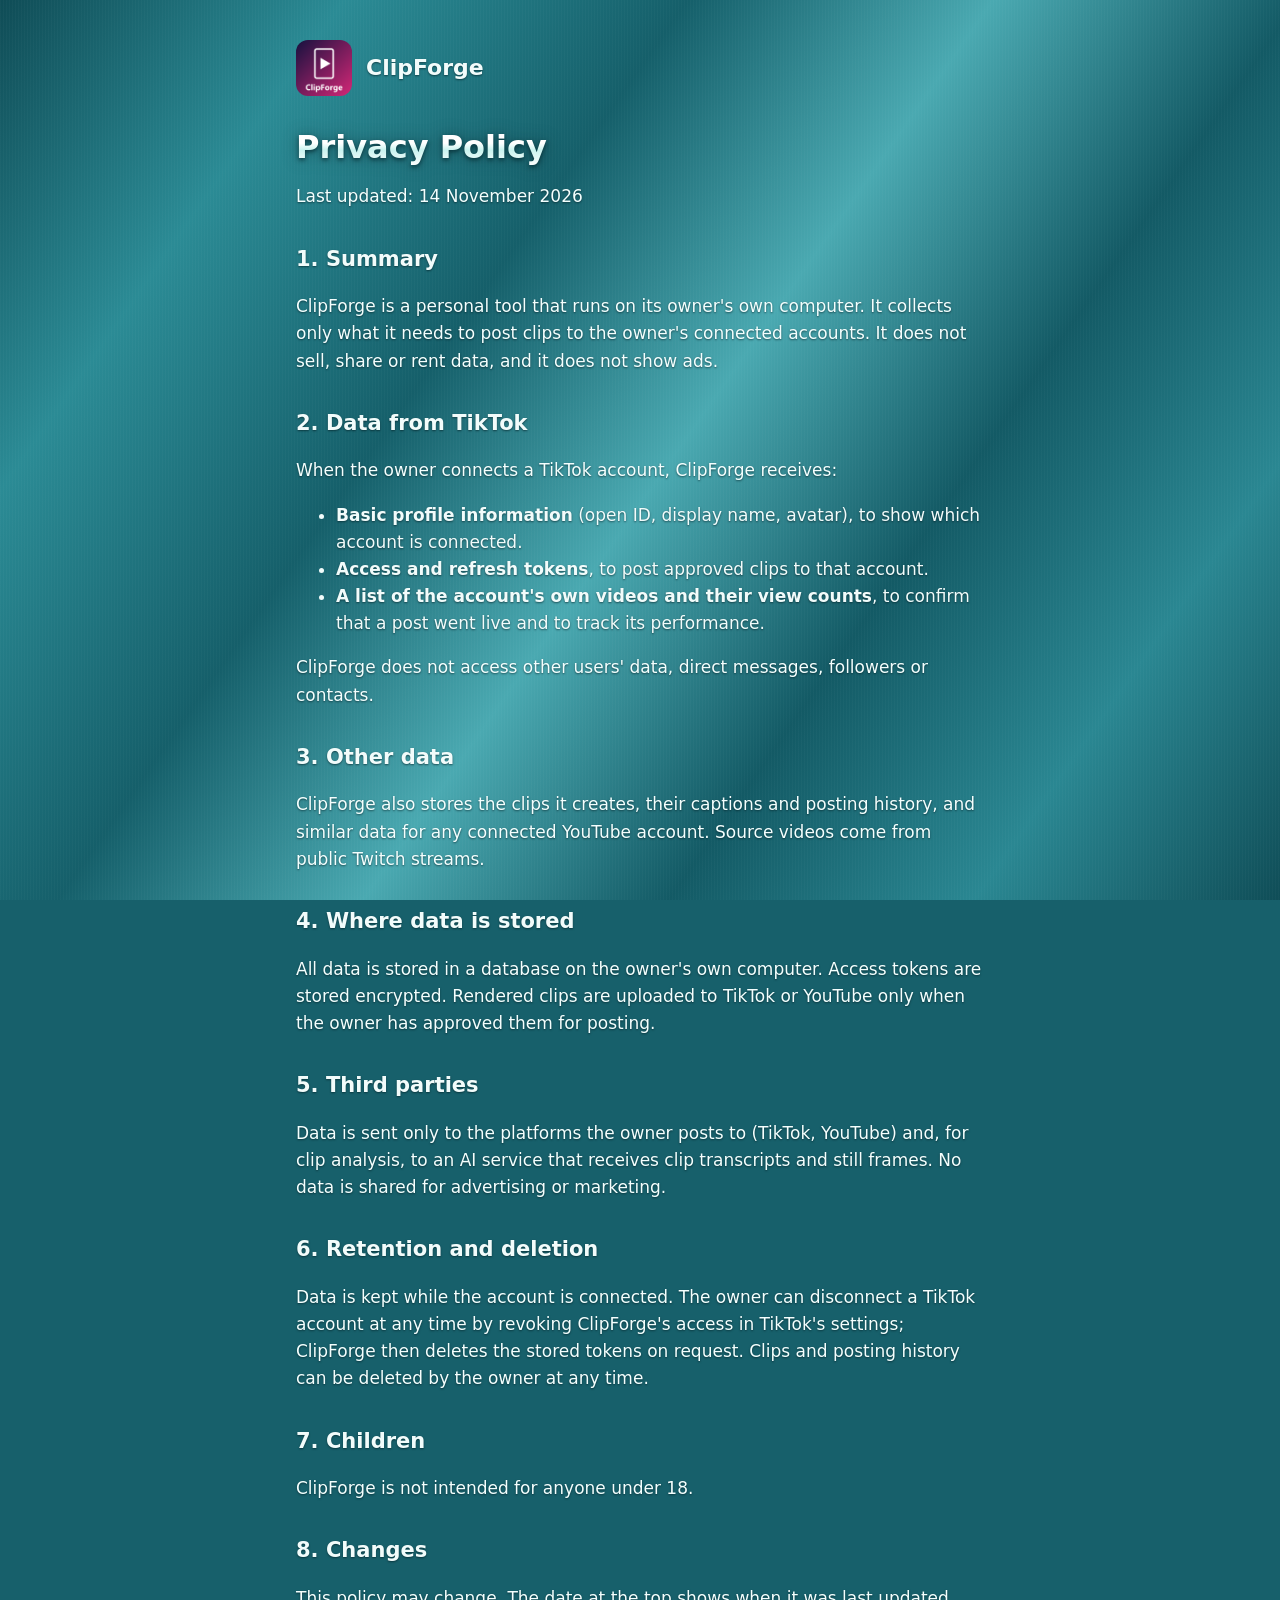
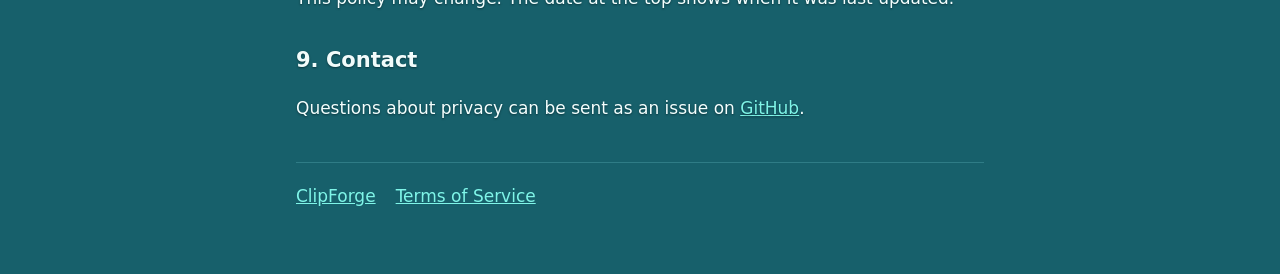
<file: clipforge/privacy/index.html>
<!doctype html>
<html lang="en">
<head>
  <meta charset="utf-8">
  <meta name="viewport" content="width=device-width, initial-scale=1">
  <title>ClipForge Privacy</title>
  <meta name="description" content="Privacy Policy for ClipForge.">
  <link rel="icon" href="../icon.png">
  <link rel="stylesheet" href="../style.css">
</head>
<body>
<main>
  <header><img src="../icon.png" alt=""><a href="../">ClipForge</a></header>

  <h1>Privacy Policy</h1>
  <p class="muted">Last updated: 14 November 2026</p>

  <h2>1. Summary</h2>
  <p>ClipForge is a personal tool that runs on its owner's own computer. It collects only what it needs to post clips to the owner's connected accounts. It does not sell, share or rent data, and it does not show ads.</p>

  <h2>2. Data from TikTok</h2>
  <p>When the owner connects a TikTok account, ClipForge receives:</p>
  <ul>
    <li><strong>Basic profile information</strong> (open ID, display name, avatar), to show which account is connected.</li>
    <li><strong>Access and refresh tokens</strong>, to post approved clips to that account.</li>
    <li><strong>A list of the account's own videos and their view counts</strong>, to confirm that a post went live and to track its performance.</li>
  </ul>
  <p>ClipForge does not access other users' data, direct messages, followers or contacts.</p>

  <h2>3. Other data</h2>
  <p>ClipForge also stores the clips it creates, their captions and posting history, and similar data for any connected YouTube account. Source videos come from public Twitch streams.</p>

  <h2>4. Where data is stored</h2>
  <p>All data is stored in a database on the owner's own computer. Access tokens are stored encrypted. Rendered clips are uploaded to TikTok or YouTube only when the owner has approved them for posting.</p>

  <h2>5. Third parties</h2>
  <p>Data is sent only to the platforms the owner posts to (TikTok, YouTube) and, for clip analysis, to an AI service that receives clip transcripts and still frames. No data is shared for advertising or marketing.</p>

  <h2>6. Retention and deletion</h2>
  <p>Data is kept while the account is connected. The owner can disconnect a TikTok account at any time by revoking ClipForge's access in TikTok's settings; ClipForge then deletes the stored tokens on request. Clips and posting history can be deleted by the owner at any time.</p>

  <h2>7. Children</h2>
  <p>ClipForge is not intended for anyone under 18.</p>

  <h2>8. Changes</h2>
  <p>This policy may change. The date at the top shows when it was last updated.</p>

  <h2>9. Contact</h2>
  <p>Questions about privacy can be sent as an issue on <a href="https://github.com/mattiasfe/mattiasfe.github.io/issues">GitHub</a>.</p>

  <nav>
    <a href="../">ClipForge</a>
    <a href="../terms/">Terms of Service</a>
  </nav>
</main>
</body>
</html>
</file>
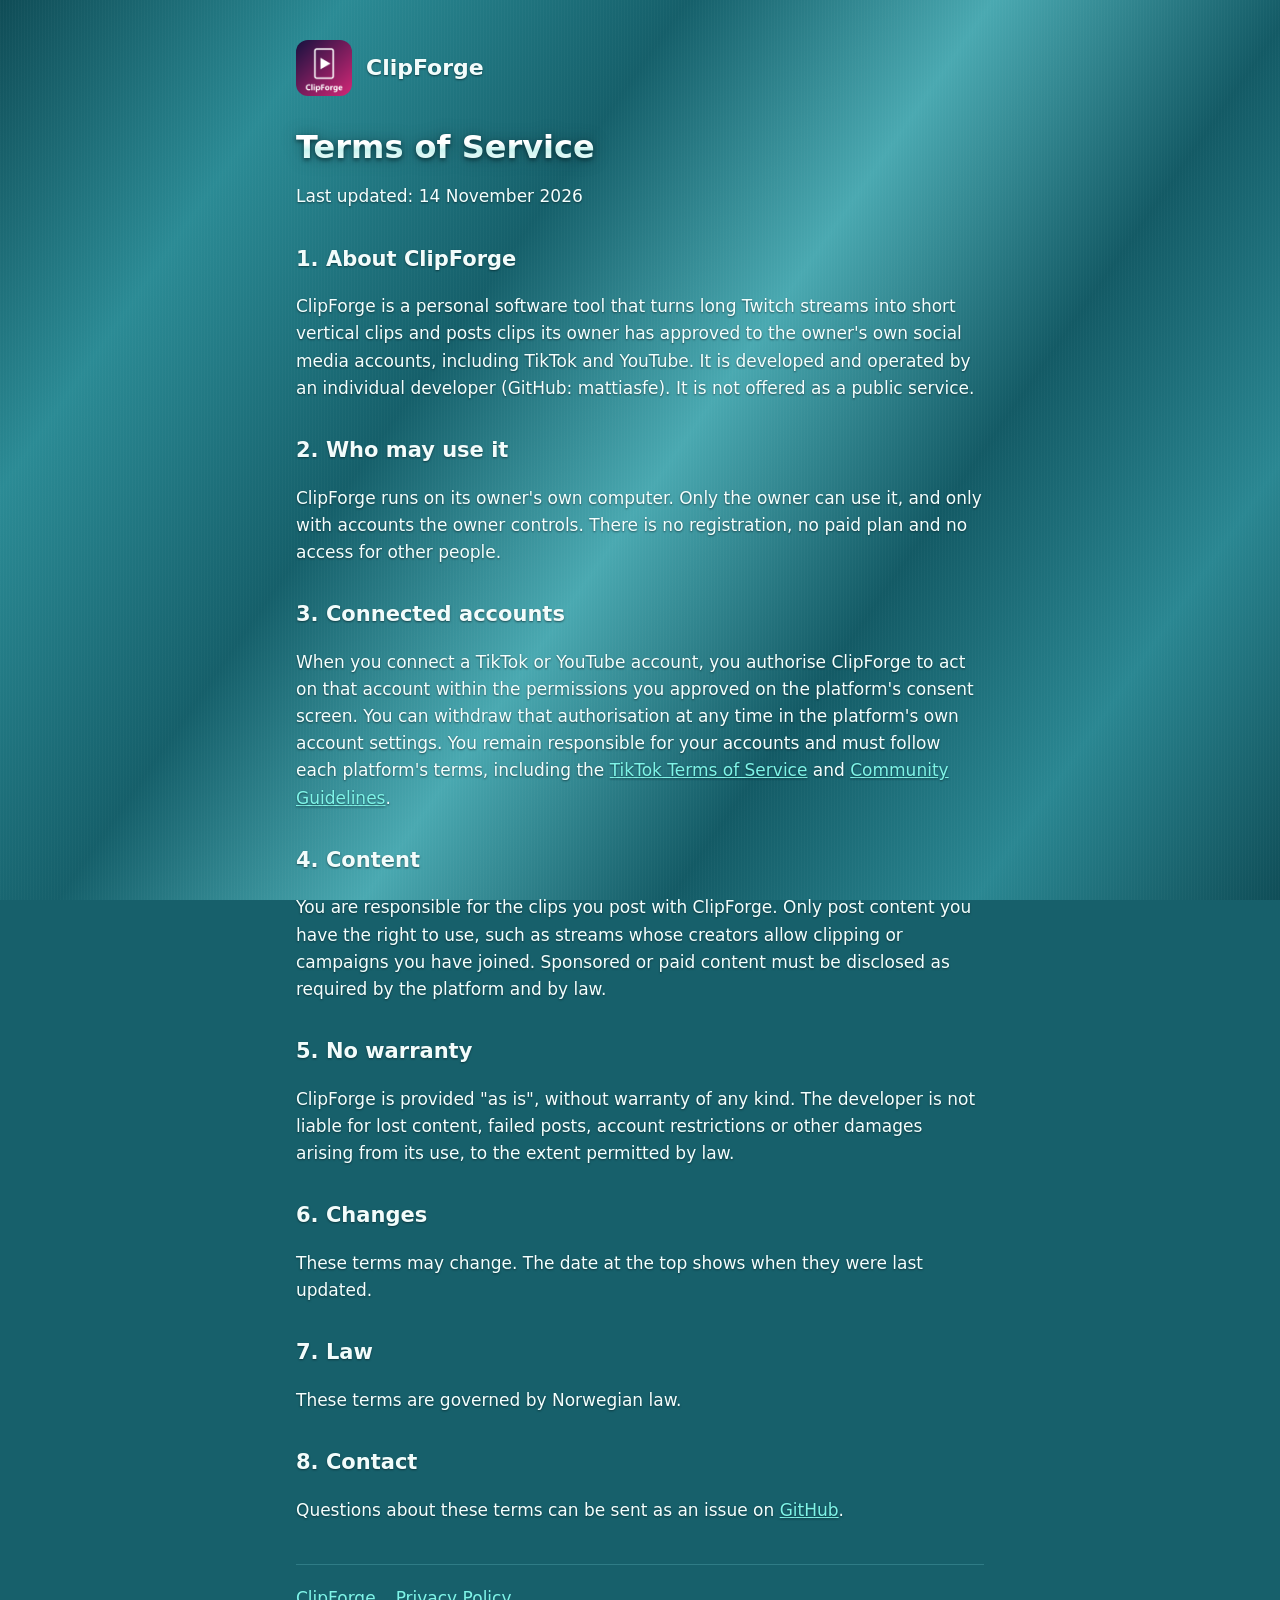
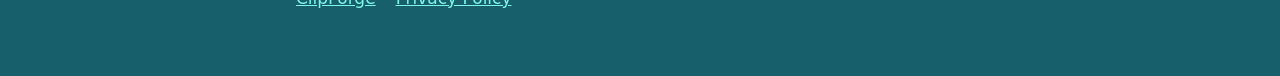
<file: clipforge/terms/index.html>
<!doctype html>
<html lang="en">
<head>
  <meta charset="utf-8">
  <meta name="viewport" content="width=device-width, initial-scale=1">
  <title>ClipForge Terms</title>
  <meta name="description" content="Terms of Service for ClipForge.">
  <link rel="icon" href="../icon.png">
  <link rel="stylesheet" href="../style.css">
</head>
<body>
<main>
  <header><img src="../icon.png" alt=""><a href="../">ClipForge</a></header>

  <h1>Terms of Service</h1>
  <p class="muted">Last updated: 14 November 2026</p>

  <h2>1. About ClipForge</h2>
  <p>ClipForge is a personal software tool that turns long Twitch streams into short vertical clips and posts clips its owner has approved to the owner's own social media accounts, including TikTok and YouTube. It is developed and operated by an individual developer (GitHub: mattiasfe). It is not offered as a public service.</p>

  <h2>2. Who may use it</h2>
  <p>ClipForge runs on its owner's own computer. Only the owner can use it, and only with accounts the owner controls. There is no registration, no paid plan and no access for other people.</p>

  <h2>3. Connected accounts</h2>
  <p>When you connect a TikTok or YouTube account, you authorise ClipForge to act on that account within the permissions you approved on the platform's consent screen. You can withdraw that authorisation at any time in the platform's own account settings. You remain responsible for your accounts and must follow each platform's terms, including the <a href="https://www.tiktok.com/legal/terms-of-service">TikTok Terms of Service</a> and <a href="https://www.tiktok.com/community-guidelines">Community Guidelines</a>.</p>

  <h2>4. Content</h2>
  <p>You are responsible for the clips you post with ClipForge. Only post content you have the right to use, such as streams whose creators allow clipping or campaigns you have joined. Sponsored or paid content must be disclosed as required by the platform and by law.</p>

  <h2>5. No warranty</h2>
  <p>ClipForge is provided "as is", without warranty of any kind. The developer is not liable for lost content, failed posts, account restrictions or other damages arising from its use, to the extent permitted by law.</p>

  <h2>6. Changes</h2>
  <p>These terms may change. The date at the top shows when they were last updated.</p>

  <h2>7. Law</h2>
  <p>These terms are governed by Norwegian law.</p>

  <h2>8. Contact</h2>
  <p>Questions about these terms can be sent as an issue on <a href="https://github.com/mattiasfe/mattiasfe.github.io/issues">GitHub</a>.</p>

  <nav>
    <a href="../">ClipForge</a>
    <a href="../privacy/">Privacy Policy</a>
  </nav>
</main>
</body>
</html>
</file>
<file: clipforge/style.css>
:root {
  color-scheme: dark;
  --bg: #17606b;
  --text: #f2fcfb;
  --muted: #c3e4e3;
  --accent: #7ff5e8;
  --line: #2f7c86;
}
* { box-sizing: border-box; }
body {
  margin: 0;
  background: var(--bg);
  color: var(--text);
  font: 17px/1.6 system-ui, -apple-system, "Segoe UI", Roboto, sans-serif;
}
main { max-width: 720px; margin: 0 auto; padding: 40px 16px 64px; }
header { display: flex; align-items: center; gap: 14px; margin-bottom: 32px; }
header img { width: 56px; height: 56px; border-radius: 12px; }
header a { color: inherit; text-decoration: none; font-weight: 700; font-size: 22px; }
h1 { font-size: 32px; line-height: 1.2; margin: 0 0 8px; }
h2 { font-size: 21px; margin: 32px 0 8px; }
p, li { color: var(--text); }
.muted { color: var(--muted); }
a { color: var(--accent); }
nav { display: flex; gap: 20px; flex-wrap: wrap; margin-top: 40px; padding-top: 20px; border-top: 1px solid var(--line); }

/* metallic turquoise finish (same in light and dark system themes) */
  /* the metal sits on its own fixed, composited layer so scrolling never repaints it */
  body { background-color: var(--bg); }
  body::before {
    content: ""; position: fixed; inset: 0; z-index: -1; pointer-events: none;
    background-image:
      repeating-linear-gradient(90deg, rgba(255,255,255,.025) 0 1px, transparent 1px 3px),
      linear-gradient(125deg, #0f4c56 0%, #2b8b95 18%, #155f6a 36%, #4aa9b1 52%, #135a65 68%, #2a8792 84%, #0f4d57 100%);
  }
  h1 {
    background: linear-gradient(180deg, #ffffff 0%, #ffffff 40%, #c9f3ef 58%, #ffffff 100%);
    -webkit-background-clip: text; background-clip: text; color: transparent;
    filter: drop-shadow(0 2px 2px rgba(0, 28, 34, .65)) drop-shadow(0 0 8px rgba(0, 28, 34, .35));
  }
  main > p, main > ul li, h2, header a, .steps li, .flow-bar { text-shadow: 0 1px 2px rgba(0, 28, 34, .6); }
  main > p, main > p.muted { color: #f4fffe; }
  .steps li {
    background: linear-gradient(160deg, rgba(255,255,255,.14), rgba(255,255,255,.03) 55%, rgba(0,0,0,.10));
    box-shadow: inset 0 1px 0 rgba(255,255,255,.22), 0 2px 6px rgba(0,0,0,.18);
  }
  .flow-bar button {
    background: linear-gradient(180deg, rgba(255,255,255,.22), rgba(255,255,255,.04));
    box-shadow: inset 0 1px 0 rgba(255,255,255,.3);
  }
</file>
<file: clipforge/flow.css>
/* Animated "how it works" scene. One 12 s loop shared by every part. */
/* a bit wider than the text column so the stations get room; figures keep their size */
.flow { margin: 28px 0 8px calc(50% - min(420px, 50vw - 24px)); width: min(840px, calc(100vw - 48px)); }
.flow svg { display: block; width: 100%; height: auto; overflow: visible; }
.flow.offscreen * { animation-play-state: paused !important; }
.flow .lbl { fill: var(--text); font: 600 17px system-ui, -apple-system, "Segoe UI", Roboto, sans-serif; text-anchor: middle; }
.flow .anim, .flow .bob, .flow .leg, .flow .tile-pop, .flow .pop { transform-box: fill-box; }
.flow .anim { animation-duration: 12s; animation-iteration-count: infinite; animation-timing-function: ease-in-out; }

/* idle bounce + feet */
.flow .bob { animation: cf-bob .5s ease-in-out infinite alternate; }
.flow .leg { animation: cf-step .5s ease-in-out infinite alternate; }
.flow .leg.r { animation-direction: alternate-reverse; }
@keyframes cf-bob { to { transform: translateY(-3px); } }
@keyframes cf-step { to { transform: translateY(-3px); } }

/* fetchers: walk to the source, pick up footage, bring it to the forge */
.flow .walkA { animation-name: cf-walkA; }
@keyframes cf-walkA {
  0%, 2% { transform: translate(0, 0); }
  14%, 19% { transform: translate(-100px, -30px); }
  33%, 37% { transform: translate(80px, 89px); }
  50%, 100% { transform: translate(0, 0); }
}
.flow .walkB { animation-name: cf-walkB; }
@keyframes cf-walkB {
  0%, 4% { transform: translate(0, 0); }
  16%, 21% { transform: translate(-100px, 15px); }
  34%, 38% { transform: translate(80px, -50px); }
  52%, 100% { transform: translate(0, 0); }
}
.flow .reelA { animation-name: cf-reelA; }
@keyframes cf-reelA {
  0%, 16% { opacity: 0; transform: translateY(6px); }
  18%, 35% { opacity: 1; transform: translateY(0); }
  37%, 100% { opacity: 0; transform: translate(26px, 0); }
}
.flow .reelB { animation-name: cf-reelB; }
@keyframes cf-reelB {
  0%, 18% { opacity: 0; transform: translateY(6px); }
  20%, 36% { opacity: 1; transform: translateY(0); }
  38%, 100% { opacity: 0; transform: translate(26px, 0); }
}

/* the chef: strip slides over the table, scissors snip three times */
.flow .strip { animation-name: cf-strip; animation-timing-function: linear; }
@keyframes cf-strip {
  0%, 37% { opacity: 0; transform: translateX(-130px); }
  38% { opacity: 1; transform: translateX(-130px); }
  50% { opacity: 1; transform: translateX(10px); }
  51%, 100% { opacity: 0; transform: translateX(10px); }
}
.flow .sparks { animation-name: cf-sparks; animation-timing-function: linear; }
@keyframes cf-sparks {
  0%, 41.5%, 43.5%, 45%, 47%, 48.5%, 50.5%, 100% { opacity: 0; }
  42%, 45.5%, 49% { opacity: 1; }
}

/* clips fly out, couriers carry them, platforms pop (keyframes generated below) */
.flow .tile-pop { transform-origin: center; }
.flow .check { animation-name: cf-check; }
@keyframes cf-check {
  0%, 52.5% { opacity: 0; transform: scale(.2); }
  54%, 79% { opacity: 1; transform: scale(1); }
  80%, 100% { opacity: 0; transform: scale(1); }
}

/* step captions light up in time with the scene */
.steps { list-style: none; padding: 0; margin: 18px 0 0; display: grid; grid-template-columns: repeat(auto-fit, minmax(140px, 1fr)); gap: 10px; }
.steps li { border: 1px solid var(--line); border-radius: 12px; padding: 10px 12px; font-size: 15px; line-height: 1.45; color: var(--muted); animation: 12s infinite; }
.steps b { display: block; color: var(--text); }
.steps .s1 { animation-name: cf-s1; }
.steps .s2 { animation-name: cf-s2; }
.steps .s3 { animation-name: cf-s3; }
.steps .s4 { animation-name: cf-s4; }
@keyframes cf-s1 { 0%, 36% { border-color: var(--accent); color: var(--text); } 38%, 100% { border-color: var(--line); color: var(--muted); } }
@keyframes cf-s2 { 0%, 36%, 52%, 100% { border-color: var(--line); color: var(--muted); } 38%, 50% { border-color: var(--accent); color: var(--text); } }
@keyframes cf-s3 { 0%, 50%, 59%, 100% { border-color: var(--line); color: var(--muted); } 52%, 57% { border-color: var(--accent); color: var(--text); } }
@keyframes cf-s4 { 0%, 57%, 84%, 100% { border-color: var(--line); color: var(--muted); } 59%, 82% { border-color: var(--accent); color: var(--text); } }
.steps .s5 { animation-name: cf-s5; }
@keyframes cf-s5 { 0%, 82%, 100% { border-color: var(--line); color: var(--muted); } 84%, 98% { border-color: var(--accent); color: var(--text); } }

/* life: lean into the walk, blink, poke to say hi */
.flow .m { cursor: pointer; outline: none; }
.flow .m:focus-visible .bob { filter: drop-shadow(0 0 4px var(--accent)); }
.flow .lean { transform-box: fill-box; transform-origin: 50% 100%; }
.flow .eyes { transform-box: fill-box; transform-origin: center; animation: cf-blink 4.2s infinite; }
@keyframes cf-blink { 0%, 92%, 100% { transform: scaleY(1); } 95% { transform: scaleY(.1); } }
.flow .poke.hi { animation: cf-poke .7s ease-out; }
@keyframes cf-poke { 0% { transform: translateY(0); } 35% { transform: translateY(-18px); } 70% { transform: translateY(0); } 85% { transform: translateY(-5px); } 100% { transform: translateY(0); } }
.flow .say { opacity: 0; pointer-events: none; }
.flow .poke.hi .say { animation: cf-say 1.6s ease-out; }
@keyframes cf-say { 0% { opacity: 0; } 12%, 78% { opacity: 1; } 100% { opacity: 0; } }
.flow .say rect, .flow .say path { fill: var(--bg); stroke: var(--accent); stroke-width: 1.5; }
.flow .say text { fill: var(--text); font: 700 15px system-ui, -apple-system, "Segoe UI", Roboto, sans-serif; text-anchor: middle; }
.flow .bang { transform-box: fill-box; transform-origin: 50% 100%; }

/* the routes things travel along */
.flow .route { fill: none; stroke: var(--muted); stroke-opacity: .4; stroke-width: 2.5; stroke-linecap: round; stroke-dasharray: 2 10; animation: cf-march 1s linear infinite; }
@keyframes cf-march { to { stroke-dashoffset: -12; } }

.flow-bar { display: flex; align-items: center; justify-content: space-between; gap: 12px; flex-wrap: wrap; margin-top: 10px; font-size: 14px; color: var(--muted); }
.flow-bar button { font: inherit; color: var(--text); background: transparent; border: 1px solid var(--line); border-radius: 999px; padding: 4px 14px; cursor: pointer; }
.flow-bar button:hover { border-color: var(--accent); }
.flow.paused *, .flow.paused .steps li { animation-play-state: paused !important; }

@media (prefers-reduced-motion: reduce) {
  .flow *, .steps li { animation: none !important; }
  .flow .carry1, .flow .carry2, .flow .carry3, .flow .check { opacity: 1; }
  .flow-bar button { display: none; }
}

/* chef pivots: blades and twirl turn around the scissors pivot, body and hat around their base */
.flow .bladeL, .flow .bladeR, .flow .spinK, .flow .armK { transform-box: view-box; transform-origin: 0 0; }
.flow .squashK, .flow .hatK { transform-origin: 50% 100%; }
.flow .piece1, .flow .piece2, .flow .piece3 { transform-origin: center; }

/* generated */
/* lean + look direction, hops, '!' (built by build_flow.py) */
.flow .leanA { animation-name: cf-leanA; }
@keyframes cf-leanA {
  0% { transform: rotate(0deg); }
  2% { transform: rotate(0deg); }
  3.5% { transform: rotate(-7deg); }
  12.5% { transform: rotate(-7deg); }
  14% { transform: rotate(0deg); }
  19% { transform: rotate(0deg); }
  20.5% { transform: rotate(7deg); }
  31.5% { transform: rotate(7deg); }
  33% { transform: rotate(0deg); }
  37% { transform: rotate(0deg); }
  38.5% { transform: rotate(-7deg); }
  48.5% { transform: rotate(-7deg); }
  50% { transform: rotate(0deg); }
  100% { transform: rotate(0deg); }
}
.flow .lookA { animation-name: cf-lookA; }
@keyframes cf-lookA {
  0% { transform: translateX(0px); }
  2% { transform: translateX(0px); }
  3.5% { transform: translateX(-2.5px); }
  12.5% { transform: translateX(-2.5px); }
  14% { transform: translateX(0px); }
  19% { transform: translateX(0px); }
  20.5% { transform: translateX(2.5px); }
  31.5% { transform: translateX(2.5px); }
  33% { transform: translateX(0px); }
  37% { transform: translateX(0px); }
  38.5% { transform: translateX(-2.5px); }
  48.5% { transform: translateX(-2.5px); }
  50% { transform: translateX(0px); }
  100% { transform: translateX(0px); }
}
.flow .leanB { animation-name: cf-leanB; }
@keyframes cf-leanB {
  0% { transform: rotate(0deg); }
  4% { transform: rotate(0deg); }
  5.5% { transform: rotate(-7deg); }
  14.5% { transform: rotate(-7deg); }
  16% { transform: rotate(0deg); }
  21% { transform: rotate(0deg); }
  22.5% { transform: rotate(7deg); }
  32.5% { transform: rotate(7deg); }
  34% { transform: rotate(0deg); }
  38% { transform: rotate(0deg); }
  39.5% { transform: rotate(-7deg); }
  50.5% { transform: rotate(-7deg); }
  52% { transform: rotate(0deg); }
  100% { transform: rotate(0deg); }
}
.flow .lookB { animation-name: cf-lookB; }
@keyframes cf-lookB {
  0% { transform: translateX(0px); }
  4% { transform: translateX(0px); }
  5.5% { transform: translateX(-2.5px); }
  14.5% { transform: translateX(-2.5px); }
  16% { transform: translateX(0px); }
  21% { transform: translateX(0px); }
  22.5% { transform: translateX(2.5px); }
  32.5% { transform: translateX(2.5px); }
  34% { transform: translateX(0px); }
  38% { transform: translateX(0px); }
  39.5% { transform: translateX(-2.5px); }
  50.5% { transform: translateX(-2.5px); }
  52% { transform: translateX(0px); }
  100% { transform: translateX(0px); }
}
.flow .leanC1 { animation-name: cf-leanC1; }
@keyframes cf-leanC1 {
  0% { transform: rotate(0deg); }
  58% { transform: rotate(0deg); }
  59.5% { transform: rotate(7deg); }
  71.5% { transform: rotate(7deg); }
  73% { transform: rotate(0deg); }
  80% { transform: rotate(0deg); }
  81.5% { transform: rotate(-7deg); }
  92.5% { transform: rotate(-7deg); }
  94% { transform: rotate(0deg); }
  100% { transform: rotate(0deg); }
}
.flow .lookC1 { animation-name: cf-lookC1; }
@keyframes cf-lookC1 {
  0% { transform: translateX(0px); }
  58% { transform: translateX(0px); }
  59.5% { transform: translateX(2.5px); }
  71.5% { transform: translateX(2.5px); }
  73% { transform: translateX(0px); }
  80% { transform: translateX(0px); }
  81.5% { transform: translateX(-2.5px); }
  92.5% { transform: translateX(-2.5px); }
  94% { transform: translateX(0px); }
  100% { transform: translateX(0px); }
}
.flow .leanC2 { animation-name: cf-leanC2; }
@keyframes cf-leanC2 {
  0% { transform: rotate(0deg); }
  59% { transform: rotate(0deg); }
  60.5% { transform: rotate(7deg); }
  72.5% { transform: rotate(7deg); }
  74% { transform: rotate(0deg); }
  81% { transform: rotate(0deg); }
  82.5% { transform: rotate(-7deg); }
  93.5% { transform: rotate(-7deg); }
  95% { transform: rotate(0deg); }
  100% { transform: rotate(0deg); }
}
.flow .lookC2 { animation-name: cf-lookC2; }
@keyframes cf-lookC2 {
  0% { transform: translateX(0px); }
  59% { transform: translateX(0px); }
  60.5% { transform: translateX(2.5px); }
  72.5% { transform: translateX(2.5px); }
  74% { transform: translateX(0px); }
  81% { transform: translateX(0px); }
  82.5% { transform: translateX(-2.5px); }
  93.5% { transform: translateX(-2.5px); }
  95% { transform: translateX(0px); }
  100% { transform: translateX(0px); }
}
.flow .leanC3 { animation-name: cf-leanC3; }
@keyframes cf-leanC3 {
  0% { transform: rotate(0deg); }
  60% { transform: rotate(0deg); }
  61.5% { transform: rotate(7deg); }
  73.5% { transform: rotate(7deg); }
  75% { transform: rotate(0deg); }
  82% { transform: rotate(0deg); }
  83.5% { transform: rotate(-7deg); }
  94.5% { transform: rotate(-7deg); }
  96% { transform: rotate(0deg); }
  100% { transform: rotate(0deg); }
}
.flow .lookC3 { animation-name: cf-lookC3; }
@keyframes cf-lookC3 {
  0% { transform: translateX(0px); }
  60% { transform: translateX(0px); }
  61.5% { transform: translateX(2.5px); }
  73.5% { transform: translateX(2.5px); }
  75% { transform: translateX(0px); }
  82% { transform: translateX(0px); }
  83.5% { transform: translateX(-2.5px); }
  94.5% { transform: translateX(-2.5px); }
  96% { transform: translateX(0px); }
  100% { transform: translateX(0px); }
}
.flow .hopA { animation-name: cf-hopA; }
@keyframes cf-hopA {
  0% { transform: translateY(0px); }
  34.5% { transform: translateY(0px); }
  35.5% { transform: translateY(-12px); }
  36.5% { transform: translateY(0px); }
  100% { transform: translateY(0px); }
}
.flow .hopB { animation-name: cf-hopB; }
@keyframes cf-hopB {
  0% { transform: translateY(0px); }
  36% { transform: translateY(0px); }
  37% { transform: translateY(-12px); }
  38% { transform: translateY(0px); }
  100% { transform: translateY(0px); }
}
.flow .hopC1 { animation-name: cf-hopC1; }
@keyframes cf-hopC1 {
  0% { transform: translateY(0px); }
  78% { transform: translateY(0px); }
  79% { transform: translateY(-12px); }
  80% { transform: translateY(0px); }
  81% { transform: translateY(-8.4px); }
  82% { transform: translateY(0px); }
  100% { transform: translateY(0px); }
}
.flow .hopC2 { animation-name: cf-hopC2; }
@keyframes cf-hopC2 {
  0% { transform: translateY(0px); }
  79% { transform: translateY(0px); }
  80% { transform: translateY(-12px); }
  81% { transform: translateY(0px); }
  82% { transform: translateY(-8.4px); }
  83% { transform: translateY(0px); }
  100% { transform: translateY(0px); }
}
.flow .hopC3 { animation-name: cf-hopC3; }
@keyframes cf-hopC3 {
  0% { transform: translateY(0px); }
  80% { transform: translateY(0px); }
  81% { transform: translateY(-12px); }
  82% { transform: translateY(0px); }
  83% { transform: translateY(-8.4px); }
  84% { transform: translateY(0px); }
  100% { transform: translateY(0px); }
}
.flow .hopK { animation-name: cf-hopK; }
@keyframes cf-hopK {
  0% { transform: translateY(0px); }
  51% { transform: translateY(0px); }
  52% { transform: translateY(-12px); }
  53% { transform: translateY(0px); }
  54% { transform: translateY(-8.4px); }
  55% { transform: translateY(0px); }
  100% { transform: translateY(0px); }
}
.flow .bangA { animation-name: cf-bangA; }
@keyframes cf-bangA {
  0%, 13.5% { opacity: 0; transform: scale(.3); }
  14.5% { opacity: 1; transform: scale(1.2); }
  15.5%, 17.5% { opacity: 1; transform: scale(1); }
  18.5%, 100% { opacity: 0; transform: scale(1); }
}
.flow .bangB { animation-name: cf-bangB; }
@keyframes cf-bangB {
  0%, 15.5% { opacity: 0; transform: scale(.3); }
  16.5% { opacity: 1; transform: scale(1.2); }
  17.5%, 19.5% { opacity: 1; transform: scale(1); }
  20.5%, 100% { opacity: 0; transform: scale(1); }
}
.flow .strip { animation-name: cf-strip2; animation-timing-function: ease-in-out; }
@keyframes cf-strip2 {
  0%, 37% { opacity: 0; transform: translateX(-130px); }
  38% { opacity: 1; transform: translateX(-130px); }
  41.2%, 42.6% { opacity: 1; transform: translateX(-22px); }
  44.7%, 46.1% { opacity: 1; transform: translateX(18px); }
  48.2%, 49.6% { opacity: 1; transform: translateX(58px); }
  51% { opacity: 0; transform: translateX(130px); }
  100% { opacity: 0; transform: translateX(130px); }
}
.flow .armK { animation-name: cf-armK; }
@keyframes cf-armK {
  0%, 100% { transform: rotate(0deg); }
  8.4% { transform: rotate(-10deg); }
  9% { transform: rotate(0deg); }
  23.4% { transform: rotate(-10deg); }
  24% { transform: rotate(0deg); }
  40.9% { transform: rotate(-24deg); }
  42% { transform: rotate(5deg); }
  42.8% { transform: rotate(0deg); }
  44.4% { transform: rotate(-24deg); }
  45.5% { transform: rotate(5deg); }
  46.3% { transform: rotate(0deg); }
  47.9% { transform: rotate(-24deg); }
  49% { transform: rotate(5deg); }
  49.8% { transform: rotate(0deg); }
  65.4% { transform: rotate(-10deg); }
  66% { transform: rotate(0deg); }
  85.4% { transform: rotate(-10deg); }
  86% { transform: rotate(0deg); }
}
.flow .spinK { animation-name: cf-spinK; }
@keyframes cf-spinK {
  0%, 49.8% { transform: rotate(0deg); }
  51.6% { transform: rotate(360deg); }
  100% { transform: rotate(360deg); }
}
.flow .squashK { animation-name: cf-squashK; }
@keyframes cf-squashK {
  0%, 100% { transform: scale(1, 1); }
  42% { transform: scale(1.05, .93); }
  42.9% { transform: scale(1, 1); }
  45.5% { transform: scale(1.05, .93); }
  46.4% { transform: scale(1, 1); }
  49% { transform: scale(1.05, .93); }
  49.9% { transform: scale(1, 1); }
}
.flow .hatK { animation-name: cf-hatK; }
@keyframes cf-hatK {
  0%, 100% { transform: rotate(0deg); }
  42.2% { transform: rotate(-8deg); }
  42.7% { transform: rotate(5deg); }
  43.3% { transform: rotate(0deg); }
  45.7% { transform: rotate(-8deg); }
  46.2% { transform: rotate(5deg); }
  46.8% { transform: rotate(0deg); }
  49.2% { transform: rotate(-8deg); }
  49.7% { transform: rotate(5deg); }
  50.3% { transform: rotate(0deg); }
}
.flow .lookK { animation-name: cf-lookK; }
@keyframes cf-lookK {
  0%, 37%, 100% { transform: translate(0, 0); }
  38.5%, 49.5% { transform: translate(2px, 2.5px); }
  51%, 57% { transform: translate(2.5px, -1px); }
  59% { transform: translate(0, 0); }
}
.flow .tongueK { animation-name: cf-tongueK; }
@keyframes cf-tongueK {
  0%, 38%, 50%, 100% { opacity: 0; }
  39%, 49.4% { opacity: 1; }
}
.flow .piece1 { animation-name: cf-piece1; }
@keyframes cf-piece1 {
  0%, 42% { opacity: 0; transform: translate(-45px, 6px) scale(.3) rotate(0deg); }
  42.4% { opacity: 1; transform: translate(-42px, 0) scale(.45) rotate(-30deg); }
  43.6% { opacity: 1; transform: translate(-22px, -30px) scale(.8) rotate(-200deg); }
  45%, 50.9% { opacity: 1; transform: translate(0px, 0px) scale(1) rotate(-360deg); }
  51%, 100% { opacity: 0; transform: translate(0px, 0px) scale(1) rotate(-360deg); }
}
.flow .piece2 { animation-name: cf-piece2; }
@keyframes cf-piece2 {
  0%, 45.5% { opacity: 0; transform: translate(-45px, 6px) scale(.3) rotate(0deg); }
  45.9% { opacity: 1; transform: translate(-42px, 0) scale(.45) rotate(-30deg); }
  47.1% { opacity: 1; transform: translate(-22px, -30px) scale(.8) rotate(-200deg); }
  48.5%, 51.9% { opacity: 1; transform: translate(3px, -3px) scale(1) rotate(-360deg); }
  52%, 100% { opacity: 0; transform: translate(3px, -3px) scale(1) rotate(-360deg); }
}
.flow .piece3 { animation-name: cf-piece3; }
@keyframes cf-piece3 {
  0%, 49% { opacity: 0; transform: translate(-45px, 6px) scale(.3) rotate(0deg); }
  49.4% { opacity: 1; transform: translate(-42px, 0) scale(.45) rotate(-30deg); }
  50.6% { opacity: 1; transform: translate(-22px, -30px) scale(.8) rotate(-200deg); }
  52%, 52.9% { opacity: 1; transform: translate(6px, -6px) scale(1) rotate(-360deg); }
  53%, 100% { opacity: 0; transform: translate(6px, -6px) scale(1) rotate(-360deg); }
}
.flow .bladeL { animation-name: cf-bladeL; animation-timing-function: linear; }
@keyframes cf-bladeL {
  0% { transform: rotate(0deg); }
  7.8% { transform: rotate(0deg); }
  8.5% { transform: rotate(-15.4deg); }
  9% { transform: rotate(0deg); }
  22.8% { transform: rotate(0deg); }
  23.5% { transform: rotate(-15.4deg); }
  24% { transform: rotate(0deg); }
  41% { transform: rotate(-22deg); }
  42% { transform: rotate(0deg); }
  44.5% { transform: rotate(-22deg); }
  45.5% { transform: rotate(0deg); }
  48% { transform: rotate(-22deg); }
  49% { transform: rotate(0deg); }
  64.8% { transform: rotate(0deg); }
  65.5% { transform: rotate(-15.4deg); }
  66% { transform: rotate(0deg); }
  84.8% { transform: rotate(0deg); }
  85.5% { transform: rotate(-15.4deg); }
  86% { transform: rotate(0deg); }
  100% { transform: rotate(0deg); }
}
.flow .bladeR { animation-name: cf-bladeR; animation-timing-function: linear; }
@keyframes cf-bladeR {
  0% { transform: rotate(0deg); }
  7.8% { transform: rotate(0deg); }
  8.5% { transform: rotate(15.4deg); }
  9% { transform: rotate(0deg); }
  22.8% { transform: rotate(0deg); }
  23.5% { transform: rotate(15.4deg); }
  24% { transform: rotate(0deg); }
  41% { transform: rotate(22deg); }
  42% { transform: rotate(0deg); }
  44.5% { transform: rotate(22deg); }
  45.5% { transform: rotate(0deg); }
  48% { transform: rotate(22deg); }
  49% { transform: rotate(0deg); }
  64.8% { transform: rotate(0deg); }
  65.5% { transform: rotate(15.4deg); }
  66% { transform: rotate(0deg); }
  84.8% { transform: rotate(0deg); }
  85.5% { transform: rotate(15.4deg); }
  86% { transform: rotate(0deg); }
  100% { transform: rotate(0deg); }
}
.flow .walkC1 { animation-name: cf-walkC1; }
@keyframes cf-walkC1 {
  0%, 58% { transform: translate(0, 0); }
  73%, 80% { transform: translate(85px, -106px); }
  94%, 100% { transform: translate(0, 0); }
}
.flow .fly1 { animation-name: cf-fly1; }
@keyframes cf-fly1 {
  0%, 50% { opacity: 0; transform: translate(0, 0); }
  51% { opacity: 1; transform: translate(0, 0); }
  56% { opacity: 1; transform: translate(77px, -108px); }
  56.5%, 100% { opacity: 0; transform: translate(77px, -108px); }
}
.flow .carry1 { animation-name: cf-carry1; }
@keyframes cf-carry1 {
  0%, 55.9% { opacity: 0; transform: translate(0, 0); }
  56%, 74% { opacity: 1; transform: translate(0, 0); }
  77% { opacity: 0; transform: translate(42px, 10px) scale(.6); }
  100% { opacity: 0; transform: translate(0, 0); }
}
.flow .tile1 { animation-name: cf-tile1; }
@keyframes cf-tile1 { 0%, 76%, 81%, 100% { transform: scale(1); } 78% { transform: scale(1.12); } }
.flow .rx1-0 { animation-name: cf-rx1-0; animation-timing-function: ease-out; }
@keyframes cf-rx1-0 { 0%, 77% { opacity: 0; transform: translate(0, 0) scale(.4); } 78.2% { opacity: 1; transform: translate(-2.8px, -8px) scale(1.15); } 84.5%, 100% { opacity: 0; transform: translate(-14px, -58px) scale(.85); } }
.flow .rx1-1 { animation-name: cf-rx1-1; animation-timing-function: ease-out; }
@keyframes cf-rx1-1 { 0%, 78.7% { opacity: 0; transform: translate(0, 0) scale(.4); } 79.9% { opacity: 1; transform: translate(2.4px, -8px) scale(1.15); } 86.2%, 100% { opacity: 0; transform: translate(12px, -58px) scale(.85); } }
.flow .rx1-2 { animation-name: cf-rx1-2; animation-timing-function: ease-out; }
@keyframes cf-rx1-2 { 0%, 80.4% { opacity: 0; transform: translate(0, 0) scale(.4); } 81.6% { opacity: 1; transform: translate(-1.2px, -8px) scale(1.15); } 87.9%, 100% { opacity: 0; transform: translate(-6px, -58px) scale(.85); } }
.flow .rx1-3 { animation-name: cf-rx1-3; animation-timing-function: ease-out; }
@keyframes cf-rx1-3 { 0%, 82.1% { opacity: 0; transform: translate(0, 0) scale(.4); } 83.3% { opacity: 1; transform: translate(3.2px, -8px) scale(1.15); } 89.6%, 100% { opacity: 0; transform: translate(16px, -58px) scale(.85); } }
.flow .rx1-4 { animation-name: cf-rx1-4; animation-timing-function: ease-out; }
@keyframes cf-rx1-4 { 0%, 83.8% { opacity: 0; transform: translate(0, 0) scale(.4); } 85% { opacity: 1; transform: translate(-3.6px, -8px) scale(1.15); } 91.3%, 100% { opacity: 0; transform: translate(-18px, -58px) scale(.85); } }
.flow .rx1-5 { animation-name: cf-rx1-5; animation-timing-function: ease-out; }
@keyframes cf-rx1-5 { 0%, 85.5% { opacity: 0; transform: translate(0, 0) scale(.4); } 86.7% { opacity: 1; transform: translate(1.2px, -8px) scale(1.15); } 93%, 100% { opacity: 0; transform: translate(6px, -58px) scale(.85); } }
.flow .rx1-6 { animation-name: cf-rx1-6; animation-timing-function: ease-out; }
@keyframes cf-rx1-6 { 0%, 87.2% { opacity: 0; transform: translate(0, 0) scale(.4); } 88.4% { opacity: 1; transform: translate(-2px, -8px) scale(1.15); } 94.7%, 100% { opacity: 0; transform: translate(-10px, -58px) scale(.85); } }
.flow .rx1-7 { animation-name: cf-rx1-7; animation-timing-function: ease-out; }
@keyframes cf-rx1-7 { 0%, 88.9% { opacity: 0; transform: translate(0, 0) scale(.4); } 90.1% { opacity: 1; transform: translate(0.8px, -8px) scale(1.15); } 96.4%, 100% { opacity: 0; transform: translate(4px, -58px) scale(.85); } }
.flow .walkC2 { animation-name: cf-walkC2; }
@keyframes cf-walkC2 {
  0%, 59% { transform: translate(0, 0); }
  74%, 81% { transform: translate(85px, -70px); }
  95%, 100% { transform: translate(0, 0); }
}
.flow .fly2 { animation-name: cf-fly2; }
@keyframes cf-fly2 {
  0%, 51% { opacity: 0; transform: translate(0, 0); }
  52% { opacity: 1; transform: translate(0, 0); }
  57% { opacity: 1; transform: translate(77px, -8px); }
  57.5%, 100% { opacity: 0; transform: translate(77px, -8px); }
}
.flow .carry2 { animation-name: cf-carry2; }
@keyframes cf-carry2 {
  0%, 56.9% { opacity: 0; transform: translate(0, 0); }
  57%, 75% { opacity: 1; transform: translate(0, 0); }
  78% { opacity: 0; transform: translate(42px, 10px) scale(.6); }
  100% { opacity: 0; transform: translate(0, 0); }
}
.flow .tile2 { animation-name: cf-tile2; }
@keyframes cf-tile2 { 0%, 77%, 82%, 100% { transform: scale(1); } 79% { transform: scale(1.12); } }
.flow .rx2-0 { animation-name: cf-rx2-0; animation-timing-function: ease-out; }
@keyframes cf-rx2-0 { 0%, 78% { opacity: 0; transform: translate(0, 0) scale(.4); } 79.2% { opacity: 1; transform: translate(-2.8px, -8px) scale(1.15); } 85.5%, 100% { opacity: 0; transform: translate(-14px, -58px) scale(.85); } }
.flow .rx2-1 { animation-name: cf-rx2-1; animation-timing-function: ease-out; }
@keyframes cf-rx2-1 { 0%, 79.7% { opacity: 0; transform: translate(0, 0) scale(.4); } 80.9% { opacity: 1; transform: translate(2.4px, -8px) scale(1.15); } 87.2%, 100% { opacity: 0; transform: translate(12px, -58px) scale(.85); } }
.flow .rx2-2 { animation-name: cf-rx2-2; animation-timing-function: ease-out; }
@keyframes cf-rx2-2 { 0%, 81.4% { opacity: 0; transform: translate(0, 0) scale(.4); } 82.6% { opacity: 1; transform: translate(-1.2px, -8px) scale(1.15); } 88.9%, 100% { opacity: 0; transform: translate(-6px, -58px) scale(.85); } }
.flow .rx2-3 { animation-name: cf-rx2-3; animation-timing-function: ease-out; }
@keyframes cf-rx2-3 { 0%, 83.1% { opacity: 0; transform: translate(0, 0) scale(.4); } 84.3% { opacity: 1; transform: translate(3.2px, -8px) scale(1.15); } 90.6%, 100% { opacity: 0; transform: translate(16px, -58px) scale(.85); } }
.flow .rx2-4 { animation-name: cf-rx2-4; animation-timing-function: ease-out; }
@keyframes cf-rx2-4 { 0%, 84.8% { opacity: 0; transform: translate(0, 0) scale(.4); } 86% { opacity: 1; transform: translate(-3.6px, -8px) scale(1.15); } 92.3%, 100% { opacity: 0; transform: translate(-18px, -58px) scale(.85); } }
.flow .rx2-5 { animation-name: cf-rx2-5; animation-timing-function: ease-out; }
@keyframes cf-rx2-5 { 0%, 86.5% { opacity: 0; transform: translate(0, 0) scale(.4); } 87.7% { opacity: 1; transform: translate(1.2px, -8px) scale(1.15); } 94%, 100% { opacity: 0; transform: translate(6px, -58px) scale(.85); } }
.flow .rx2-6 { animation-name: cf-rx2-6; animation-timing-function: ease-out; }
@keyframes cf-rx2-6 { 0%, 88.2% { opacity: 0; transform: translate(0, 0) scale(.4); } 89.4% { opacity: 1; transform: translate(-2px, -8px) scale(1.15); } 95.7%, 100% { opacity: 0; transform: translate(-10px, -58px) scale(.85); } }
.flow .rx2-7 { animation-name: cf-rx2-7; animation-timing-function: ease-out; }
@keyframes cf-rx2-7 { 0%, 89.9% { opacity: 0; transform: translate(0, 0) scale(.4); } 91.1% { opacity: 1; transform: translate(0.8px, -8px) scale(1.15); } 97.4%, 100% { opacity: 0; transform: translate(4px, -58px) scale(.85); } }
.flow .walkC3 { animation-name: cf-walkC3; }
@keyframes cf-walkC3 {
  0%, 60% { transform: translate(0, 0); }
  75%, 82% { transform: translate(85px, -34px); }
  96%, 100% { transform: translate(0, 0); }
}
.flow .fly3 { animation-name: cf-fly3; }
@keyframes cf-fly3 {
  0%, 52% { opacity: 0; transform: translate(0, 0); }
  53% { opacity: 1; transform: translate(0, 0); }
  58% { opacity: 1; transform: translate(77px, 92px); }
  58.5%, 100% { opacity: 0; transform: translate(77px, 92px); }
}
.flow .carry3 { animation-name: cf-carry3; }
@keyframes cf-carry3 {
  0%, 57.9% { opacity: 0; transform: translate(0, 0); }
  58%, 76% { opacity: 1; transform: translate(0, 0); }
  79% { opacity: 0; transform: translate(42px, 10px) scale(.6); }
  100% { opacity: 0; transform: translate(0, 0); }
}
.flow .tile3 { animation-name: cf-tile3; }
@keyframes cf-tile3 { 0%, 78%, 83%, 100% { transform: scale(1); } 80% { transform: scale(1.12); } }
.flow .rx3-0 { animation-name: cf-rx3-0; animation-timing-function: ease-out; }
@keyframes cf-rx3-0 { 0%, 79% { opacity: 0; transform: translate(0, 0) scale(.4); } 80.2% { opacity: 1; transform: translate(-2.8px, -8px) scale(1.15); } 86.5%, 100% { opacity: 0; transform: translate(-14px, -58px) scale(.85); } }
.flow .rx3-1 { animation-name: cf-rx3-1; animation-timing-function: ease-out; }
@keyframes cf-rx3-1 { 0%, 80.7% { opacity: 0; transform: translate(0, 0) scale(.4); } 81.9% { opacity: 1; transform: translate(2.4px, -8px) scale(1.15); } 88.2%, 100% { opacity: 0; transform: translate(12px, -58px) scale(.85); } }
.flow .rx3-2 { animation-name: cf-rx3-2; animation-timing-function: ease-out; }
@keyframes cf-rx3-2 { 0%, 82.4% { opacity: 0; transform: translate(0, 0) scale(.4); } 83.6% { opacity: 1; transform: translate(-1.2px, -8px) scale(1.15); } 89.9%, 100% { opacity: 0; transform: translate(-6px, -58px) scale(.85); } }
.flow .rx3-3 { animation-name: cf-rx3-3; animation-timing-function: ease-out; }
@keyframes cf-rx3-3 { 0%, 84.1% { opacity: 0; transform: translate(0, 0) scale(.4); } 85.3% { opacity: 1; transform: translate(3.2px, -8px) scale(1.15); } 91.6%, 100% { opacity: 0; transform: translate(16px, -58px) scale(.85); } }
.flow .rx3-4 { animation-name: cf-rx3-4; animation-timing-function: ease-out; }
@keyframes cf-rx3-4 { 0%, 85.8% { opacity: 0; transform: translate(0, 0) scale(.4); } 87% { opacity: 1; transform: translate(-3.6px, -8px) scale(1.15); } 93.3%, 100% { opacity: 0; transform: translate(-18px, -58px) scale(.85); } }
.flow .rx3-5 { animation-name: cf-rx3-5; animation-timing-function: ease-out; }
@keyframes cf-rx3-5 { 0%, 87.5% { opacity: 0; transform: translate(0, 0) scale(.4); } 88.7% { opacity: 1; transform: translate(1.2px, -8px) scale(1.15); } 95%, 100% { opacity: 0; transform: translate(6px, -58px) scale(.85); } }
.flow .rx3-6 { animation-name: cf-rx3-6; animation-timing-function: ease-out; }
@keyframes cf-rx3-6 { 0%, 89.2% { opacity: 0; transform: translate(0, 0) scale(.4); } 90.4% { opacity: 1; transform: translate(-2px, -8px) scale(1.15); } 96.7%, 100% { opacity: 0; transform: translate(-10px, -58px) scale(.85); } }
.flow .rx3-7 { animation-name: cf-rx3-7; animation-timing-function: ease-out; }
@keyframes cf-rx3-7 { 0%, 90.9% { opacity: 0; transform: translate(0, 0) scale(.4); } 92.1% { opacity: 1; transform: translate(0.8px, -8px) scale(1.15); } 98.4%, 100% { opacity: 0; transform: translate(4px, -58px) scale(.85); } }
.flow .armsUpA { animation-name: cf-armsUpA; } .flow .armsDnA { animation-name: cf-armsDnA; }
@keyframes cf-armsUpA { 0%, 17.6% { opacity: 0; } 18%, 36.2% { opacity: 1; } 36.6%, 100% { opacity: 0; } }
@keyframes cf-armsDnA { 0%, 17.6% { opacity: 1; } 18%, 36.2% { opacity: 0; } 36.6%, 100% { opacity: 1; } }
.flow .armsUpB { animation-name: cf-armsUpB; } .flow .armsDnB { animation-name: cf-armsDnB; }
@keyframes cf-armsUpB { 0%, 19.6% { opacity: 0; } 20%, 37.2% { opacity: 1; } 37.6%, 100% { opacity: 0; } }
@keyframes cf-armsDnB { 0%, 19.6% { opacity: 1; } 20%, 37.2% { opacity: 0; } 37.6%, 100% { opacity: 1; } }
.flow .armsUpC1 { animation-name: cf-armsUpC1; } .flow .armsDnC1 { animation-name: cf-armsDnC1; }
@keyframes cf-armsUpC1 { 0%, 55.8% { opacity: 0; } 56.2%, 76.5% { opacity: 1; } 76.9%, 100% { opacity: 0; } }
@keyframes cf-armsDnC1 { 0%, 55.8% { opacity: 1; } 56.2%, 76.5% { opacity: 0; } 76.9%, 100% { opacity: 1; } }
.flow .armsUpC2 { animation-name: cf-armsUpC2; } .flow .armsDnC2 { animation-name: cf-armsDnC2; }
@keyframes cf-armsUpC2 { 0%, 56.8% { opacity: 0; } 57.2%, 77.5% { opacity: 1; } 77.9%, 100% { opacity: 0; } }
@keyframes cf-armsDnC2 { 0%, 56.8% { opacity: 1; } 57.2%, 77.5% { opacity: 0; } 77.9%, 100% { opacity: 1; } }
.flow .armsUpC3 { animation-name: cf-armsUpC3; } .flow .armsDnC3 { animation-name: cf-armsDnC3; }
@keyframes cf-armsUpC3 { 0%, 57.8% { opacity: 0; } 58.2%, 78.5% { opacity: 1; } 78.9%, 100% { opacity: 0; } }
@keyframes cf-armsDnC3 { 0%, 57.8% { opacity: 1; } 58.2%, 78.5% { opacity: 0; } 78.9%, 100% { opacity: 1; } }
.flow .recipe { animation-name: cf-recipe; }
@keyframes cf-recipe {
  0%, 37%, 100% { opacity: 0; transform: translateY(-14px); }
  38.5%, 57% { opacity: 1; transform: translateY(0); }
  59% { opacity: 0; transform: translateY(0); }
}
.flow .link1 { animation-name: cf-link1; animation-timing-function: linear; }
@keyframes cf-link1 {
  0%, 82% { opacity: 0; transform: translate(0, 0) scale(.4); }
  83.1667% { opacity: 1; transform: translate(-110.6px, -41.7px) scale(1); }
  84.3333% { opacity: 1; transform: translate(-220.9px, -49.3px) scale(1); }
  85.5% { opacity: 1; transform: translate(-331.0px, -23.0px) scale(1); }
  86.6667% { opacity: 1; transform: translate(-440.9px, 37.3px) scale(1); }
  87.8333% { opacity: 1; transform: translate(-550.6px, 131.7px) scale(1); }
  89% { opacity: 1; transform: translate(-660.0px, 260.0px) scale(0.5); }
  89.4%, 100% { opacity: 0; transform: translate(-660px, 260px) scale(.3); }
}
.flow .coin1 { animation-name: cf-coin1; animation-timing-function: ease-out; }
@keyframes cf-coin1 {
  0%, 89% { opacity: 0; transform: translate(0, 0) scale(.4); }
  89.6% { opacity: 1; transform: translate(0, -10px) scale(1.15); }
  91.5% { opacity: 1; transform: translate(167.4px, -236px) scale(1); }
  93.4% { opacity: 1; transform: translate(372px, -246px) scale(.7); }
  93.8%, 100% { opacity: 0; transform: translate(372px, -232px) scale(.4); }
}
.flow .link2 { animation-name: cf-link2; animation-timing-function: linear; }
@keyframes cf-link2 {
  0%, 83.6% { opacity: 0; transform: translate(0, 0) scale(.4); }
  84.7667% { opacity: 1; transform: translate(-110.6px, -83.2px) scale(1); }
  85.9333% { opacity: 1; transform: translate(-220.9px, -124.9px) scale(1); }
  87.1% { opacity: 1; transform: translate(-331.0px, -125.0px) scale(1); }
  88.2667% { opacity: 1; transform: translate(-440.9px, -83.6px) scale(1); }
  89.4333% { opacity: 1; transform: translate(-550.6px, -0.6px) scale(1); }
  90.6% { opacity: 1; transform: translate(-660.0px, 124.0px) scale(0.5); }
  91%, 100% { opacity: 0; transform: translate(-660px, 124px) scale(.3); }
}
.flow .coin2 { animation-name: cf-coin2; animation-timing-function: ease-out; }
@keyframes cf-coin2 {
  0%, 90.6% { opacity: 0; transform: translate(0, 0) scale(.4); }
  91.2% { opacity: 1; transform: translate(0, -10px) scale(1.15); }
  93.1% { opacity: 1; transform: translate(158.4px, -236px) scale(1); }
  95% { opacity: 1; transform: translate(352px, -246px) scale(.7); }
  95.4%, 100% { opacity: 0; transform: translate(352px, -232px) scale(.4); }
}
.flow .link3 { animation-name: cf-link3; animation-timing-function: linear; }
@keyframes cf-link3 {
  0%, 85.2% { opacity: 0; transform: translate(0, 0) scale(.4); }
  86.3667% { opacity: 1; transform: translate(-110.6px, -124.8px) scale(1); }
  87.5333% { opacity: 1; transform: translate(-220.9px, -200.4px) scale(1); }
  88.7% { opacity: 1; transform: translate(-331.0px, -227.0px) scale(1); }
  89.8667% { opacity: 1; transform: translate(-440.9px, -204.4px) scale(1); }
  91.0333% { opacity: 1; transform: translate(-550.6px, -132.8px) scale(1); }
  92.2% { opacity: 1; transform: translate(-660.0px, -12.0px) scale(0.5); }
  92.6%, 100% { opacity: 0; transform: translate(-660px, -12px) scale(.3); }
}
.flow .coin3 { animation-name: cf-coin3; animation-timing-function: ease-out; }
@keyframes cf-coin3 {
  0%, 92.2% { opacity: 0; transform: translate(0, 0) scale(.4); }
  92.8% { opacity: 1; transform: translate(0, -10px) scale(1.15); }
  94.7% { opacity: 1; transform: translate(152.1px, -236px) scale(1); }
  96.6% { opacity: 1; transform: translate(338px, -246px) scale(.7); }
  97%, 100% { opacity: 0; transform: translate(338px, -232px) scale(.4); }
}
.flow .walletpop { animation-name: cf-wallet; transform-box: fill-box; transform-origin: 50% 70%; }
@keyframes cf-wallet {
  0%, 91.9%, 100% { transform: scale(1); }
  92.4% { transform: scale(1.14); } 93.2% { transform: scale(1); }
  94% { transform: scale(1.14); } 94.8% { transform: scale(1); }
  95.6% { transform: scale(1.18); } 96.6% { transform: scale(1); }
}
.flow .scene-d .walletpop { animation-name: cf-walletD; }
@keyframes cf-walletD {
  0%, 93.3%, 100% { transform: scale(1); }
  93.8% { transform: scale(1.14); } 94.6% { transform: scale(1); }
  95.4% { transform: scale(1.14); } 96.2% { transform: scale(1); }
  97% { transform: scale(1.18); } 98% { transform: scale(1); }
}
.flow .crpop { animation-name: cf-crpop; transform-origin: center; }
@keyframes cf-crpop {
  0%, 100% { transform: scale(1); }
  89% { transform: scale(1.12); }
  89.8% { transform: scale(1); }
  90.6% { transform: scale(1.12); }
  91.4% { transform: scale(1); }
  92.2% { transform: scale(1.12); }
  93% { transform: scale(1); }
}
</file>
<file: clipforge/flow-mobile.css>
/* phone layout: portrait scene, shown under 600px (built by build_mobile.py) */
.flow .scene-m { display: none; }
@media (max-width: 600px) { .flow .scene-d { display: none; } .flow .scene-m { display: block; } .flow-bar span { font-size: 13px; } }
.flow .scene-m .walkA { animation-name: cfm-walkA; }
@keyframes cfm-walkA {
  0%, 2% { transform: translate(0, 0); }
  14%, 19% { transform: translate(-54px, -40px); }
  33%, 37% { transform: translate(-50px, 80px); }
  50%, 100% { transform: translate(0, 0); }
}
.flow .scene-m .leanA { animation-name: cfm-leanA; }
@keyframes cfm-leanA {
  0% { transform: rotate(0deg); }
  2% { transform: rotate(0deg); }
  3.5% { transform: rotate(-7deg); }
  12.5% { transform: rotate(-7deg); }
  14% { transform: rotate(0deg); }
  37% { transform: rotate(0deg); }
  38.5% { transform: rotate(7deg); }
  48.5% { transform: rotate(7deg); }
  50% { transform: rotate(0deg); }
  100% { transform: rotate(0deg); }
}
.flow .scene-m .lookA { animation-name: cfm-lookA; }
@keyframes cfm-lookA {
  0% { transform: translateX(0px); }
  2% { transform: translateX(0px); }
  3.5% { transform: translateX(-2.5px); }
  12.5% { transform: translateX(-2.5px); }
  14% { transform: translateX(0px); }
  37% { transform: translateX(0px); }
  38.5% { transform: translateX(2.5px); }
  48.5% { transform: translateX(2.5px); }
  50% { transform: translateX(0px); }
  100% { transform: translateX(0px); }
}
.flow .scene-m .walkB { animation-name: cfm-walkB; }
@keyframes cfm-walkB {
  0%, 4% { transform: translate(0, 0); }
  16%, 21% { transform: translate(54px, -40px); }
  34%, 38% { transform: translate(70px, 90px); }
  52%, 100% { transform: translate(0, 0); }
}
.flow .scene-m .leanB { animation-name: cfm-leanB; }
@keyframes cfm-leanB {
  0% { transform: rotate(0deg); }
  4% { transform: rotate(0deg); }
  5.5% { transform: rotate(7deg); }
  14.5% { transform: rotate(7deg); }
  16% { transform: rotate(0deg); }
  21% { transform: rotate(0deg); }
  22.5% { transform: rotate(7deg); }
  32.5% { transform: rotate(7deg); }
  34% { transform: rotate(0deg); }
  38% { transform: rotate(0deg); }
  39.5% { transform: rotate(-7deg); }
  50.5% { transform: rotate(-7deg); }
  52% { transform: rotate(0deg); }
  100% { transform: rotate(0deg); }
}
.flow .scene-m .lookB { animation-name: cfm-lookB; }
@keyframes cfm-lookB {
  0% { transform: translateX(0px); }
  4% { transform: translateX(0px); }
  5.5% { transform: translateX(2.5px); }
  14.5% { transform: translateX(2.5px); }
  16% { transform: translateX(0px); }
  21% { transform: translateX(0px); }
  22.5% { transform: translateX(2.5px); }
  32.5% { transform: translateX(2.5px); }
  34% { transform: translateX(0px); }
  38% { transform: translateX(0px); }
  39.5% { transform: translateX(-2.5px); }
  50.5% { transform: translateX(-2.5px); }
  52% { transform: translateX(0px); }
  100% { transform: translateX(0px); }
}
.flow .scene-m .walkC1 { animation-name: cfm-walkC1; }
@keyframes cfm-walkC1 {
  0%, 58% { transform: translate(0, 0); }
  73%, 80% { transform: translate(-39px, 114px); }
  94%, 100% { transform: translate(0, 0); }
}
.flow .scene-m .leanC1 { animation-name: cfm-leanC1; }
@keyframes cfm-leanC1 {
  0% { transform: rotate(0deg); }
  58% { transform: rotate(0deg); }
  59.5% { transform: rotate(-7deg); }
  71.5% { transform: rotate(-7deg); }
  73% { transform: rotate(0deg); }
  80% { transform: rotate(0deg); }
  81.5% { transform: rotate(7deg); }
  92.5% { transform: rotate(7deg); }
  94% { transform: rotate(0deg); }
  100% { transform: rotate(0deg); }
}
.flow .scene-m .lookC1 { animation-name: cfm-lookC1; }
@keyframes cfm-lookC1 {
  0% { transform: translateX(0px); }
  58% { transform: translateX(0px); }
  59.5% { transform: translateX(-2.5px); }
  71.5% { transform: translateX(-2.5px); }
  73% { transform: translateX(0px); }
  80% { transform: translateX(0px); }
  81.5% { transform: translateX(2.5px); }
  92.5% { transform: translateX(2.5px); }
  94% { transform: translateX(0px); }
  100% { transform: translateX(0px); }
}
.flow .scene-m .fly1 { animation-name: cfm-fly1; }
@keyframes cfm-fly1 {
  0%, 50% { opacity: 0; transform: translate(0, 0); }
  51% { opacity: 1; transform: translate(0, 0); }
  56% { opacity: 1; transform: translate(-193px, 82px); }
  56.5%, 100% { opacity: 0; transform: translate(-193px, 82px); }
}
.flow .scene-m .walkC2 { animation-name: cfm-walkC2; }
@keyframes cfm-walkC2 {
  0%, 59% { transform: translate(0, 0); }
  74%, 81% { transform: translate(-37px, 114px); }
  95%, 100% { transform: translate(0, 0); }
}
.flow .scene-m .leanC2 { animation-name: cfm-leanC2; }
@keyframes cfm-leanC2 {
  0% { transform: rotate(0deg); }
  59% { transform: rotate(0deg); }
  60.5% { transform: rotate(-7deg); }
  72.5% { transform: rotate(-7deg); }
  74% { transform: rotate(0deg); }
  81% { transform: rotate(0deg); }
  82.5% { transform: rotate(7deg); }
  93.5% { transform: rotate(7deg); }
  95% { transform: rotate(0deg); }
  100% { transform: rotate(0deg); }
}
.flow .scene-m .lookC2 { animation-name: cfm-lookC2; }
@keyframes cfm-lookC2 {
  0% { transform: translateX(0px); }
  59% { transform: translateX(0px); }
  60.5% { transform: translateX(-2.5px); }
  72.5% { transform: translateX(-2.5px); }
  74% { transform: translateX(0px); }
  81% { transform: translateX(0px); }
  82.5% { transform: translateX(2.5px); }
  93.5% { transform: translateX(2.5px); }
  95% { transform: translateX(0px); }
  100% { transform: translateX(0px); }
}
.flow .scene-m .fly2 { animation-name: cfm-fly2; }
@keyframes cfm-fly2 {
  0%, 51% { opacity: 0; transform: translate(0, 0); }
  52% { opacity: 1; transform: translate(0, 0); }
  57% { opacity: 1; transform: translate(-83px, 82px); }
  57.5%, 100% { opacity: 0; transform: translate(-83px, 82px); }
}
.flow .scene-m .walkC3 { animation-name: cfm-walkC3; }
@keyframes cfm-walkC3 {
  0%, 60% { transform: translate(0, 0); }
  75%, 82% { transform: translate(-35px, 114px); }
  96%, 100% { transform: translate(0, 0); }
}
.flow .scene-m .leanC3 { animation-name: cfm-leanC3; }
@keyframes cfm-leanC3 {
  0% { transform: rotate(0deg); }
  60% { transform: rotate(0deg); }
  61.5% { transform: rotate(-7deg); }
  73.5% { transform: rotate(-7deg); }
  75% { transform: rotate(0deg); }
  82% { transform: rotate(0deg); }
  83.5% { transform: rotate(7deg); }
  94.5% { transform: rotate(7deg); }
  96% { transform: rotate(0deg); }
  100% { transform: rotate(0deg); }
}
.flow .scene-m .lookC3 { animation-name: cfm-lookC3; }
@keyframes cfm-lookC3 {
  0% { transform: translateX(0px); }
  60% { transform: translateX(0px); }
  61.5% { transform: translateX(-2.5px); }
  73.5% { transform: translateX(-2.5px); }
  75% { transform: translateX(0px); }
  82% { transform: translateX(0px); }
  83.5% { transform: translateX(2.5px); }
  94.5% { transform: translateX(2.5px); }
  96% { transform: translateX(0px); }
  100% { transform: translateX(0px); }
}
.flow .scene-m .fly3 { animation-name: cfm-fly3; }
@keyframes cfm-fly3 {
  0%, 52% { opacity: 0; transform: translate(0, 0); }
  53% { opacity: 1; transform: translate(0, 0); }
  58% { opacity: 1; transform: translate(27px, 82px); }
  58.5%, 100% { opacity: 0; transform: translate(27px, 82px); }
}
.flow .scene-m .link1 { animation-name: cfm-link1; animation-timing-function: linear; }
@keyframes cfm-link1 {
  0%, 82% { opacity: 0; transform: translate(0, 0) scale(.4); }
  83.1667% { opacity: 1; transform: translate(80.0px, -89.3px) scale(1); }
  84.3333% { opacity: 1; transform: translate(141.3px, -176.0px) scale(1); }
  85.5% { opacity: 1; transform: translate(184.0px, -260.0px) scale(1); }
  86.6667% { opacity: 1; transform: translate(208.0px, -341.3px) scale(1); }
  87.8333% { opacity: 1; transform: translate(213.3px, -420.0px) scale(1); }
  89% { opacity: 1; transform: translate(200.0px, -496.0px) scale(0.5); }
  89.4%, 100% { opacity: 0; transform: translate(200px, -496px) scale(.3); }
}
.flow .scene-m .link2 { animation-name: cfm-link2; animation-timing-function: linear; }
@keyframes cfm-link2 {
  0%, 83.6% { opacity: 0; transform: translate(0, 0) scale(.4); }
  84.7667% { opacity: 1; transform: translate(45.8px, -89.3px) scale(1); }
  85.9333% { opacity: 1; transform: translate(79.1px, -176.0px) scale(1); }
  87.1% { opacity: 1; transform: translate(100.0px, -260.0px) scale(1); }
  88.2667% { opacity: 1; transform: translate(108.4px, -341.3px) scale(1); }
  89.4333% { opacity: 1; transform: translate(104.4px, -420.0px) scale(1); }
  90.6% { opacity: 1; transform: translate(88.0px, -496.0px) scale(0.5); }
  91%, 100% { opacity: 0; transform: translate(88px, -496px) scale(.3); }
}
.flow .scene-m .link3 { animation-name: cfm-link3; animation-timing-function: linear; }
@keyframes cfm-link3 {
  0%, 85.2% { opacity: 0; transform: translate(0, 0) scale(.4); }
  86.3667% { opacity: 1; transform: translate(11.6px, -89.3px) scale(1); }
  87.5333% { opacity: 1; transform: translate(16.9px, -176.0px) scale(1); }
  88.7% { opacity: 1; transform: translate(16.0px, -260.0px) scale(1); }
  89.8667% { opacity: 1; transform: translate(8.9px, -341.3px) scale(1); }
  91.0333% { opacity: 1; transform: translate(-4.4px, -420.0px) scale(1); }
  92.2% { opacity: 1; transform: translate(-24.0px, -496.0px) scale(0.5); }
  92.6%, 100% { opacity: 0; transform: translate(-24px, -496px) scale(.3); }
}

/* coins pop up out of Content Rewards (phone keeps the original payout) */
.flow .scene-m .coin1 { animation-name: cfm-coin1; animation-timing-function: ease-out; }
@keyframes cfm-coin1 {
  0%, 89% { opacity: 0; transform: translateY(0) scale(.4); }
  89.6% { opacity: 1; transform: translateY(-8px) scale(1.15); }
  95%, 100% { opacity: 0; transform: translateY(-58px) scale(.9); }
}
.flow .scene-m .coin2 { animation-name: cfm-coin2; animation-timing-function: ease-out; }
@keyframes cfm-coin2 {
  0%, 90.6% { opacity: 0; transform: translateY(0) scale(.4); }
  91.2% { opacity: 1; transform: translateY(-8px) scale(1.15); }
  96.6%, 100% { opacity: 0; transform: translateY(-58px) scale(.9); }
}
.flow .scene-m .coin3 { animation-name: cfm-coin3; animation-timing-function: ease-out; }
@keyframes cfm-coin3 {
  0%, 92.2% { opacity: 0; transform: translateY(0) scale(.4); }
  92.8% { opacity: 1; transform: translateY(-8px) scale(1.15); }
  98.2%, 100% { opacity: 0; transform: translateY(-58px) scale(.9); }
}
</file>
